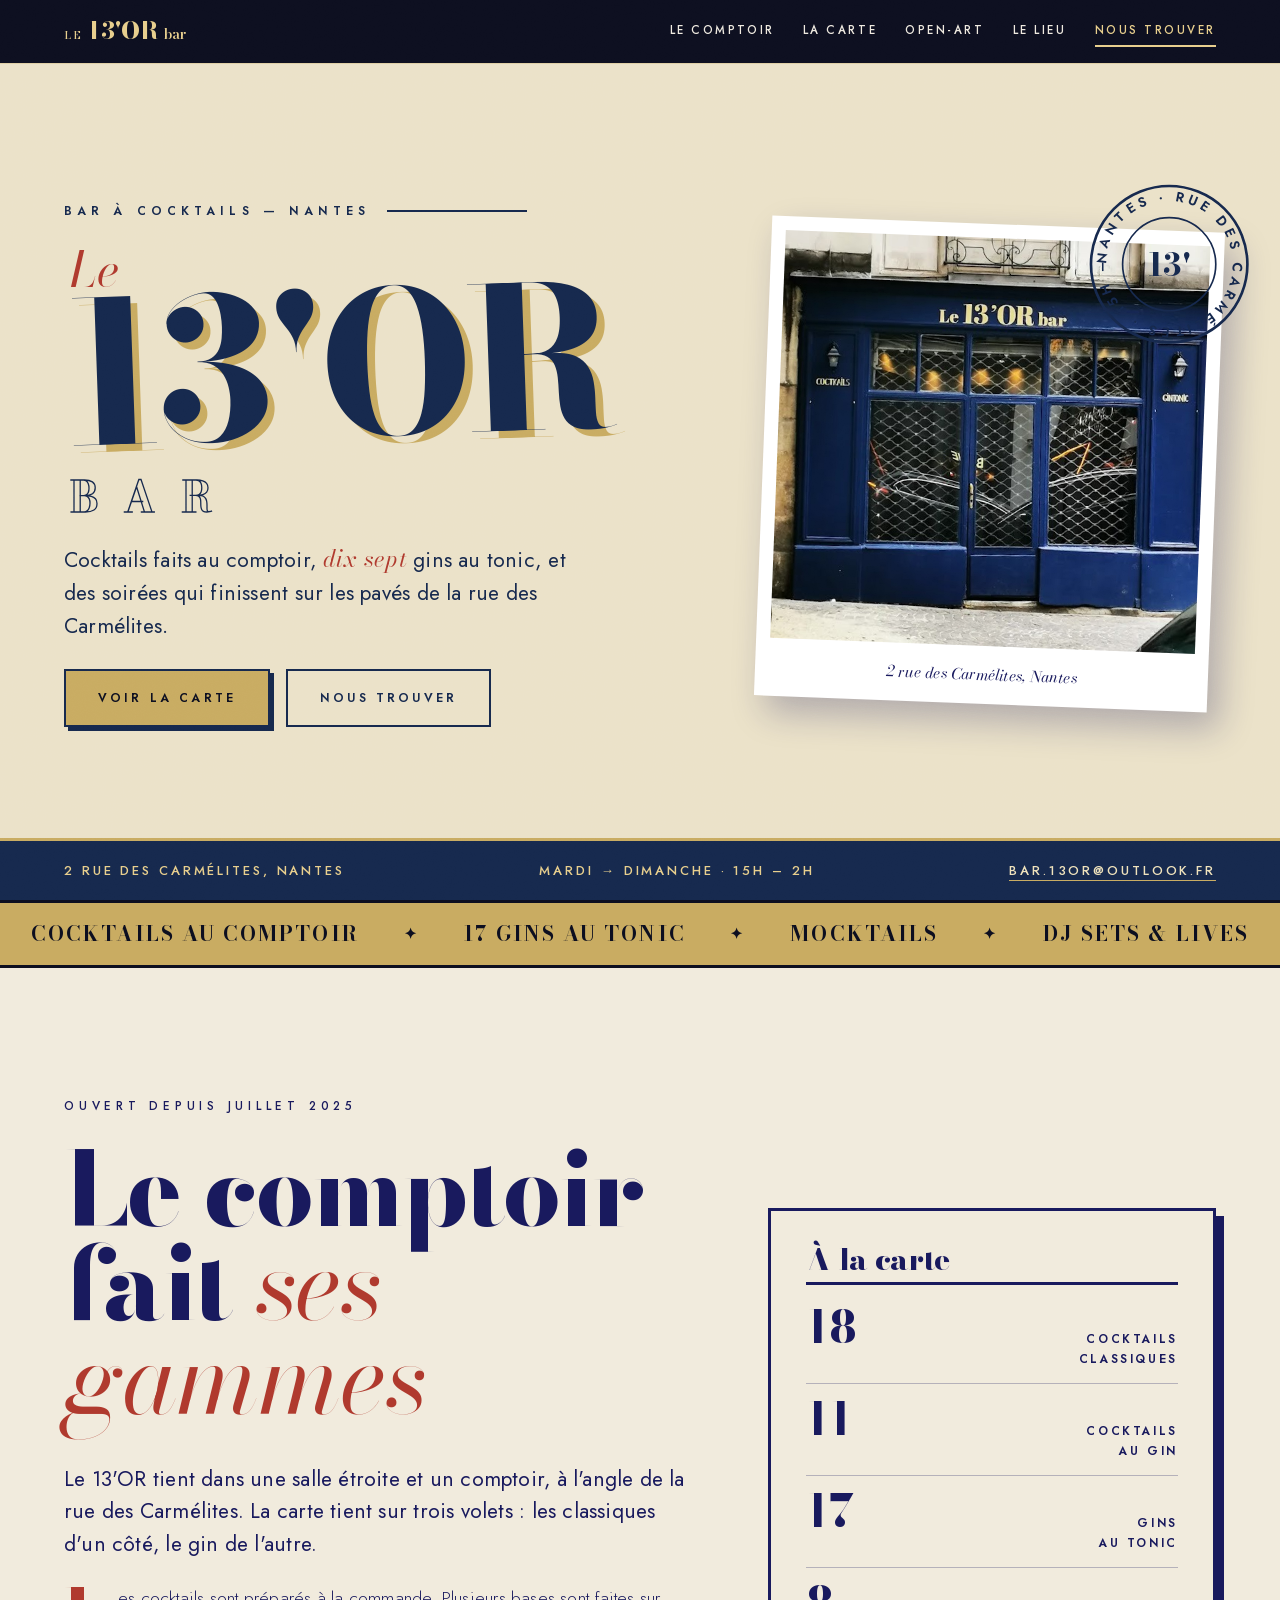
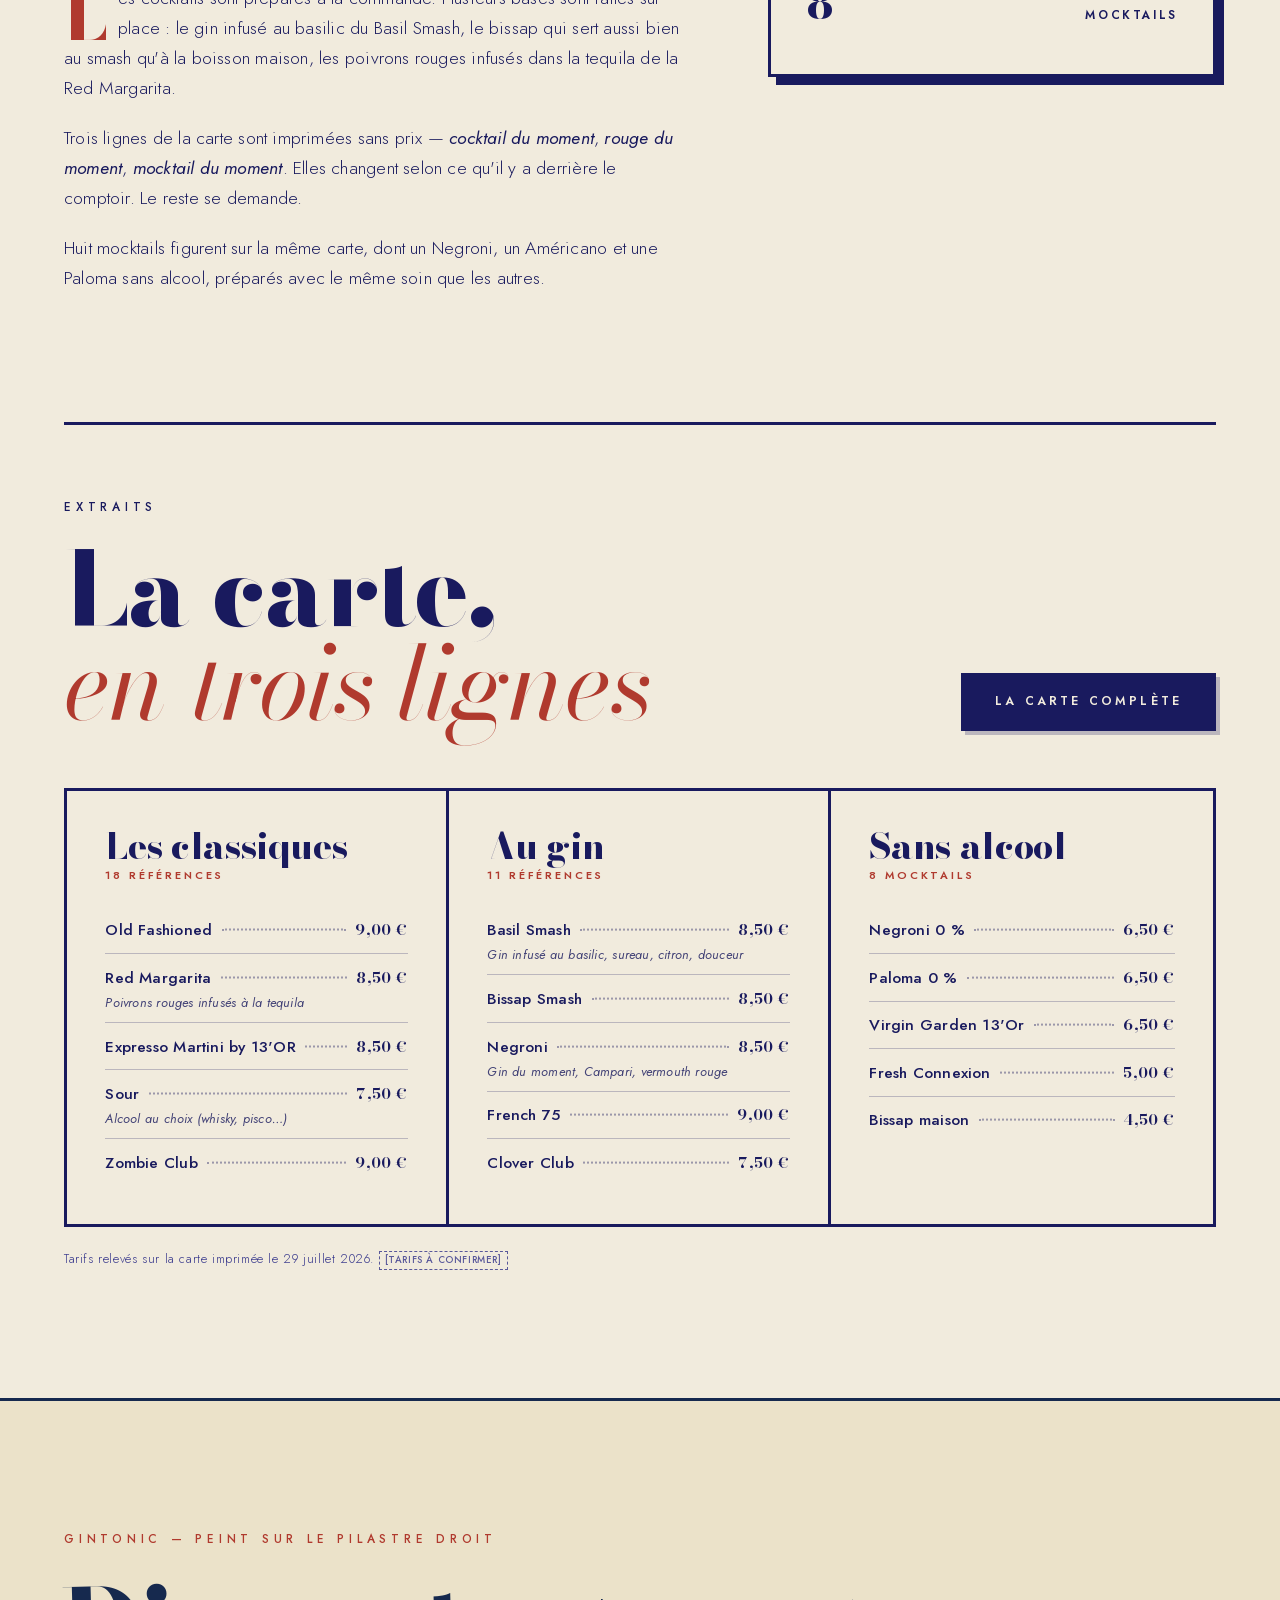
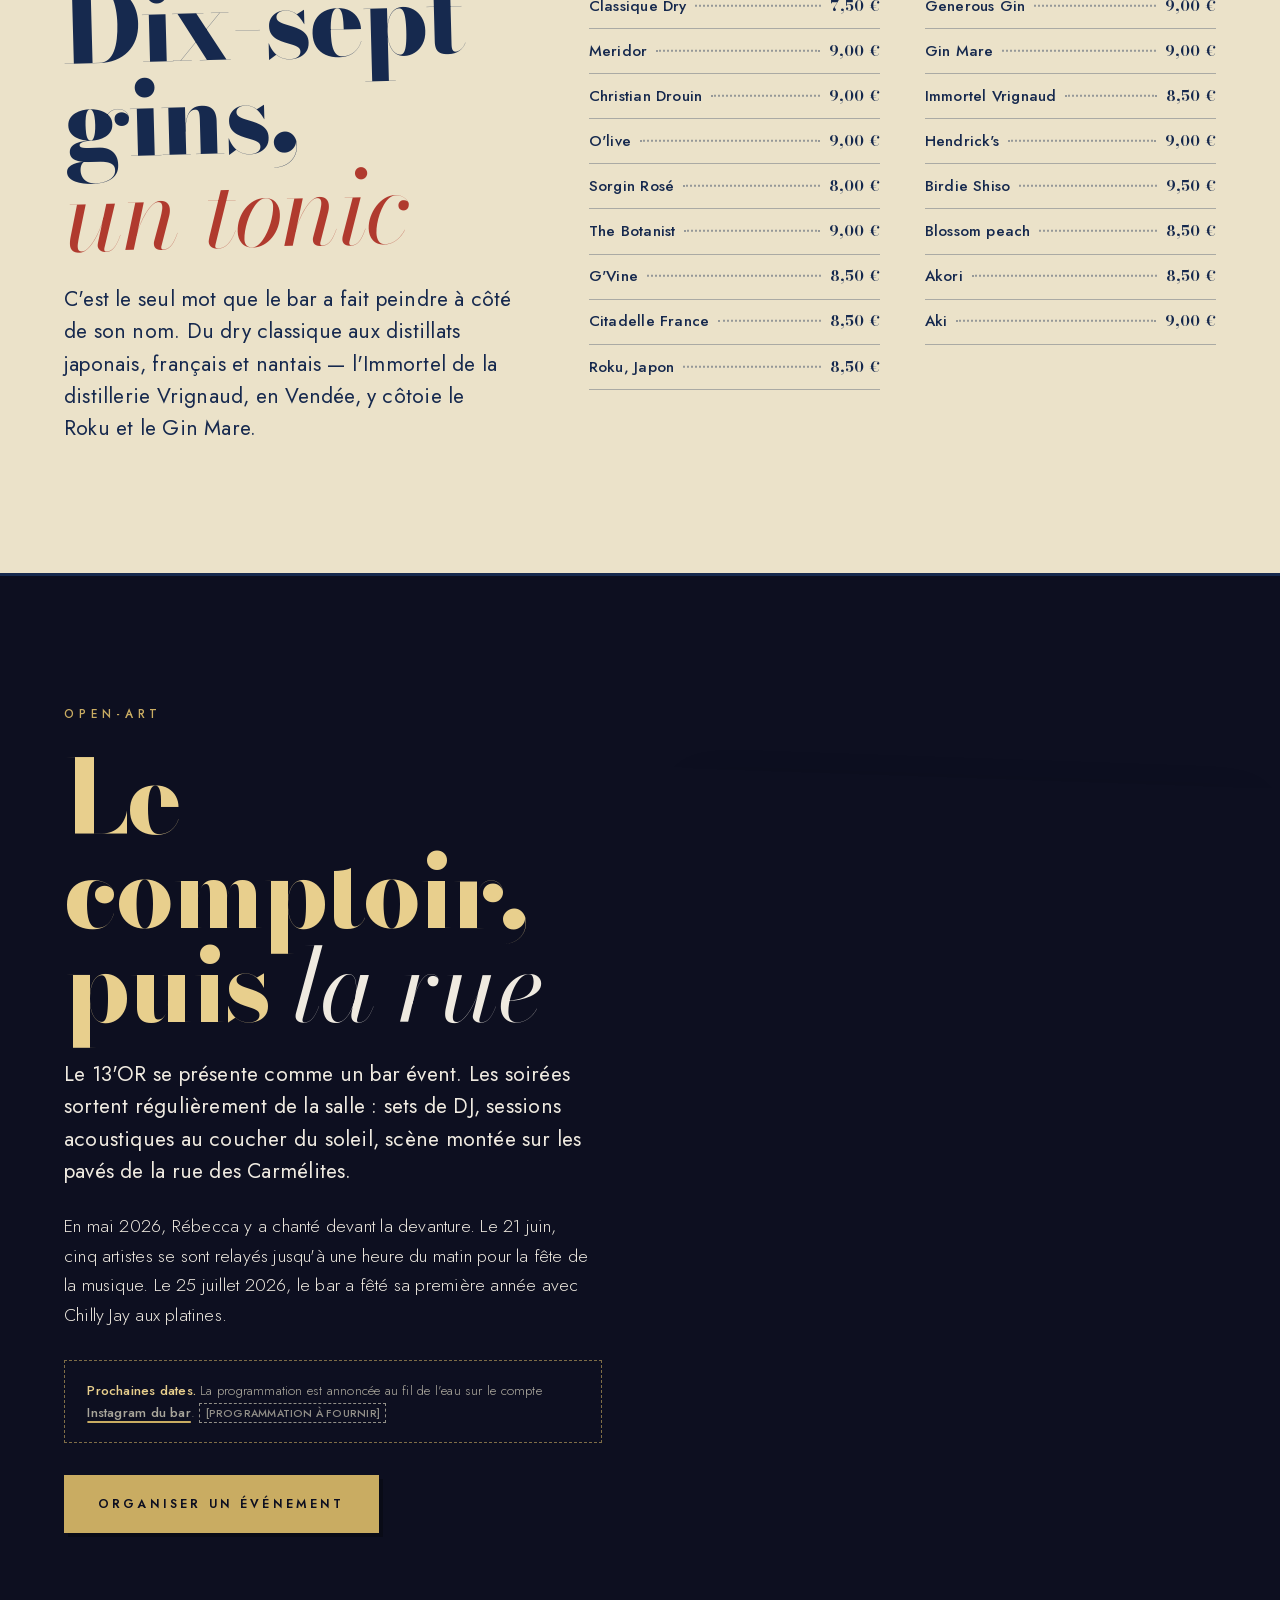
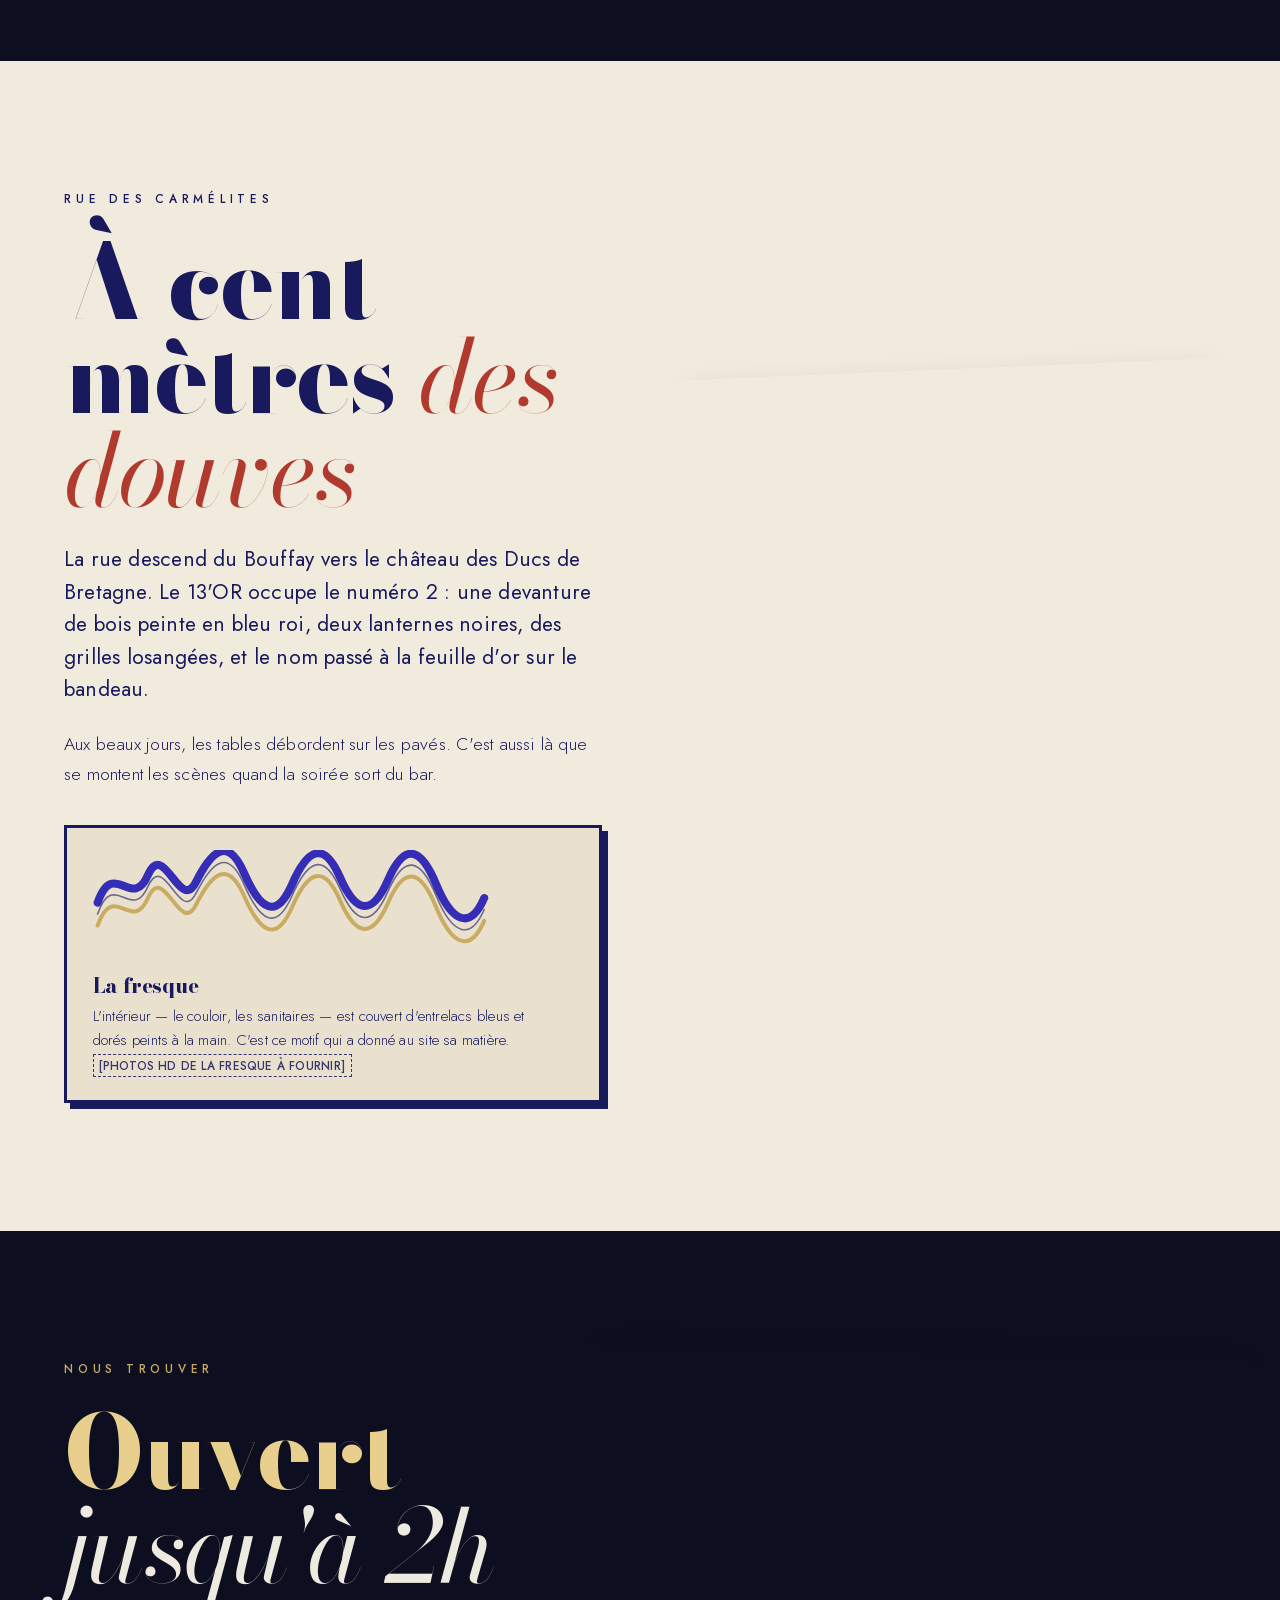
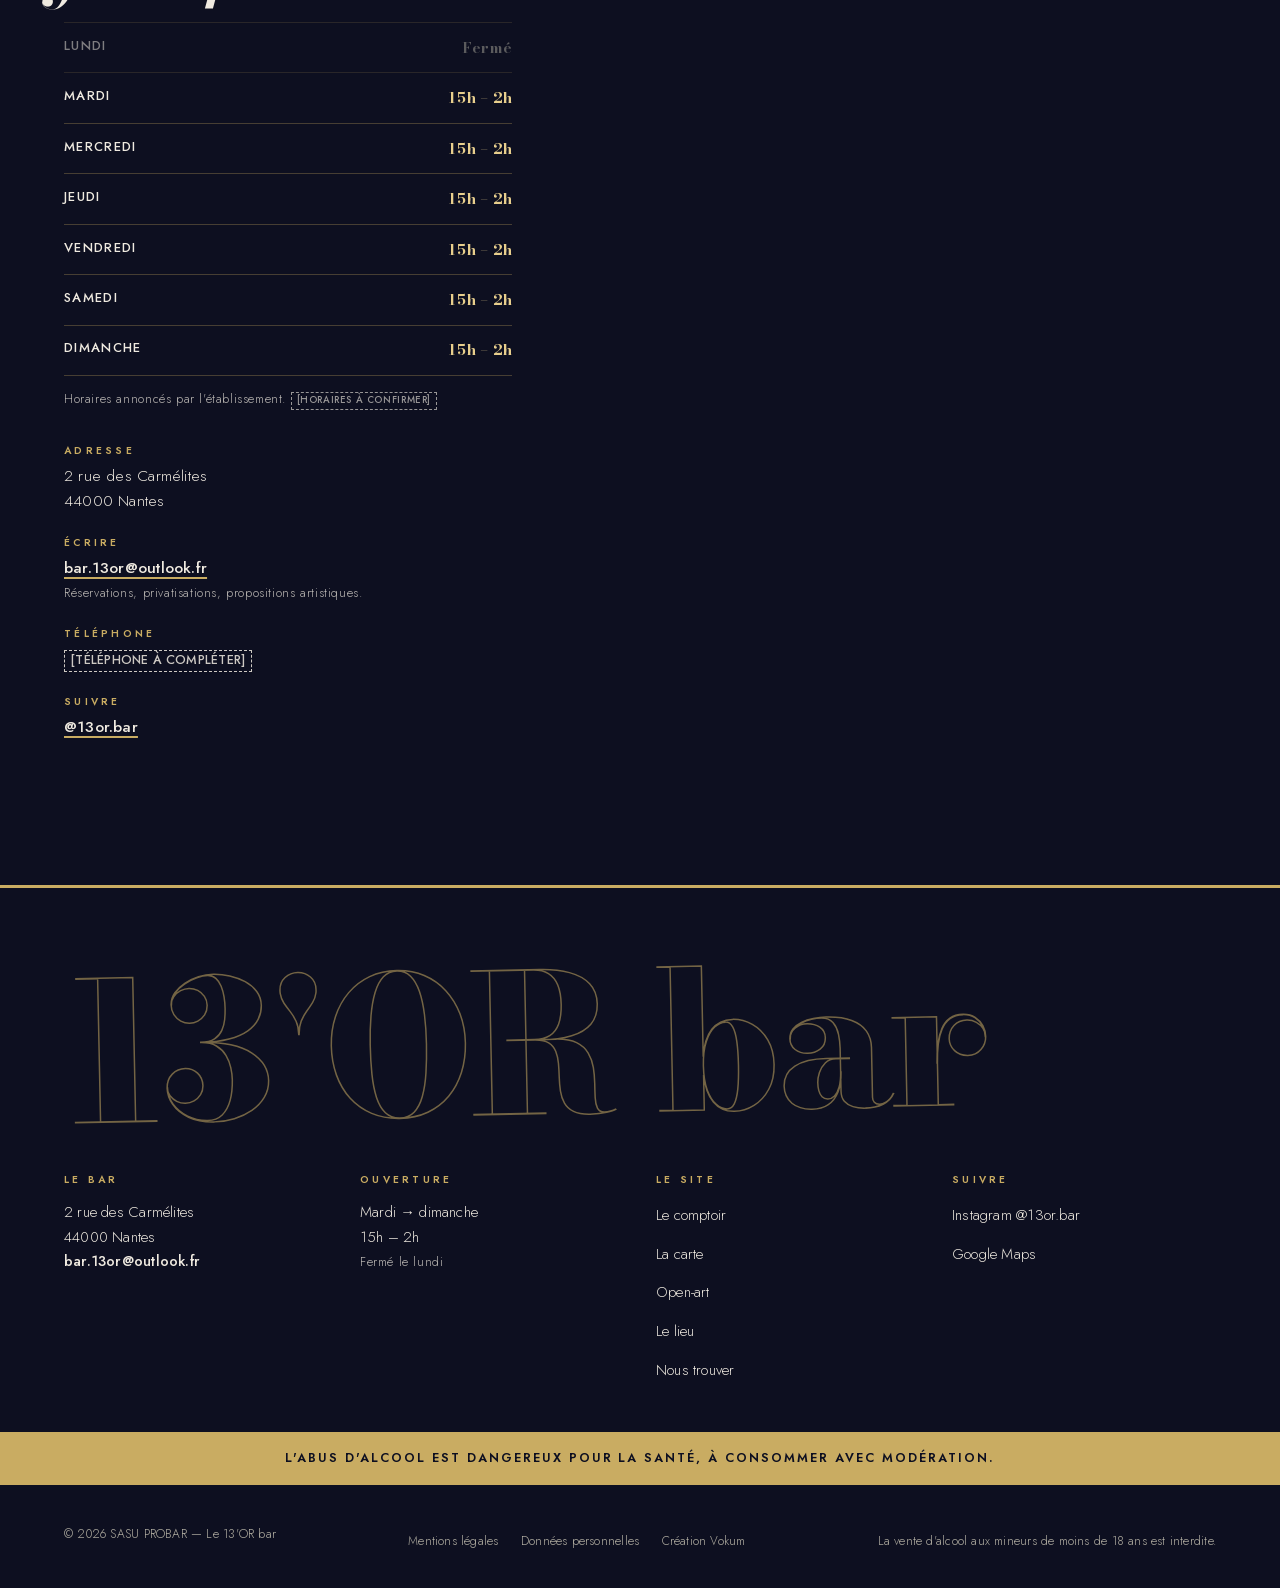
<file: index.html>
<!DOCTYPE html>
<html lang="fr">
<head>
<meta charset="utf-8">
<meta name="viewport" content="width=device-width, initial-scale=1">
<title>Le 13'OR bar — bar à cocktails et gin tonic, rue des Carmélites à Nantes</title>
<meta name="description" content="Bar à cocktails à Nantes, 2 rue des Carmélites, à cent mètres du château des Ducs. Cocktails de mixologie, 17 gins au tonic, mocktails, DJ sets et lives. Du mardi au dimanche, 15h – 2h.">
<link rel="canonical" href="https://le13or-site.vercel.app/">
<meta name="theme-color" content="#16294E">
<meta name="robots" content="index,follow">

<meta property="og:type" content="business.business">
<meta property="og:site_name" content="Le 13'OR bar">
<meta property="og:title" content="Le 13'OR bar — Nantes">
<meta property="og:description" content="Boiserie bleue, lettres d'or, rue des Carmélites. Cocktails faits au comptoir, 17 gins au tonic. Mardi → dimanche, 15h – 2h.">
<meta property="og:url" content="https://le13or-site.vercel.app/">
<meta property="og:image" content="https://le13or-bar.fr/assets/img/facade-13or.jpg">
<meta property="og:locale" content="fr_FR">
<meta name="twitter:card" content="summary_large_image">

<link rel="icon" href="favicon.svg" type="image/svg+xml">
<link rel="apple-touch-icon" href="assets/img/logo-13or.jpg">
<link rel="preload" href="assets/fonts/bodonimoda.woff2" as="font" type="font/woff2" crossorigin>
<link rel="preload" href="assets/fonts/jost-400.woff2" as="font" type="font/woff2" crossorigin>
<script>document.documentElement.classList.add('js');</script>
<link rel="stylesheet" href="assets/css/style.css">

<script type="application/ld+json">
{
  "@context": "https://schema.org",
  "@type": "BarOrPub",
  "@id": "https://le13or-bar.fr/#bar",
  "name": "Le 13'OR bar",
  "alternateName": "13'OR bar",
  "url": "https://le13or-bar.fr/",
  "email": "bar.13or@outlook.fr",
  "image": "https://le13or-bar.fr/assets/img/facade-13or.jpg",
  "description": "Bar à cocktails à Nantes, rue des Carmélites. Cocktails préparés à la commande, carte de gins tonic, mocktails, DJ sets et concerts.",
  "priceRange": "€",
  "currenciesAccepted": "EUR",
  "address": {
    "@type": "PostalAddress",
    "streetAddress": "2 rue des Carmélites",
    "postalCode": "44000",
    "addressLocality": "Nantes",
    "addressRegion": "Pays de la Loire",
    "addressCountry": "FR"
  },
  "geo": { "@type": "GeoCoordinates", "latitude": 47.2163489, "longitude": -1.55135 },
  "hasMap": "https://www.google.com/maps/place/13'OR+bar/@47.2163489,-1.55135,17z",
  "sameAs": ["https://www.instagram.com/13or.bar/"],
  "hasMenu": "https://le13or-bar.fr/carte.html",
  "servesCuisine": "Cocktails",
  "openingHoursSpecification": [{
    "@type": "OpeningHoursSpecification",
    "dayOfWeek": ["Tuesday","Wednesday","Thursday","Friday","Saturday","Sunday"],
    "opens": "15:00",
    "closes": "02:00"
  }]
}
</script>
</head>
<body>

<!-- Ouverture : rideau bleu boiserie, lockup or, levée. Affiché uniquement
     si JS est présent ; retiré du DOM à la fin. -->
<div class="intro" id="intro" aria-hidden="true">
  <p class="intro-lockup">
    <span class="il-le">Le</span>
    <span class="il-nom">13'OR</span>
    <span class="il-bar">bar</span>
  </p>
  <span class="intro-filet"></span>
  <p class="intro-lieu">Rue des Carmélites — Nantes</p>
</div>

<a class="evite" href="#contenu">Aller au contenu</a>

<header class="entete" id="entete">
  <a class="marque" href="/" aria-label="Le 13'OR bar, accueil">
    <span class="m-le">Le</span><span class="m-nom">13'OR</span><span class="m-bar">bar</span>
  </a>
  <nav class="nav-bureau" aria-label="Navigation principale">
    <a href="#le-comptoir">Le comptoir</a>
    <a href="carte.html">La carte</a>
    <a href="#open-art">Open-art</a>
    <a href="#le-lieu">Le lieu</a>
    <a href="#infos">Nous trouver</a>
  </nav>
  <button class="burger" id="burger" aria-expanded="false" aria-controls="menu-mobile" aria-label="Ouvrir le menu">
    <span></span><span></span><span></span>
  </button>
</header>

<div class="menu-mobile" id="menu-mobile" hidden>
  <nav aria-label="Navigation mobile">
    <a href="#le-comptoir">Le comptoir</a>
    <a href="carte.html">La carte</a>
    <a href="#open-art">Open-art</a>
    <a href="#le-lieu">Le lieu</a>
    <a href="#infos">Nous trouver</a>
  </nav>
  <p class="mm-pied">
    2 rue des Carmélites, Nantes<br>
    Mardi → dimanche, 15h – 2h<br>
    <a href="mailto:bar.13or@outlook.fr">bar.13or@outlook.fr</a>
  </p>
</div>

<main id="contenu">

  <!-- ==================== HERO : la pierre et la boiserie ==================== -->
  <section class="hero">

    <div class="hero-scene">
      <div class="conteneur">
        <div class="hero-grille">
          <div class="hero-texte rv">
            <p class="hero-sur">Bar à cocktails — Nantes</p>
            <h1 class="hero-titre">
              <span class="ht-le">Le</span>
              <span class="ht-nom">13'OR</span>
              <span class="ht-bar">bar</span>
            </h1>
            <p class="hero-phrase">
              Cocktails faits au comptoir, <em>dix-sept</em> gins au tonic,
              et des soirées qui finissent sur les pavés de la rue des Carmélites.
            </p>
            <div class="hero-actions">
              <a class="btn" href="carte.html"><span>Voir la carte</span></a>
              <a class="btn btn--contour" href="#infos"><span>Nous trouver</span></a>
            </div>
          </div>

          <div class="hero-photo rv-clip rv--d1">
            <figure class="polaroid">
              <img src="assets/img/facade-13or.jpg"
                   srcset="assets/img/facade-13or.jpg 574w, assets/img/facade-13or@2x.jpg 1148w"
                   sizes="(max-width: 1080px) 90vw, 36vw"
                   width="574" height="550"
                   alt="Devanture du 13'OR bar : boiserie peinte en bleu roi, enseigne « Le 13'OR bar » en lettres dorées, grilles losangées et lanternes murales, rue des Carmélites à Nantes."
                   fetchpriority="high" decoding="async">
              <figcaption>2 rue des Carmélites, Nantes</figcaption>
            </figure>
            <!-- tampon rond tournant -->
            <div class="tampon" aria-hidden="true">
              <svg viewBox="0 0 100 100">
                <defs>
                  <path id="cercleTxt" d="M50,50 m-38,0 a38,38 0 1,1 76,0 a38,38 0 1,1 -76,0"/>
                </defs>
                <circle cx="50" cy="50" r="47" fill="none" stroke="currentColor" stroke-width="1.6"/>
                <circle cx="50" cy="50" r="28" fill="none" stroke="currentColor" stroke-width="1"/>
                <text fill="currentColor" font-family="Jost, sans-serif" font-size="8.2" font-weight="600" letter-spacing="2.4">
                  <textPath href="#cercleTxt">NANTES · RUE DES CARMÉLITES · 15H – 2H ·</textPath>
                </text>
                <text x="50" y="57" text-anchor="middle" fill="currentColor" font-family="'Bodoni Moda', serif" font-size="19" font-weight="800">13'</text>
              </svg>
            </div>
          </div>
        </div>
      </div>
    </div>

    <div class="hero-pied">
      <div class="conteneur">
        <span>2 rue des Carmélites, Nantes</span>
        <span>Mardi → dimanche · 15h – 2h</span>
        <span><a href="mailto:bar.13or@outlook.fr">bar.13or@outlook.fr</a></span>
      </div>
    </div>
  </section>

  <!-- ==================== BANDEAU OR ==================== -->
  <div class="bandeau" aria-hidden="true">
    <div class="bandeau-piste">
      <span>Cocktails au comptoir</span><span>17 gins au tonic</span><span>Mocktails</span><span>DJ sets &amp; lives</span>
    </div>
  </div>

  <!-- ==================== LE COMPTOIR (papier) ==================== -->
  <section class="section section--papier" id="le-comptoir">
    <div class="conteneur">
      <div class="comptoir-grille">
        <div class="comptoir-texte rv">
          <p class="sur-titre">Ouvert depuis juillet 2025</p>
          <h2 class="titre-section">Le comptoir fait <em>ses gammes</em></h2>
          <p class="chapeau">
            Le 13'OR tient dans une salle étroite et un comptoir, à l'angle de la rue des
            Carmélites. La carte tient sur trois volets : les classiques d'un côté, le gin de l'autre.
          </p>
          <p class="lettrine" style="margin-top:1.4rem">
            Les cocktails sont préparés à la commande. Plusieurs bases sont faites sur place :
            le gin infusé au basilic du Basil Smash, le bissap qui sert aussi bien au smash qu'à la
            boisson maison, les poivrons rouges infusés dans la tequila de la Red Margarita.
          </p>
          <p>
            Trois lignes de la carte sont imprimées sans prix — <em>cocktail du moment</em>,
            <em>rouge du moment</em>, <em>mocktail du moment</em>. Elles changent selon ce qu'il y a
            derrière le comptoir. Le reste se demande.
          </p>
          <p>
            Huit mocktails figurent sur la même carte, dont un Negroni, un Américano et une Paloma
            sans alcool, préparés avec le même soin que les autres.
          </p>
        </div>

        <aside class="comptoir-programme rv rv--d1" aria-label="La carte en chiffres">
          <h3>À la carte</h3>
          <ol>
            <li><span class="cp-nb">18</span><span class="cp-nom">Cocktails<br>classiques</span></li>
            <li><span class="cp-nb">11</span><span class="cp-nom">Cocktails<br>au gin</span></li>
            <li><span class="cp-nb">17</span><span class="cp-nom">Gins<br>au tonic</span></li>
            <li><span class="cp-nb">8</span><span class="cp-nom">Mocktails</span></li>
          </ol>
        </aside>
      </div>
    </div>
  </section>

  <!-- ==================== EXTRAIT DE CARTE (papier) ==================== -->
  <section class="section section--papier" id="extrait" style="padding-top:0">
    <div class="conteneur">
      <hr style="border:0;border-top:3px solid var(--encre);margin:0 0 clamp(2.5rem,6vw,4.5rem)">
      <div class="extrait-tete rv">
        <div>
          <p class="sur-titre">Extraits</p>
          <h2 class="titre-section">La carte,<br><em>en trois lignes</em></h2>
        </div>
        <a class="btn" href="carte.html"><span>La carte complète</span></a>
      </div>

      <div class="colonnes-carte rv rv--d1">
        <div class="bloc-carte">
          <h3>Les classiques</h3>
          <span class="bc-note">18 références</span>
          <ul class="liste-prix">
            <li><span class="lp-ligne"><span class="lp-nom">Old Fashioned</span><span class="lp-points"></span><span class="lp-prix">9,00 €</span></span></li>
            <li><span class="lp-ligne"><span class="lp-nom">Red Margarita</span><span class="lp-points"></span><span class="lp-prix">8,50 €</span></span><span class="lp-detail">Poivrons rouges infusés à la tequila</span></li>
            <li><span class="lp-ligne"><span class="lp-nom">Expresso Martini by 13'OR</span><span class="lp-points"></span><span class="lp-prix">8,50 €</span></span></li>
            <li><span class="lp-ligne"><span class="lp-nom">Sour</span><span class="lp-points"></span><span class="lp-prix">7,50 €</span></span><span class="lp-detail">Alcool au choix (whisky, pisco…)</span></li>
            <li><span class="lp-ligne"><span class="lp-nom">Zombie Club</span><span class="lp-points"></span><span class="lp-prix">9,00 €</span></span></li>
          </ul>
        </div>

        <div class="bloc-carte">
          <h3>Au gin</h3>
          <span class="bc-note">11 références</span>
          <ul class="liste-prix">
            <li><span class="lp-ligne"><span class="lp-nom">Basil Smash</span><span class="lp-points"></span><span class="lp-prix">8,50 €</span></span><span class="lp-detail">Gin infusé au basilic, sureau, citron, douceur</span></li>
            <li><span class="lp-ligne"><span class="lp-nom">Bissap Smash</span><span class="lp-points"></span><span class="lp-prix">8,50 €</span></span></li>
            <li><span class="lp-ligne"><span class="lp-nom">Negroni</span><span class="lp-points"></span><span class="lp-prix">8,50 €</span></span><span class="lp-detail">Gin du moment, Campari, vermouth rouge</span></li>
            <li><span class="lp-ligne"><span class="lp-nom">French 75</span><span class="lp-points"></span><span class="lp-prix">9,00 €</span></span></li>
            <li><span class="lp-ligne"><span class="lp-nom">Clover Club</span><span class="lp-points"></span><span class="lp-prix">7,50 €</span></span></li>
          </ul>
        </div>

        <div class="bloc-carte">
          <h3>Sans alcool</h3>
          <span class="bc-note">8 mocktails</span>
          <ul class="liste-prix">
            <li><span class="lp-ligne"><span class="lp-nom">Negroni 0 %</span><span class="lp-points"></span><span class="lp-prix">6,50 €</span></span></li>
            <li><span class="lp-ligne"><span class="lp-nom">Paloma 0 %</span><span class="lp-points"></span><span class="lp-prix">6,50 €</span></span></li>
            <li><span class="lp-ligne"><span class="lp-nom">Virgin Garden 13'Or</span><span class="lp-points"></span><span class="lp-prix">6,50 €</span></span></li>
            <li><span class="lp-ligne"><span class="lp-nom">Fresh Connexion</span><span class="lp-points"></span><span class="lp-prix">5,00 €</span></span></li>
            <li><span class="lp-ligne"><span class="lp-nom">Bissap maison</span><span class="lp-points"></span><span class="lp-prix">4,50 €</span></span></li>
          </ul>
        </div>
      </div>

      <p class="mention" style="margin-top:1.4rem">
        Tarifs relevés sur la carte imprimée le 29 juillet 2026. <span class="todo-inline">[TARIFS À CONFIRMER]</span>
      </p>
    </div>
  </section>

  <!-- ==================== LE GIN (affiche) ==================== -->
  <section class="section section--pierre gin" id="le-gin">
    <div class="conteneur">
      <div class="gin-grille">
        <div class="gin-intro rv">
          <p class="sur-titre">Gintonic — peint sur le pilastre droit</p>
          <h2 class="titre-section">Dix-sept gins,<br><em>un tonic</em></h2>
          <p class="chapeau">
            C'est le seul mot que le bar a fait peindre à côté de son nom. Du dry classique aux
            distillats japonais, français et nantais — l'Immortel de la distillerie Vrignaud,
            en Vendée, y côtoie le Roku et le Gin Mare.
          </p>
        </div>

        <ul class="gin-liste rv rv--d1">
          <li><span class="g-nom">Classique Dry</span><span class="g-points"></span><span class="g-prix">7,50 €</span></li>
          <li><span class="g-nom">Meridor</span><span class="g-points"></span><span class="g-prix">9,00 €</span></li>
          <li><span class="g-nom">Christian Drouin</span><span class="g-points"></span><span class="g-prix">9,00 €</span></li>
          <li><span class="g-nom">O'live</span><span class="g-points"></span><span class="g-prix">9,00 €</span></li>
          <li><span class="g-nom">Sorgin Rosé</span><span class="g-points"></span><span class="g-prix">8,00 €</span></li>
          <li><span class="g-nom">The Botanist</span><span class="g-points"></span><span class="g-prix">9,00 €</span></li>
          <li><span class="g-nom">G'Vine</span><span class="g-points"></span><span class="g-prix">8,50 €</span></li>
          <li><span class="g-nom">Citadelle France</span><span class="g-points"></span><span class="g-prix">8,50 €</span></li>
          <li><span class="g-nom">Roku, Japon</span><span class="g-points"></span><span class="g-prix">8,50 €</span></li>
          <li><span class="g-nom">Generous Gin</span><span class="g-points"></span><span class="g-prix">9,00 €</span></li>
          <li><span class="g-nom">Gin Mare</span><span class="g-points"></span><span class="g-prix">9,00 €</span></li>
          <li><span class="g-nom">Immortel Vrignaud</span><span class="g-points"></span><span class="g-prix">8,50 €</span></li>
          <li><span class="g-nom">Hendrick's</span><span class="g-points"></span><span class="g-prix">9,00 €</span></li>
          <li><span class="g-nom">Birdie Shiso</span><span class="g-points"></span><span class="g-prix">9,50 €</span></li>
          <li><span class="g-nom">Blossom peach</span><span class="g-points"></span><span class="g-prix">8,50 €</span></li>
          <li><span class="g-nom">Akori</span><span class="g-points"></span><span class="g-prix">8,50 €</span></li>
          <li><span class="g-nom">Aki</span><span class="g-points"></span><span class="g-prix">9,00 €</span></li>
        </ul>
      </div>
    </div>
  </section>

  <!-- ==================== OPEN-ART (nuit) ==================== -->
  <section class="section section--nuit" id="open-art">
    <div class="conteneur">
      <div class="prog-grille">
        <div class="prog-texte rv">
          <p class="sur-titre" style="color:var(--or)">Open-art</p>
          <h2 class="titre-section">Le comptoir, puis <em>la rue</em></h2>
          <p class="chapeau">
            Le 13'OR se présente comme un bar évent. Les soirées sortent régulièrement de la
            salle : sets de DJ, sessions acoustiques au coucher du soleil, scène montée sur les
            pavés de la rue des Carmélites.
          </p>
          <p>
            En mai 2026, Rébecca y a chanté devant la devanture. Le 21 juin, cinq artistes se sont
            relayés jusqu'à une heure du matin pour la fête de la musique. Le 25 juillet 2026,
            le bar a fêté sa première année avec Chilly Jay aux platines.
          </p>

          <div class="prog-encart">
            <strong>Prochaines dates.</strong> La programmation est annoncée au fil de l'eau sur
            le compte <a class="lien" href="https://www.instagram.com/13or.bar/" target="_blank" rel="noopener">Instagram du bar</a>.
            <span class="todo-inline">[PROGRAMMATION À FOURNIR]</span>
          </div>

          <p style="margin-top:2rem">
            <a class="btn" href="mailto:bar.13or@outlook.fr?subject=Priv%C3%A9e%20ou%20%C3%A9v%C3%A9nement%20au%2013%27OR"><span>Organiser un événement</span></a>
          </p>
        </div>

        <div class="affiche-flyer rv-clip rv--d1">
          <p class="affiche-titre"><span>13'OR</span><span>Party</span></p>
          <p class="affiche-sous">Fête de la musique — 21 juin 2026</p>
          <ul class="affiche-liste">
            <li><span>20h00</span><span>Majam</span></li>
            <li><span>21h00</span><span>Dors-Rêve +</span></li>
            <li><span>22h30</span><span>Boun</span></li>
            <li><span>23h15</span><span>Hathara</span></li>
            <li><span>—</span><span>Chilly Jay</span></li>
          </ul>
          <p class="affiche-note">Affiche reprise de la programmation annoncée par le bar.</p>
        </div>
      </div>
    </div>
  </section>

  <!-- ==================== LE LIEU (papier) ==================== -->
  <section class="section section--papier" id="le-lieu">
    <div class="conteneur">
      <div class="lieu-grille">
        <div class="lieu-texte rv">
          <p class="sur-titre">Rue des Carmélites</p>
          <h2 class="titre-section">À cent mètres <em>des douves</em></h2>
          <p class="chapeau">
            La rue descend du Bouffay vers le château des Ducs de Bretagne. Le 13'OR occupe le
            numéro 2 : une devanture de bois peinte en bleu roi, deux lanternes noires, des grilles
            losangées, et le nom passé à la feuille d'or sur le bandeau.
          </p>
          <p>
            Aux beaux jours, les tables débordent sur les pavés. C'est aussi là que se montent les
            scènes quand la soirée sort du bar.
          </p>

          <div class="fresque-encart">
            <svg viewBox="0 0 420 90" fill="none" stroke-linecap="round" role="img"
                 aria-label="Motif d'entrelacs bleus et dorés, d'après la fresque peinte à l'intérieur du bar.">
              <path d="M4 46c14-40 30 8 44-24s28 34 42 6 28-40 42-8 28 42 42 10 28-38 42-6 28 34 42 2 28-30 42 4 30 40 42 12"
                    stroke="#221AB4" stroke-width="7" opacity=".9"/>
              <path d="M4 66c14-40 30 8 44-24s28 34 42 6 28-40 42-8 28 42 42 10 28-38 42-6 28 34 42 2 28-30 42 4 30 40 42 12"
                    stroke="#C9AC62" stroke-width="3.5"/>
              <path d="M4 56c14-40 30 8 44-24s28 34 42 6 28-40 42-8 28 42 42 10 28-38 42-6 28 34 42 2 28-30 42 4 30 40 42 12"
                    stroke="#191A5E" stroke-width="1.4" opacity=".6"/>
            </svg>
            <h3>La fresque</h3>
            <p>
              L'intérieur — le couloir, les sanitaires — est couvert d'entrelacs bleus et dorés
              peints à la main. C'est ce motif qui a donné au site sa matière.
              <span class="todo-inline">[PHOTOS HD DE LA FRESQUE À FOURNIR]</span>
            </p>
          </div>
        </div>

        <figure class="polaroid rv-clip rv--d1">
          <img src="assets/img/facade-13or.jpg"
               srcset="assets/img/facade-13or.jpg 574w, assets/img/facade-13or@2x.jpg 1148w"
               sizes="(max-width: 1080px) 90vw, 42vw"
               width="574" height="550" loading="lazy" decoding="async"
               alt="Devanture du 13'OR bar : boiserie peinte en bleu roi, enseigne « Le 13'OR bar » en lettres dorées, grilles losangées et lanternes murales, rue des Carmélites à Nantes.">
          <figcaption>2 rue des Carmélites, Nantes</figcaption>
        </figure>
      </div>
    </div>
  </section>

  <!-- ==================== INFOS (nuit) ==================== -->
  <section class="section section--nuit" id="infos">
    <div class="conteneur">
      <div class="infos-grille">
        <div class="rv">
          <p class="sur-titre" style="color:var(--or)">Nous trouver</p>
          <h2 class="titre-section">Ouvert <em>jusqu'à 2h</em></h2>

          <ul class="horaires">
            <li class="est-ferme"><span class="h-jour">Lundi</span><span class="h-heure">Fermé</span></li>
            <li><span class="h-jour">Mardi</span><span class="h-heure">15h – 2h</span></li>
            <li><span class="h-jour">Mercredi</span><span class="h-heure">15h – 2h</span></li>
            <li><span class="h-jour">Jeudi</span><span class="h-heure">15h – 2h</span></li>
            <li><span class="h-jour">Vendredi</span><span class="h-heure">15h – 2h</span></li>
            <li><span class="h-jour">Samedi</span><span class="h-heure">15h – 2h</span></li>
            <li><span class="h-jour">Dimanche</span><span class="h-heure">15h – 2h</span></li>
          </ul>
          <p class="mention" style="margin-top:.9rem">
            Horaires annoncés par l'établissement. <span class="todo-inline">[HORAIRES À CONFIRMER]</span>
          </p>

          <dl class="coords">
            <div>
              <dt>Adresse</dt>
              <dd>2 rue des Carmélites<br>44000 Nantes</dd>
            </div>
            <div>
              <dt>Écrire</dt>
              <dd>
                <a class="lien" href="mailto:bar.13or@outlook.fr">bar.13or@outlook.fr</a><br>
                <span class="mention">Réservations, privatisations, propositions artistiques.</span>
              </dd>
            </div>
            <div>
              <dt>Téléphone</dt>
              <dd><span class="todo-inline">[TÉLÉPHONE À COMPLÉTER]</span></dd>
            </div>
            <div>
              <dt>Suivre</dt>
              <dd><a class="lien" href="https://www.instagram.com/13or.bar/" target="_blank" rel="noopener">@13or.bar</a></dd>
            </div>
          </dl>
        </div>

        <div class="plan rv-clip rv--d1">
          <!-- La carte Google Maps n'est PAS chargée avant le clic :
               aucun traceur tiers tant que le visiteur ne l'a pas demandée. -->
          <div class="gmaps" id="gmaps"
               data-src="https://www.google.com/maps?q=13%27OR%20bar%2C%202%20rue%20des%20Carm%C3%A9lites%2C%2044000%20Nantes&z=17&hl=fr&output=embed">
            <div class="gmaps-voile">
              <svg viewBox="0 0 60 60" fill="none" stroke="currentColor" stroke-width="2.5"
                   stroke-linecap="round" stroke-linejoin="round" aria-hidden="true" class="gmaps-pin">
                <path d="M30 54c12-14 19-23 19-32a19 19 0 1 0-38 0c0 9 7 18 19 32Z"/>
                <circle cx="30" cy="22" r="7"/>
              </svg>
              <p class="gmaps-titre">2 rue des Carmélites, Nantes</p>
              <p class="gmaps-note">
                La carte est fournie par Google Maps. En l'affichant, vous acceptez que Google
                dépose des cookies et collecte des données de navigation.
              </p>
              <button type="button" class="btn gmaps-charger" id="gmaps-charger">
                <span>Afficher la carte</span>
              </button>
              <a class="gmaps-alt" href="https://www.google.com/maps/place/13'OR+bar/@47.2163489,-1.55135,17z" target="_blank" rel="noopener">
                Ou ouvrir dans Google Maps
              </a>
            </div>
          </div>

          <div class="plan-actions">
            <a class="btn" href="https://www.google.com/maps/place/13'OR+bar/@47.2163489,-1.55135,17z" target="_blank" rel="noopener"><span>Itinéraire</span></a>
            <a class="btn btn--contour" href="https://www.instagram.com/13or.bar/" target="_blank" rel="noopener"><span>Instagram</span></a>
          </div>
          <p class="mention" style="margin-top:1rem">
            La carte Google Maps ne se charge qu'après votre clic — aucun traceur n'est déposé
            avant. Le lien « Itinéraire » ouvre Google Maps dans un nouvel onglet.
          </p>
        </div>
      </div>
    </div>
  </section>

</main>

<footer class="pied">
  <div class="conteneur">
    <p class="pied-mot">13'OR bar</p>
    <div class="pied-grille">
      <div>
        <h2>Le bar</h2>
        <p>
          2 rue des Carmélites<br>
          44000 Nantes<br>
          <a class="lien" href="mailto:bar.13or@outlook.fr">bar.13or@outlook.fr</a>
        </p>
      </div>
      <div>
        <h2>Ouverture</h2>
        <p>Mardi → dimanche<br>15h – 2h<br><span class="mention">Fermé le lundi</span></p>
      </div>
      <div>
        <h2>Le site</h2>
        <ul>
          <li><a href="#le-comptoir">Le comptoir</a></li>
          <li><a href="carte.html">La carte</a></li>
          <li><a href="#open-art">Open-art</a></li>
          <li><a href="#le-lieu">Le lieu</a></li>
          <li><a href="#infos">Nous trouver</a></li>
        </ul>
      </div>
      <div>
        <h2>Suivre</h2>
        <ul>
          <li><a href="https://www.instagram.com/13or.bar/" target="_blank" rel="noopener">Instagram @13or.bar</a></li>
          <li><a href="https://www.google.com/maps/place/13'OR+bar/@47.2163489,-1.55135,17z" target="_blank" rel="noopener">Google Maps</a></li>
        </ul>
      </div>
    </div>
  </div>

  <p class="avertissement-alcool">
    L'abus d'alcool est dangereux pour la santé, à consommer avec modération.
  </p>

  <div class="conteneur">
    <div class="pied-bas">
      <p>© 2026 SASU PROBAR — Le 13'OR bar</p>
      <nav aria-label="Liens juridiques">
        <a href="mentions-legales.html">Mentions légales</a>
        <a href="politique-de-confidentialite.html">Données personnelles</a>
        <a href="https://vokumagency.com" target="_blank" rel="noopener">Création Vokum</a>
      </nav>
      <p>La vente d'alcool aux mineurs de moins de 18 ans est interdite.</p>
    </div>
  </div>
</footer>

<script src="assets/js/main.js" defer></script>
</body>
</html>
</file>
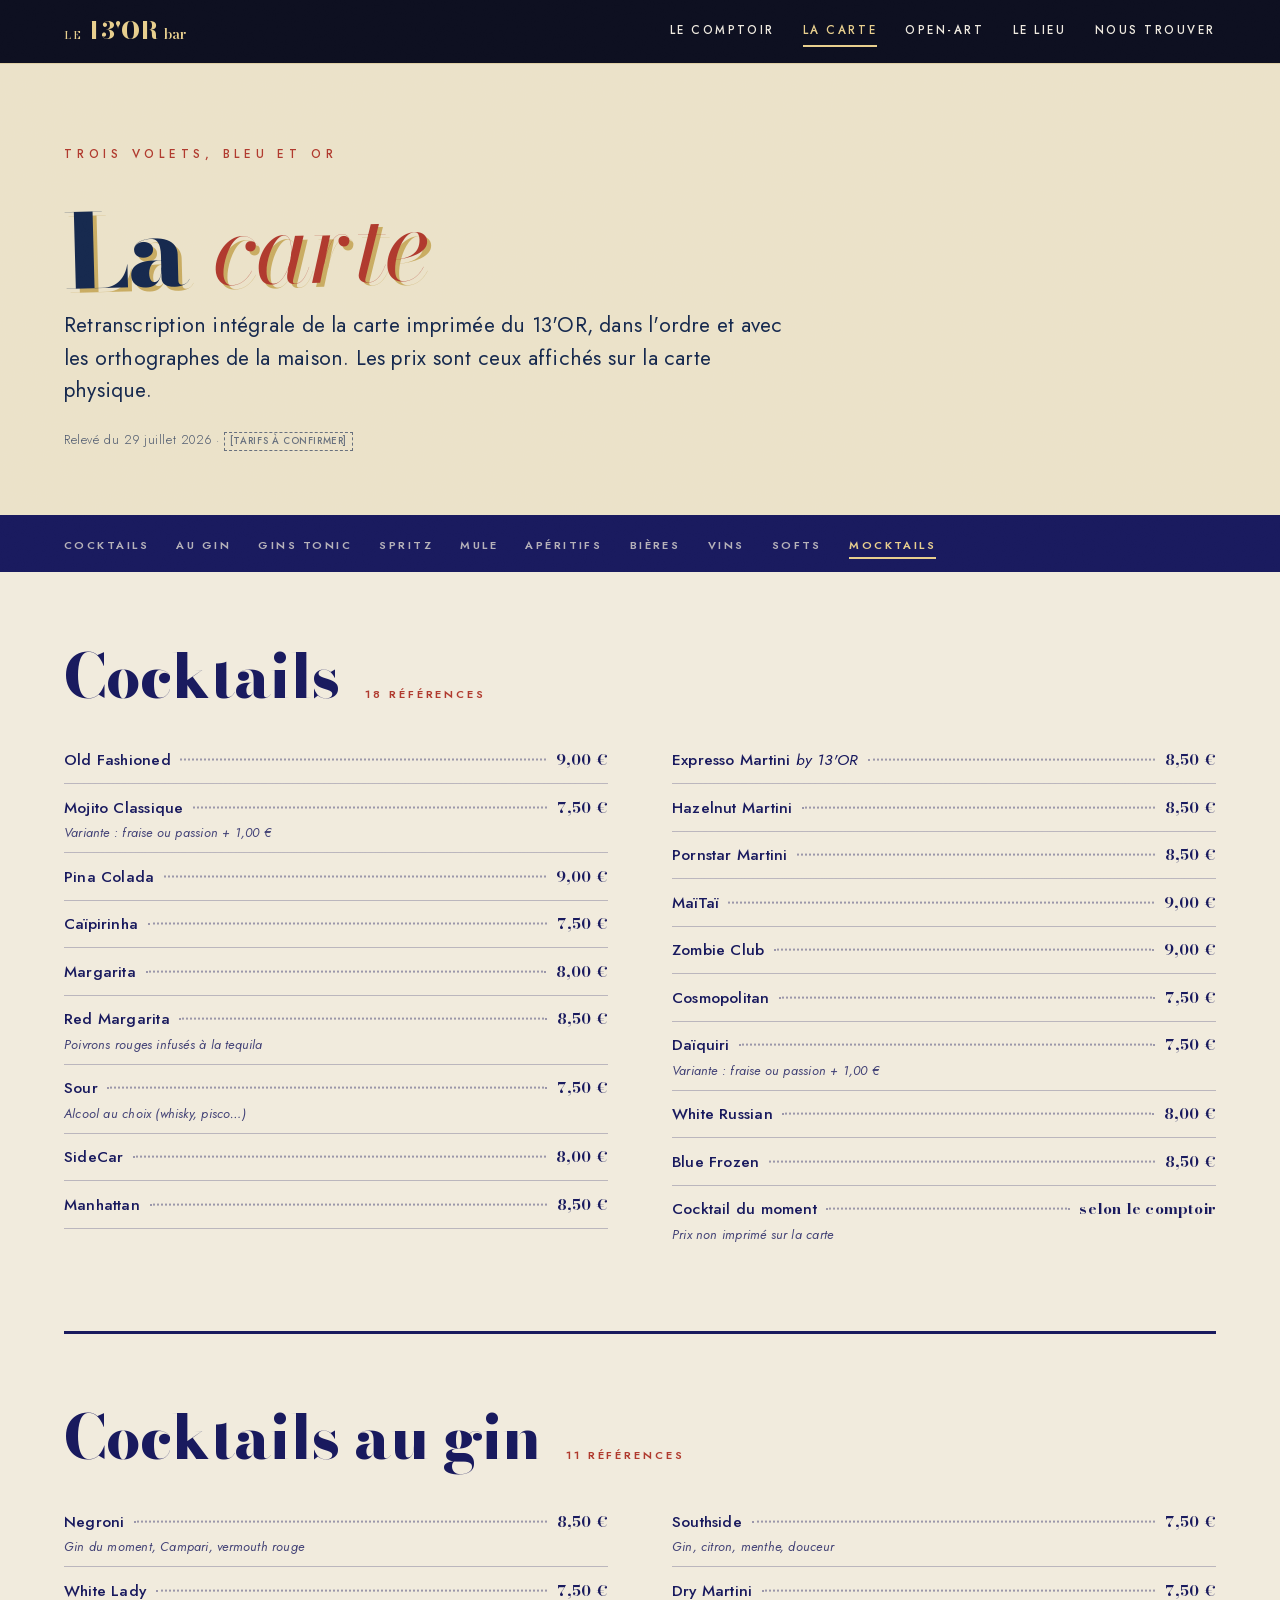
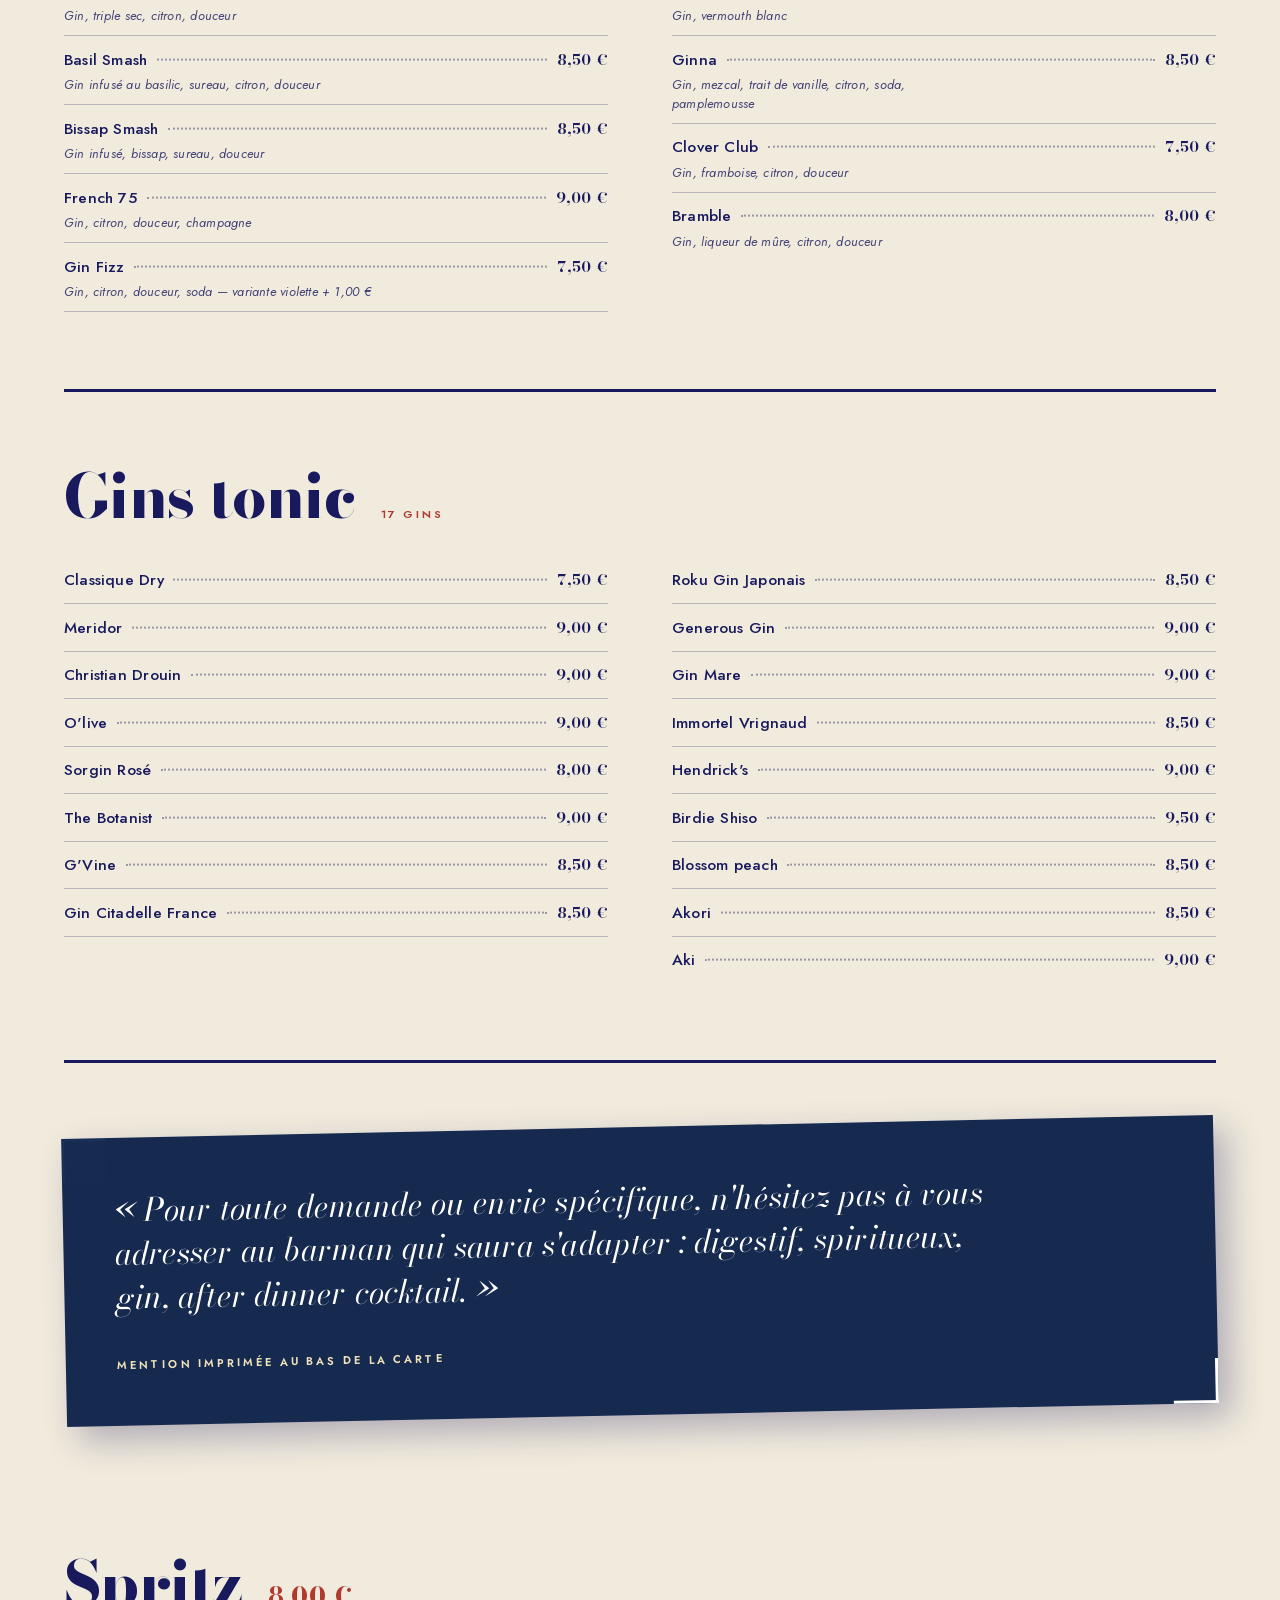
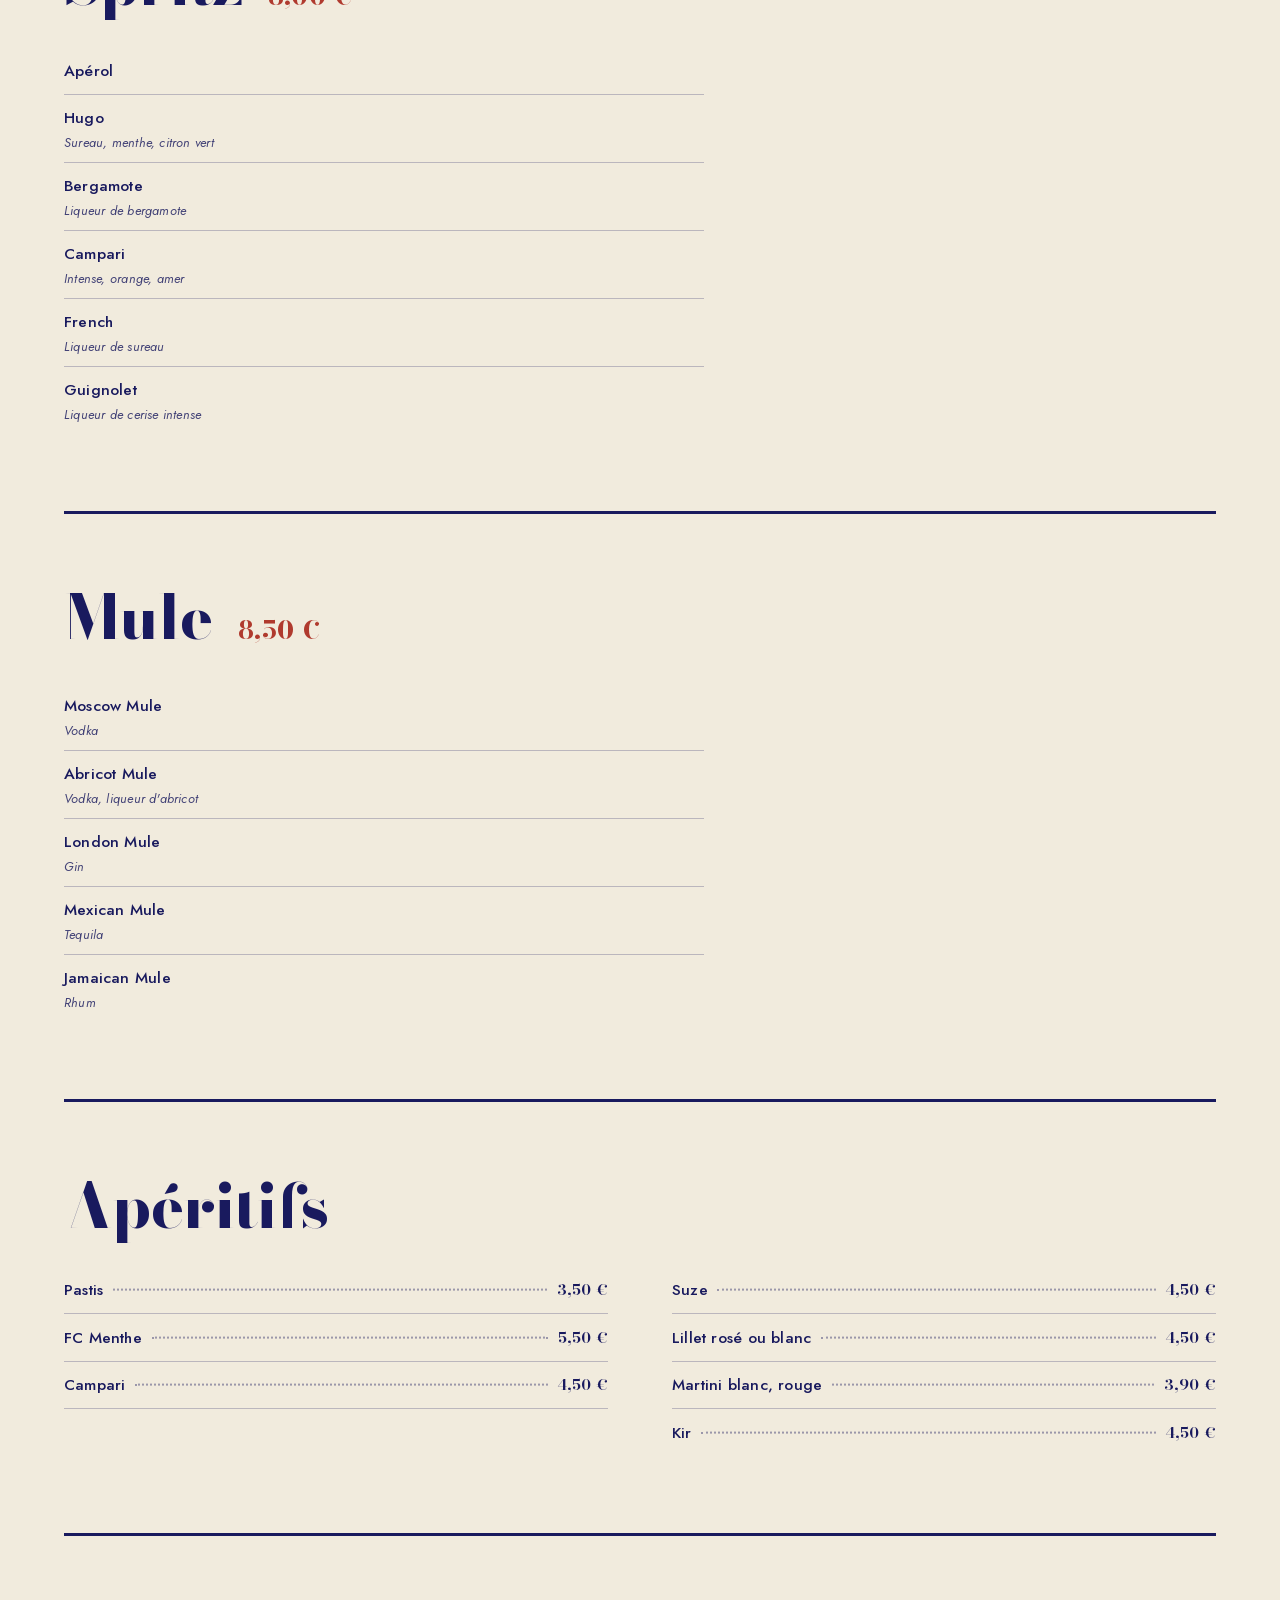
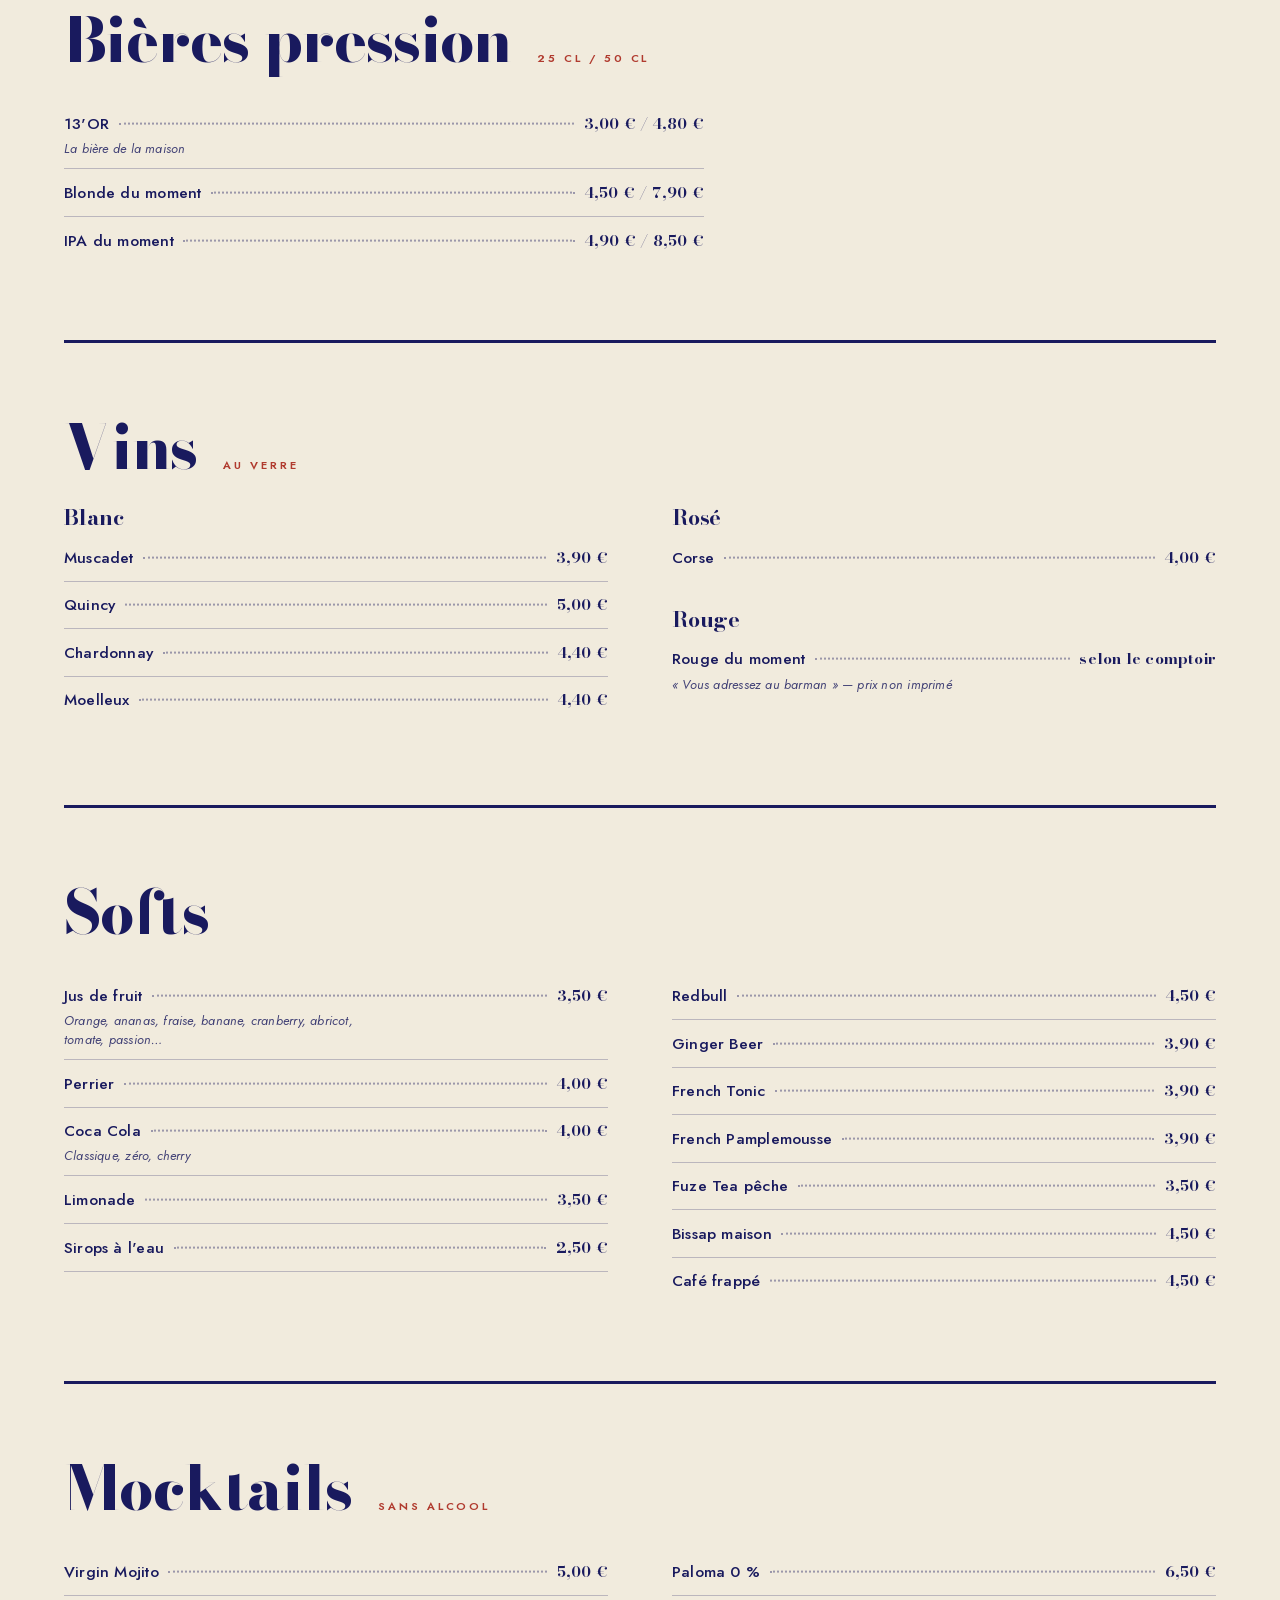
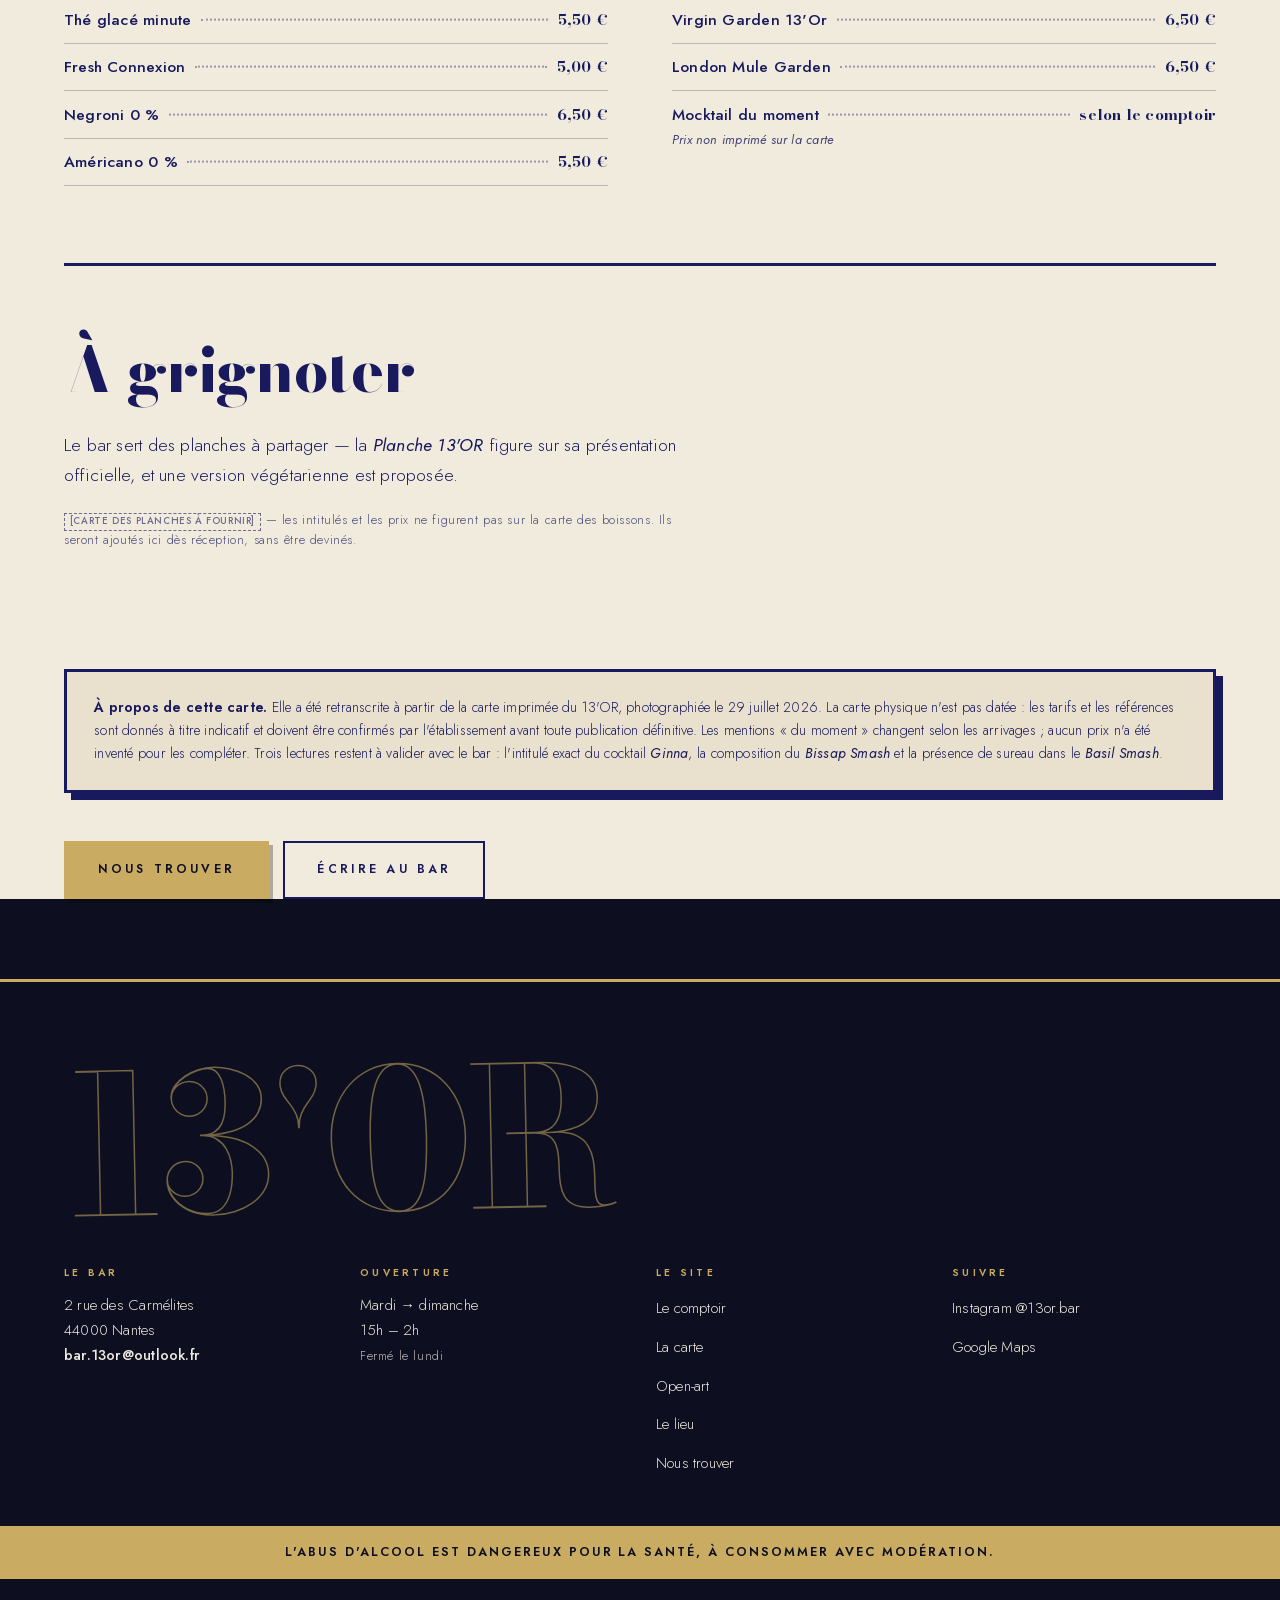
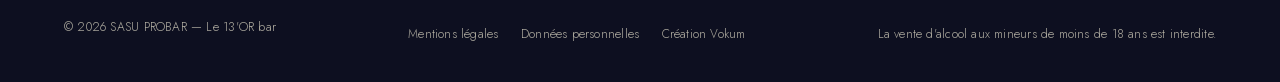
<file: carte.html>
<!DOCTYPE html>
<html lang="fr">
<head>
<meta charset="utf-8">
<meta name="viewport" content="width=device-width, initial-scale=1">
<title>La carte — Le 13'OR bar, Nantes | Cocktails, gins tonic, mocktails</title>
<meta name="description" content="La carte du 13'OR bar à Nantes : 18 cocktails classiques, 11 cocktails au gin, 17 gins au tonic, spritz, mules, bières pression, vins au verre, softs et 8 mocktails.">
<link rel="canonical" href="https://le13or-site.vercel.app/carte.html">
<meta name="theme-color" content="#16294E">

<meta property="og:type" content="article">
<meta property="og:site_name" content="Le 13'OR bar">
<meta property="og:title" content="La carte du 13'OR bar — Nantes">
<meta property="og:description" content="Cocktails faits au comptoir, 17 gins au tonic, mocktails. 2 rue des Carmélites, Nantes.">
<meta property="og:url" content="https://le13or-site.vercel.app/carte.html">
<meta property="og:image" content="https://le13or-bar.fr/assets/img/facade-13or.jpg">
<meta property="og:locale" content="fr_FR">

<link rel="icon" href="favicon.svg" type="image/svg+xml">
<link rel="preload" href="assets/fonts/bodonimoda.woff2" as="font" type="font/woff2" crossorigin>
<link rel="preload" href="assets/fonts/jost-400.woff2" as="font" type="font/woff2" crossorigin>
<script>document.documentElement.classList.add('js');</script>
<link rel="stylesheet" href="assets/css/style.css">

<script type="application/ld+json">
{
  "@context": "https://schema.org",
  "@type": "Menu",
  "name": "Carte du 13'OR bar",
  "inLanguage": "fr",
  "url": "https://le13or-bar.fr/carte.html",
  "provider": {
    "@type": "BarOrPub",
    "name": "Le 13'OR bar",
    "address": {
      "@type": "PostalAddress",
      "streetAddress": "2 rue des Carmélites",
      "postalCode": "44000",
      "addressLocality": "Nantes",
      "addressCountry": "FR"
    }
  },
  "hasMenuSection": [
    { "@type": "MenuSection", "name": "Cocktails" },
    { "@type": "MenuSection", "name": "Cocktails au gin" },
    { "@type": "MenuSection", "name": "Gins tonic" },
    { "@type": "MenuSection", "name": "Spritz" },
    { "@type": "MenuSection", "name": "Mule" },
    { "@type": "MenuSection", "name": "Apéritifs" },
    { "@type": "MenuSection", "name": "Bières pression" },
    { "@type": "MenuSection", "name": "Vins" },
    { "@type": "MenuSection", "name": "Softs" },
    { "@type": "MenuSection", "name": "Mocktails" }
  ]
}
</script>
</head>
<body>

<a class="evite" href="#carte">Aller à la carte</a>

<header class="entete" id="entete">
  <a class="marque" href="index.html" aria-label="Le 13'OR bar, accueil">
    <span class="m-le">Le</span><span class="m-nom">13'OR</span><span class="m-bar">bar</span>
  </a>
  <nav class="nav-bureau" aria-label="Navigation principale">
    <a href="index.html#le-comptoir">Le comptoir</a>
    <a href="carte.html" class="est-actif" aria-current="page">La carte</a>
    <a href="index.html#open-art">Open-art</a>
    <a href="index.html#le-lieu">Le lieu</a>
    <a href="index.html#infos">Nous trouver</a>
  </nav>
  <button class="burger" id="burger" aria-expanded="false" aria-controls="menu-mobile" aria-label="Ouvrir le menu">
    <span></span><span></span><span></span>
  </button>
</header>

<div class="menu-mobile" id="menu-mobile" hidden>
  <nav aria-label="Navigation mobile">
    <a href="index.html#le-comptoir">Le comptoir</a>
    <a href="carte.html">La carte</a>
    <a href="index.html#open-art">Open-art</a>
    <a href="index.html#le-lieu">Le lieu</a>
    <a href="index.html#infos">Nous trouver</a>
  </nav>
  <p class="mm-pied">
    2 rue des Carmélites, Nantes<br>
    Mardi → dimanche, 15h – 2h<br>
    <a href="mailto:bar.13or@outlook.fr">bar.13or@outlook.fr</a>
  </p>
</div>

<main>

  <section class="carte-hero">
    <div class="conteneur">
      <p class="sur-titre">Trois volets, bleu et or</p>
      <h1 class="titre-section">La <em>carte</em></h1>
      <p class="chapeau" style="margin-top:1.6rem;max-width:56ch">
        Retranscription intégrale de la carte imprimée du 13'OR, dans l'ordre et avec les
        orthographes de la maison. Les prix sont ceux affichés sur la carte physique.
      </p>
      <p class="mention" style="margin-top:1.4rem">
        Relevé du 29 juillet 2026 · <span class="todo-inline">[TARIFS À CONFIRMER]</span>
      </p>
    </div>
  </section>

  <nav class="carte-nav" aria-label="Rubriques de la carte">
    <ul>
      <li><a href="#cocktails">Cocktails</a></li>
      <li><a href="#gin">Au gin</a></li>
      <li><a href="#gintonic">Gins tonic</a></li>
      <li><a href="#spritz">Spritz</a></li>
      <li><a href="#mule">Mule</a></li>
      <li><a href="#aperitifs">Apéritifs</a></li>
      <li><a href="#bieres">Bières</a></li>
      <li><a href="#vins">Vins</a></li>
      <li><a href="#softs">Softs</a></li>
      <li><a href="#mocktails">Mocktails</a></li>
    </ul>
  </nav>

  <div class="carte-corps">
  <div class="conteneur" id="carte">

    <!-- ===== COCKTAILS ===== -->
    <section class="famille rv" id="cocktails">
      <div class="famille-tete">
        <h2>Cocktails</h2>
        <span class="f-note">18 références</span>
      </div>
      <div class="famille-corps">
        <ul class="liste-prix">
          <li><span class="lp-ligne"><span class="lp-nom">Old Fashioned</span><span class="lp-points"></span><span class="lp-prix">9,00 €</span></span></li>
          <li><span class="lp-ligne"><span class="lp-nom">Mojito Classique</span><span class="lp-points"></span><span class="lp-prix">7,50 €</span></span><span class="lp-detail">Variante : fraise ou passion + 1,00 €</span></li>
          <li><span class="lp-ligne"><span class="lp-nom">Pina Colada</span><span class="lp-points"></span><span class="lp-prix">9,00 €</span></span></li>
          <li><span class="lp-ligne"><span class="lp-nom">Caïpirinha</span><span class="lp-points"></span><span class="lp-prix">7,50 €</span></span></li>
          <li><span class="lp-ligne"><span class="lp-nom">Margarita</span><span class="lp-points"></span><span class="lp-prix">8,00 €</span></span></li>
          <li><span class="lp-ligne"><span class="lp-nom">Red Margarita</span><span class="lp-points"></span><span class="lp-prix">8,50 €</span></span><span class="lp-detail">Poivrons rouges infusés à la tequila</span></li>
          <li><span class="lp-ligne"><span class="lp-nom">Sour</span><span class="lp-points"></span><span class="lp-prix">7,50 €</span></span><span class="lp-detail">Alcool au choix (whisky, pisco…)</span></li>
          <li><span class="lp-ligne"><span class="lp-nom">SideCar</span><span class="lp-points"></span><span class="lp-prix">8,00 €</span></span></li>
          <li><span class="lp-ligne"><span class="lp-nom">Manhattan</span><span class="lp-points"></span><span class="lp-prix">8,50 €</span></span></li>
          <li><span class="lp-ligne"><span class="lp-nom">Expresso Martini <span style="font-style:italic">by 13'OR</span></span><span class="lp-points"></span><span class="lp-prix">8,50 €</span></span></li>
          <li><span class="lp-ligne"><span class="lp-nom">Hazelnut Martini</span><span class="lp-points"></span><span class="lp-prix">8,50 €</span></span></li>
          <li><span class="lp-ligne"><span class="lp-nom">Pornstar Martini</span><span class="lp-points"></span><span class="lp-prix">8,50 €</span></span></li>
          <li><span class="lp-ligne"><span class="lp-nom">MaïTaï</span><span class="lp-points"></span><span class="lp-prix">9,00 €</span></span></li>
          <li><span class="lp-ligne"><span class="lp-nom">Zombie Club</span><span class="lp-points"></span><span class="lp-prix">9,00 €</span></span></li>
          <li><span class="lp-ligne"><span class="lp-nom">Cosmopolitan</span><span class="lp-points"></span><span class="lp-prix">7,50 €</span></span></li>
          <li><span class="lp-ligne"><span class="lp-nom">Daïquiri</span><span class="lp-points"></span><span class="lp-prix">7,50 €</span></span><span class="lp-detail">Variante : fraise ou passion + 1,00 €</span></li>
          <li><span class="lp-ligne"><span class="lp-nom">White Russian</span><span class="lp-points"></span><span class="lp-prix">8,00 €</span></span></li>
          <li><span class="lp-ligne"><span class="lp-nom">Blue Frozen</span><span class="lp-points"></span><span class="lp-prix">8,50 €</span></span></li>
          <li><span class="lp-ligne"><span class="lp-nom">Cocktail du moment</span><span class="lp-points"></span><span class="lp-prix">selon le comptoir</span></span><span class="lp-detail">Prix non imprimé sur la carte</span></li>
        </ul>
      </div>
    </section>

    <!-- ===== COCKTAILS AU GIN ===== -->
    <section class="famille rv" id="gin">
      <div class="famille-tete">
        <h2>Cocktails au gin</h2>
        <span class="f-note">11 références</span>
      </div>
      <div class="famille-corps">
        <ul class="liste-prix">
          <li><span class="lp-ligne"><span class="lp-nom">Negroni</span><span class="lp-points"></span><span class="lp-prix">8,50 €</span></span><span class="lp-detail">Gin du moment, Campari, vermouth rouge</span></li>
          <li><span class="lp-ligne"><span class="lp-nom">White Lady</span><span class="lp-points"></span><span class="lp-prix">7,50 €</span></span><span class="lp-detail">Gin, triple sec, citron, douceur</span></li>
          <li><span class="lp-ligne"><span class="lp-nom">Basil Smash</span><span class="lp-points"></span><span class="lp-prix">8,50 €</span></span><span class="lp-detail">Gin infusé au basilic, sureau, citron, douceur</span></li>
          <li><span class="lp-ligne"><span class="lp-nom">Bissap Smash</span><span class="lp-points"></span><span class="lp-prix">8,50 €</span></span><span class="lp-detail">Gin infusé, bissap, sureau, douceur</span></li>
          <li><span class="lp-ligne"><span class="lp-nom">French 75</span><span class="lp-points"></span><span class="lp-prix">9,00 €</span></span><span class="lp-detail">Gin, citron, douceur, champagne</span></li>
          <li><span class="lp-ligne"><span class="lp-nom">Gin Fizz</span><span class="lp-points"></span><span class="lp-prix">7,50 €</span></span><span class="lp-detail">Gin, citron, douceur, soda — variante violette + 1,00 €</span></li>
          <li><span class="lp-ligne"><span class="lp-nom">Southside</span><span class="lp-points"></span><span class="lp-prix">7,50 €</span></span><span class="lp-detail">Gin, citron, menthe, douceur</span></li>
          <li><span class="lp-ligne"><span class="lp-nom">Dry Martini</span><span class="lp-points"></span><span class="lp-prix">7,50 €</span></span><span class="lp-detail">Gin, vermouth blanc</span></li>
          <li><span class="lp-ligne"><span class="lp-nom">Ginna</span><span class="lp-points"></span><span class="lp-prix">8,50 €</span></span><span class="lp-detail">Gin, mezcal, trait de vanille, citron, soda, pamplemousse</span></li>
          <li><span class="lp-ligne"><span class="lp-nom">Clover Club</span><span class="lp-points"></span><span class="lp-prix">7,50 €</span></span><span class="lp-detail">Gin, framboise, citron, douceur</span></li>
          <li><span class="lp-ligne"><span class="lp-nom">Bramble</span><span class="lp-points"></span><span class="lp-prix">8,00 €</span></span><span class="lp-detail">Gin, liqueur de mûre, citron, douceur</span></li>
        </ul>
      </div>
    </section>

    <!-- ===== GINS TONIC ===== -->
    <section class="famille rv" id="gintonic">
      <div class="famille-tete">
        <h2>Gins tonic</h2>
        <span class="f-note">17 gins</span>
      </div>
      <div class="famille-corps">
        <ul class="liste-prix">
          <li><span class="lp-ligne"><span class="lp-nom">Classique Dry</span><span class="lp-points"></span><span class="lp-prix">7,50 €</span></span></li>
          <li><span class="lp-ligne"><span class="lp-nom">Meridor</span><span class="lp-points"></span><span class="lp-prix">9,00 €</span></span></li>
          <li><span class="lp-ligne"><span class="lp-nom">Christian Drouin</span><span class="lp-points"></span><span class="lp-prix">9,00 €</span></span></li>
          <li><span class="lp-ligne"><span class="lp-nom">O'live</span><span class="lp-points"></span><span class="lp-prix">9,00 €</span></span></li>
          <li><span class="lp-ligne"><span class="lp-nom">Sorgin Rosé</span><span class="lp-points"></span><span class="lp-prix">8,00 €</span></span></li>
          <li><span class="lp-ligne"><span class="lp-nom">The Botanist</span><span class="lp-points"></span><span class="lp-prix">9,00 €</span></span></li>
          <li><span class="lp-ligne"><span class="lp-nom">G'Vine</span><span class="lp-points"></span><span class="lp-prix">8,50 €</span></span></li>
          <li><span class="lp-ligne"><span class="lp-nom">Gin Citadelle France</span><span class="lp-points"></span><span class="lp-prix">8,50 €</span></span></li>
          <li><span class="lp-ligne"><span class="lp-nom">Roku Gin Japonais</span><span class="lp-points"></span><span class="lp-prix">8,50 €</span></span></li>
          <li><span class="lp-ligne"><span class="lp-nom">Generous Gin</span><span class="lp-points"></span><span class="lp-prix">9,00 €</span></span></li>
          <li><span class="lp-ligne"><span class="lp-nom">Gin Mare</span><span class="lp-points"></span><span class="lp-prix">9,00 €</span></span></li>
          <li><span class="lp-ligne"><span class="lp-nom">Immortel Vrignaud</span><span class="lp-points"></span><span class="lp-prix">8,50 €</span></span></li>
          <li><span class="lp-ligne"><span class="lp-nom">Hendrick's</span><span class="lp-points"></span><span class="lp-prix">9,00 €</span></span></li>
          <li><span class="lp-ligne"><span class="lp-nom">Birdie Shiso</span><span class="lp-points"></span><span class="lp-prix">9,50 €</span></span></li>
          <li><span class="lp-ligne"><span class="lp-nom">Blossom peach</span><span class="lp-points"></span><span class="lp-prix">8,50 €</span></span></li>
          <li><span class="lp-ligne"><span class="lp-nom">Akori</span><span class="lp-points"></span><span class="lp-prix">8,50 €</span></span></li>
          <li><span class="lp-ligne"><span class="lp-nom">Aki</span><span class="lp-points"></span><span class="lp-prix">9,00 €</span></span></li>
        </ul>
      </div>
    </section>

    <!-- ===== MOT DU BARMAN (repris de la carte imprimée) ===== -->
    <div class="mot-barman equerres">
      <p>
        « Pour toute demande ou envie spécifique, n'hésitez pas à vous adresser au barman qui saura
        s'adapter : digestif, spiritueux, gin, after dinner cocktail. »
      </p>
      <cite>Mention imprimée au bas de la carte</cite>
    </div>

    <!-- ===== SPRITZ ===== -->
    <section class="famille famille--simple rv" id="spritz">
      <div class="famille-tete">
        <h2>Spritz</h2>
        <span class="f-prix">8,00 €</span>
      </div>
      <div class="famille-corps">
        <ul class="liste-prix">
          <li><span class="lp-ligne"><span class="lp-nom">Apérol</span></span></li>
          <li><span class="lp-ligne"><span class="lp-nom">Hugo</span></span><span class="lp-detail">Sureau, menthe, citron vert</span></li>
          <li><span class="lp-ligne"><span class="lp-nom">Bergamote</span></span><span class="lp-detail">Liqueur de bergamote</span></li>
          <li><span class="lp-ligne"><span class="lp-nom">Campari</span></span><span class="lp-detail">Intense, orange, amer</span></li>
          <li><span class="lp-ligne"><span class="lp-nom">French</span></span><span class="lp-detail">Liqueur de sureau</span></li>
          <li><span class="lp-ligne"><span class="lp-nom">Guignolet</span></span><span class="lp-detail">Liqueur de cerise intense</span></li>
        </ul>
      </div>
    </section>

    <!-- ===== MULE ===== -->
    <section class="famille famille--simple rv" id="mule">
      <div class="famille-tete">
        <h2>Mule</h2>
        <span class="f-prix">8,50 €</span>
      </div>
      <div class="famille-corps">
        <ul class="liste-prix">
          <li><span class="lp-ligne"><span class="lp-nom">Moscow Mule</span></span><span class="lp-detail">Vodka</span></li>
          <li><span class="lp-ligne"><span class="lp-nom">Abricot Mule</span></span><span class="lp-detail">Vodka, liqueur d'abricot</span></li>
          <li><span class="lp-ligne"><span class="lp-nom">London Mule</span></span><span class="lp-detail">Gin</span></li>
          <li><span class="lp-ligne"><span class="lp-nom">Mexican Mule</span></span><span class="lp-detail">Tequila</span></li>
          <li><span class="lp-ligne"><span class="lp-nom">Jamaican Mule</span></span><span class="lp-detail">Rhum</span></li>
        </ul>
      </div>
    </section>

    <!-- ===== APÉRITIFS ===== -->
    <section class="famille rv" id="aperitifs">
      <div class="famille-tete"><h2>Apéritifs</h2></div>
      <div class="famille-corps">
        <ul class="liste-prix">
          <li><span class="lp-ligne"><span class="lp-nom">Pastis</span><span class="lp-points"></span><span class="lp-prix">3,50 €</span></span></li>
          <li><span class="lp-ligne"><span class="lp-nom">FC Menthe</span><span class="lp-points"></span><span class="lp-prix">5,50 €</span></span></li>
          <li><span class="lp-ligne"><span class="lp-nom">Campari</span><span class="lp-points"></span><span class="lp-prix">4,50 €</span></span></li>
          <li><span class="lp-ligne"><span class="lp-nom">Suze</span><span class="lp-points"></span><span class="lp-prix">4,50 €</span></span></li>
          <li><span class="lp-ligne"><span class="lp-nom">Lillet rosé ou blanc</span><span class="lp-points"></span><span class="lp-prix">4,50 €</span></span></li>
          <li><span class="lp-ligne"><span class="lp-nom">Martini blanc, rouge</span><span class="lp-points"></span><span class="lp-prix">3,90 €</span></span></li>
          <li><span class="lp-ligne"><span class="lp-nom">Kir</span><span class="lp-points"></span><span class="lp-prix">4,50 €</span></span></li>
        </ul>
      </div>
    </section>

    <!-- ===== BIÈRES ===== -->
    <section class="famille famille--simple rv" id="bieres">
      <div class="famille-tete">
        <h2>Bières pression</h2>
        <span class="f-note">25 cl / 50 cl</span>
      </div>
      <div class="famille-corps">
        <ul class="liste-prix">
          <li><span class="lp-ligne"><span class="lp-nom">13'OR</span><span class="lp-points"></span><span class="lp-prix">3,00 € / 4,80 €</span></span><span class="lp-detail">La bière de la maison</span></li>
          <li><span class="lp-ligne"><span class="lp-nom">Blonde du moment</span><span class="lp-points"></span><span class="lp-prix">4,50 € / 7,90 €</span></span></li>
          <li><span class="lp-ligne"><span class="lp-nom">IPA du moment</span><span class="lp-points"></span><span class="lp-prix">4,90 € / 8,50 €</span></span></li>
        </ul>
      </div>
    </section>

    <!-- ===== VINS ===== -->
    <section class="famille rv" id="vins">
      <div class="famille-tete">
        <h2>Vins</h2>
        <span class="f-note">Au verre</span>
      </div>
      <div class="famille-corps">
        <h3 class="sous-titre-carte">Blanc</h3>
        <ul class="liste-prix">
          <li><span class="lp-ligne"><span class="lp-nom">Muscadet</span><span class="lp-points"></span><span class="lp-prix">3,90 €</span></span></li>
          <li><span class="lp-ligne"><span class="lp-nom">Quincy</span><span class="lp-points"></span><span class="lp-prix">5,00 €</span></span></li>
          <li><span class="lp-ligne"><span class="lp-nom">Chardonnay</span><span class="lp-points"></span><span class="lp-prix">4,40 €</span></span></li>
          <li><span class="lp-ligne"><span class="lp-nom">Moelleux</span><span class="lp-points"></span><span class="lp-prix">4,40 €</span></span></li>
        </ul>
        <h3 class="sous-titre-carte">Rosé</h3>
        <ul class="liste-prix">
          <li><span class="lp-ligne"><span class="lp-nom">Corse</span><span class="lp-points"></span><span class="lp-prix">4,00 €</span></span></li>
        </ul>
        <h3 class="sous-titre-carte">Rouge</h3>
        <ul class="liste-prix">
          <li><span class="lp-ligne"><span class="lp-nom">Rouge du moment</span><span class="lp-points"></span><span class="lp-prix">selon le comptoir</span></span><span class="lp-detail">« Vous adressez au barman » — prix non imprimé</span></li>
        </ul>
      </div>
    </section>

    <!-- ===== SOFTS ===== -->
    <section class="famille rv" id="softs">
      <div class="famille-tete"><h2>Softs</h2></div>
      <div class="famille-corps">
        <ul class="liste-prix">
          <li><span class="lp-ligne"><span class="lp-nom">Jus de fruit</span><span class="lp-points"></span><span class="lp-prix">3,50 €</span></span><span class="lp-detail">Orange, ananas, fraise, banane, cranberry, abricot, tomate, passion…</span></li>
          <li><span class="lp-ligne"><span class="lp-nom">Perrier</span><span class="lp-points"></span><span class="lp-prix">4,00 €</span></span></li>
          <li><span class="lp-ligne"><span class="lp-nom">Coca Cola</span><span class="lp-points"></span><span class="lp-prix">4,00 €</span></span><span class="lp-detail">Classique, zéro, cherry</span></li>
          <li><span class="lp-ligne"><span class="lp-nom">Limonade</span><span class="lp-points"></span><span class="lp-prix">3,50 €</span></span></li>
          <li><span class="lp-ligne"><span class="lp-nom">Sirops à l'eau</span><span class="lp-points"></span><span class="lp-prix">2,50 €</span></span></li>
          <li><span class="lp-ligne"><span class="lp-nom">Redbull</span><span class="lp-points"></span><span class="lp-prix">4,50 €</span></span></li>
          <li><span class="lp-ligne"><span class="lp-nom">Ginger Beer</span><span class="lp-points"></span><span class="lp-prix">3,90 €</span></span></li>
          <li><span class="lp-ligne"><span class="lp-nom">French Tonic</span><span class="lp-points"></span><span class="lp-prix">3,90 €</span></span></li>
          <li><span class="lp-ligne"><span class="lp-nom">French Pamplemousse</span><span class="lp-points"></span><span class="lp-prix">3,90 €</span></span></li>
          <li><span class="lp-ligne"><span class="lp-nom">Fuze Tea pêche</span><span class="lp-points"></span><span class="lp-prix">3,50 €</span></span></li>
          <li><span class="lp-ligne"><span class="lp-nom">Bissap maison</span><span class="lp-points"></span><span class="lp-prix">4,50 €</span></span></li>
          <li><span class="lp-ligne"><span class="lp-nom">Café frappé</span><span class="lp-points"></span><span class="lp-prix">4,50 €</span></span></li>
        </ul>
      </div>
    </section>

    <!-- ===== MOCKTAILS ===== -->
    <section class="famille rv" id="mocktails">
      <div class="famille-tete">
        <h2>Mocktails</h2>
        <span class="f-note">Sans alcool</span>
      </div>
      <div class="famille-corps">
        <ul class="liste-prix">
          <li><span class="lp-ligne"><span class="lp-nom">Virgin Mojito</span><span class="lp-points"></span><span class="lp-prix">5,00 €</span></span></li>
          <li><span class="lp-ligne"><span class="lp-nom">Thé glacé minute</span><span class="lp-points"></span><span class="lp-prix">5,50 €</span></span></li>
          <li><span class="lp-ligne"><span class="lp-nom">Fresh Connexion</span><span class="lp-points"></span><span class="lp-prix">5,00 €</span></span></li>
          <li><span class="lp-ligne"><span class="lp-nom">Negroni 0 %</span><span class="lp-points"></span><span class="lp-prix">6,50 €</span></span></li>
          <li><span class="lp-ligne"><span class="lp-nom">Américano 0 %</span><span class="lp-points"></span><span class="lp-prix">5,50 €</span></span></li>
          <li><span class="lp-ligne"><span class="lp-nom">Paloma 0 %</span><span class="lp-points"></span><span class="lp-prix">6,50 €</span></span></li>
          <li><span class="lp-ligne"><span class="lp-nom">Virgin Garden 13'Or</span><span class="lp-points"></span><span class="lp-prix">6,50 €</span></span></li>
          <li><span class="lp-ligne"><span class="lp-nom">London Mule Garden</span><span class="lp-points"></span><span class="lp-prix">6,50 €</span></span></li>
          <li><span class="lp-ligne"><span class="lp-nom">Mocktail du moment</span><span class="lp-points"></span><span class="lp-prix">selon le comptoir</span></span><span class="lp-detail">Prix non imprimé sur la carte</span></li>
        </ul>
      </div>
    </section>

    <!-- ===== PLANCHES ===== -->
    <section class="famille famille--simple rv" id="planches">
      <div class="famille-tete"><h2>À grignoter</h2></div>
      <div class="famille-corps">
        <p>
          Le bar sert des planches à partager — la <em>Planche 13'OR</em> figure sur sa présentation
          officielle, et une version végétarienne est proposée.
        </p>
        <p class="mention">
          <span class="todo-inline">[CARTE DES PLANCHES À FOURNIR]</span> — les intitulés et les prix
          ne figurent pas sur la carte des boissons. Ils seront ajoutés ici dès réception, sans
          être devinés.
        </p>
      </div>
    </section>

    <div class="carte-avis">
      <strong>À propos de cette carte.</strong>
      Elle a été retranscrite à partir de la carte imprimée du 13'OR, photographiée le 29 juillet 2026.
      La carte physique n'est pas datée : les tarifs et les références sont donnés à titre indicatif et
      doivent être confirmés par l'établissement avant toute publication définitive.
      Les mentions « du moment » changent selon les arrivages ; aucun prix n'a été inventé pour les
      compléter. Trois lectures restent à valider avec le bar : l'intitulé exact du cocktail
      <em>Ginna</em>, la composition du <em>Bissap Smash</em> et la présence de sureau dans le
      <em>Basil Smash</em>.
    </div>

    <div style="display:flex;flex-wrap:wrap;gap:.9rem;margin:3rem 0 5rem">
      <a class="btn" href="index.html#infos"><span>Nous trouver</span></a>
      <a class="btn btn--contour" href="mailto:bar.13or@outlook.fr"><span>Écrire au bar</span></a>
    </div>

  </div>
  </div>
</main>

<footer class="pied">
  <div class="conteneur">
    <p class="pied-mot">13'OR</p>
    <div class="pied-grille">
      <div>
        <h2>Le bar</h2>
        <p>
          2 rue des Carmélites<br>
          44000 Nantes<br>
          <a class="lien" href="mailto:bar.13or@outlook.fr">bar.13or@outlook.fr</a>
        </p>
      </div>
      <div>
        <h2>Ouverture</h2>
        <p>Mardi → dimanche<br>15h – 2h<br><span class="mention">Fermé le lundi</span></p>
      </div>
      <div>
        <h2>Le site</h2>
        <ul>
          <li><a href="index.html#le-comptoir">Le comptoir</a></li>
          <li><a href="carte.html">La carte</a></li>
          <li><a href="index.html#open-art">Open-art</a></li>
          <li><a href="index.html#le-lieu">Le lieu</a></li>
          <li><a href="index.html#infos">Nous trouver</a></li>
        </ul>
      </div>
      <div>
        <h2>Suivre</h2>
        <ul>
          <li><a href="https://www.instagram.com/13or.bar/" target="_blank" rel="noopener">Instagram @13or.bar</a></li>
          <li><a href="https://www.google.com/maps/place/13'OR+bar/@47.2163489,-1.55135,17z" target="_blank" rel="noopener">Google Maps</a></li>
        </ul>
      </div>
    </div>
  </div>

  <p class="avertissement-alcool">
    L'abus d'alcool est dangereux pour la santé, à consommer avec modération.
  </p>

  <div class="conteneur">
    <div class="pied-bas">
      <p>© 2026 SASU PROBAR — Le 13'OR bar</p>
      <nav aria-label="Liens juridiques">
        <a href="mentions-legales.html">Mentions légales</a>
        <a href="politique-de-confidentialite.html">Données personnelles</a>
        <a href="https://vokumagency.com" target="_blank" rel="noopener">Création Vokum</a>
      </nav>
      <p>La vente d'alcool aux mineurs de moins de 18 ans est interdite.</p>
    </div>
  </div>
</footer>

<script src="assets/js/main.js" defer></script>
</body>
</html>
</file>
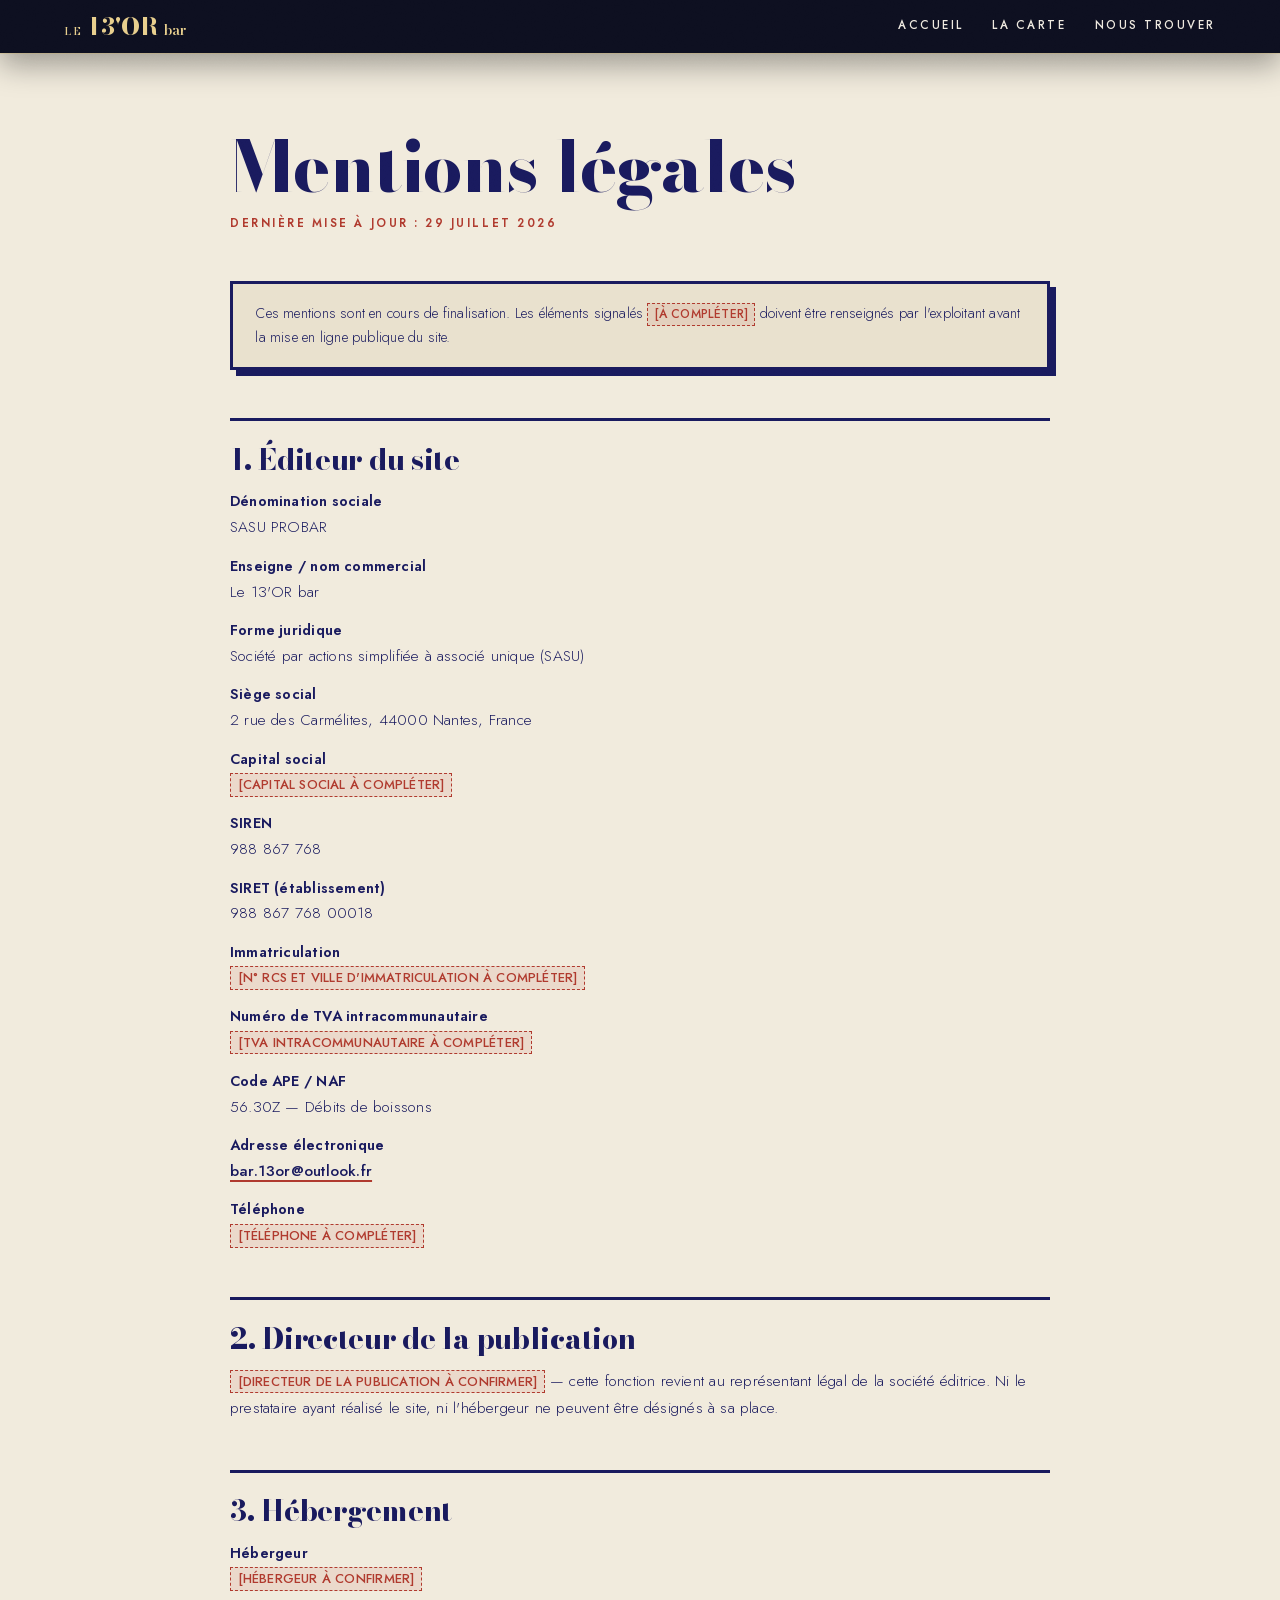
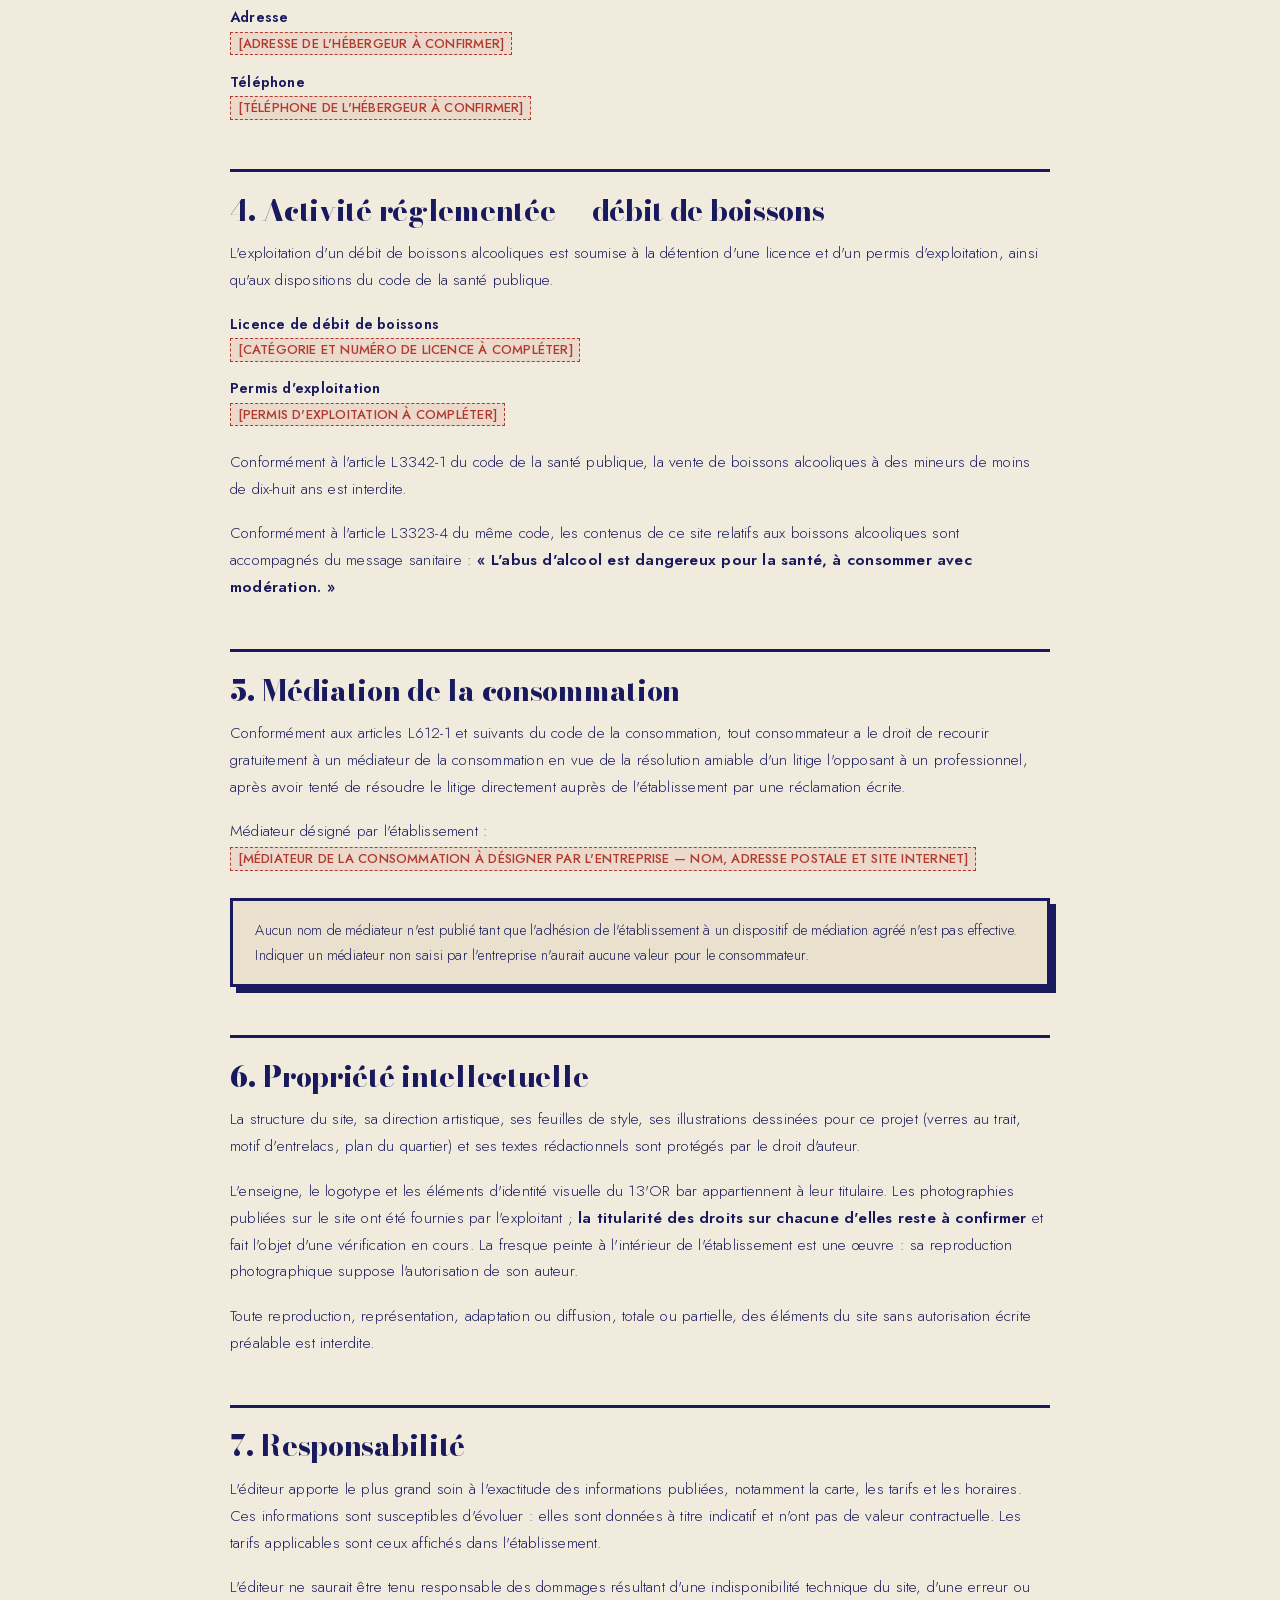
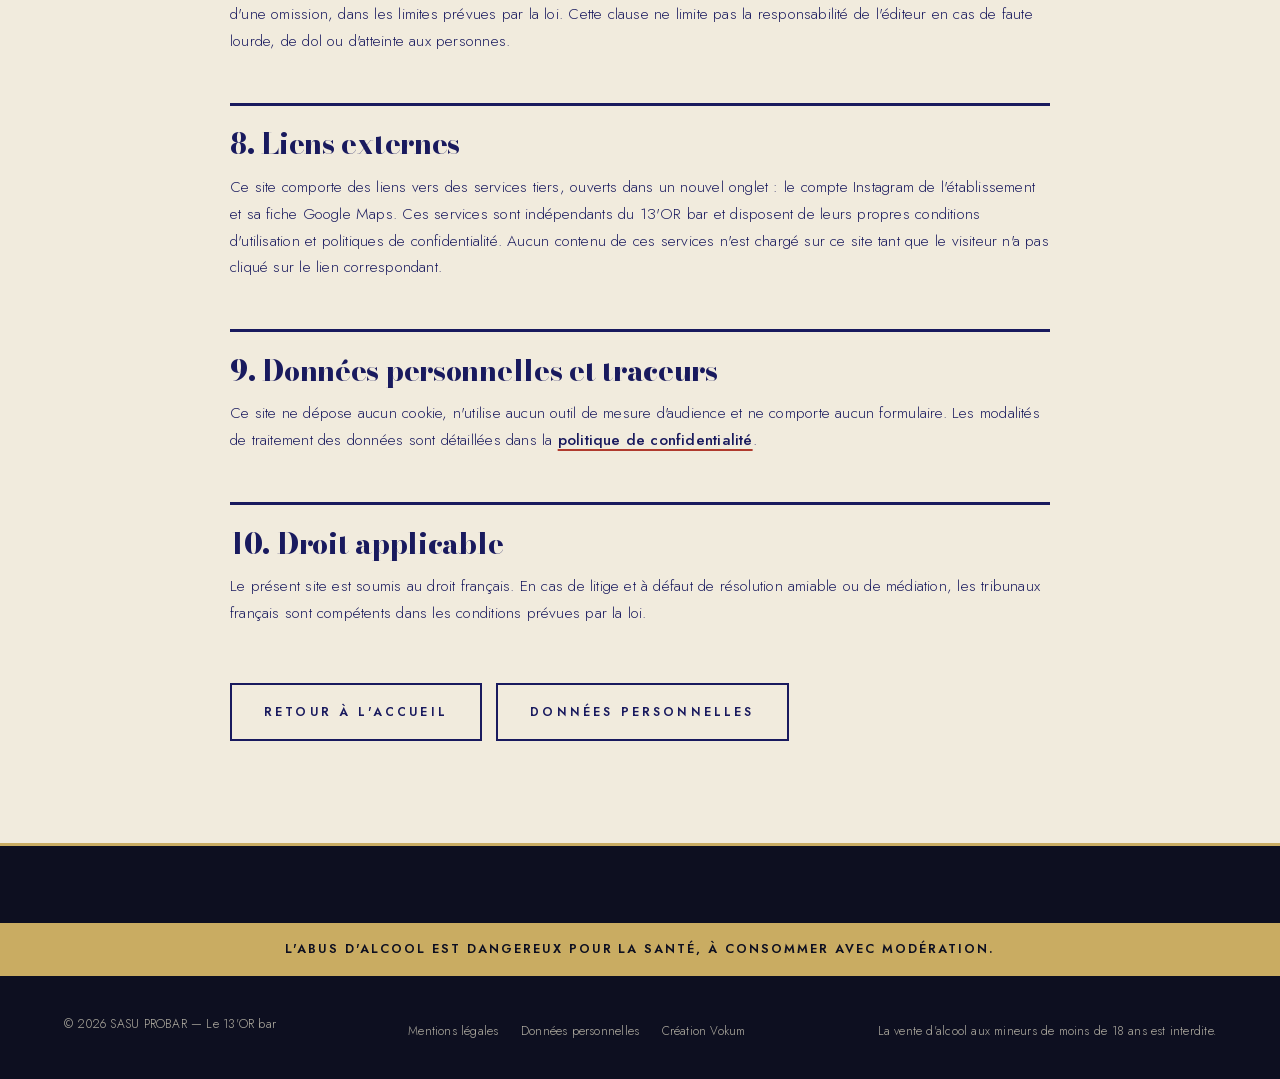
<file: mentions-legales.html>
<!--
  ============================================================================
  CONTENU JURIDIQUE À FAIRE VALIDER PAR LE PROPRIÉTAIRE DE L'ENTREPRISE
  AVANT MISE EN LIGNE.

  Base de travail rédigée le 29/07/2026 à partir des informations publiques
  vérifiables (INSEE/RNE) et de l'audit des fonctionnalités réellement
  présentes sur le site (voir research/legal-audit.md).
  Ce texte ne constitue pas une validation juridique professionnelle.

  Les blocs <span class="todo"> signalent les informations manquantes :
  elles doivent être complétées AVANT publication.
  ============================================================================
-->
<!DOCTYPE html>
<html lang="fr">
<head>
<meta charset="utf-8">
<meta name="viewport" content="width=device-width, initial-scale=1">
<title>Mentions légales — Le 13'OR bar, Nantes</title>
<meta name="description" content="Mentions légales du site du 13'OR bar, 2 rue des Carmélites à Nantes. Éditeur, directeur de la publication, hébergement, propriété intellectuelle, médiation de la consommation.">
<meta name="robots" content="index,follow">
<link rel="canonical" href="https://le13or-site.vercel.app/mentions-legales.html">
<link rel="icon" href="favicon.svg" type="image/svg+xml">
<link rel="stylesheet" href="assets/css/style.css">
</head>
<body>

<a class="evite" href="#contenu">Aller au contenu</a>

<header class="entete est-posee">
  <a class="marque" href="index.html" aria-label="Le 13'OR bar, accueil">
    <span class="m-le">Le</span><span class="m-nom">13'OR</span><span class="m-bar">bar</span>
  </a>
  <nav class="nav-bureau" aria-label="Navigation principale">
    <a href="index.html">Accueil</a>
    <a href="carte.html">La carte</a>
    <a href="index.html#infos">Nous trouver</a>
  </nav>
</header>

<main class="juridique" id="contenu">
  <div class="conteneur">

    <h1>Mentions légales</h1>
    <p class="maj">Dernière mise à jour : 29 juillet 2026</p>

    <div class="encadre">
      Ces mentions sont en cours de finalisation. Les éléments signalés
      <span class="todo">[À COMPLÉTER]</span> doivent être renseignés par l'exploitant avant
      la mise en ligne publique du site.
    </div>

    <h2>1. Éditeur du site</h2>
    <dl>
      <dt>Dénomination sociale</dt><dd>SASU PROBAR</dd>
      <dt>Enseigne / nom commercial</dt><dd>Le 13'OR bar</dd>
      <dt>Forme juridique</dt><dd>Société par actions simplifiée à associé unique (SASU)</dd>
      <dt>Siège social</dt><dd>2 rue des Carmélites, 44000 Nantes, France</dd>
      <dt>Capital social</dt><dd><span class="todo">[CAPITAL SOCIAL À COMPLÉTER]</span></dd>
      <dt>SIREN</dt><dd>988 867 768</dd>
      <dt>SIRET (établissement)</dt><dd>988 867 768 00018</dd>
      <dt>Immatriculation</dt><dd><span class="todo">[N° RCS ET VILLE D'IMMATRICULATION À COMPLÉTER]</span></dd>
      <dt>Numéro de TVA intracommunautaire</dt><dd><span class="todo">[TVA INTRACOMMUNAUTAIRE À COMPLÉTER]</span></dd>
      <dt>Code APE / NAF</dt><dd>56.30Z — Débits de boissons</dd>
      <dt>Adresse électronique</dt><dd><a class="lien" href="mailto:bar.13or@outlook.fr">bar.13or@outlook.fr</a></dd>
      <dt>Téléphone</dt><dd><span class="todo">[TÉLÉPHONE À COMPLÉTER]</span></dd>
    </dl>

    <h2>2. Directeur de la publication</h2>
    <p>
      <span class="todo">[DIRECTEUR DE LA PUBLICATION À CONFIRMER]</span> — cette fonction revient
      au représentant légal de la société éditrice. Ni le prestataire ayant réalisé le site, ni
      l'hébergeur ne peuvent être désignés à sa place.
    </p>

    <h2>3. Hébergement</h2>
    <dl>
      <dt>Hébergeur</dt><dd><span class="todo">[HÉBERGEUR À CONFIRMER]</span></dd>
      <dt>Adresse</dt><dd><span class="todo">[ADRESSE DE L'HÉBERGEUR À CONFIRMER]</span></dd>
      <dt>Téléphone</dt><dd><span class="todo">[TÉLÉPHONE DE L'HÉBERGEUR À CONFIRMER]</span></dd>
    </dl>

    <h2>4. Activité réglementée — débit de boissons</h2>
    <p>
      L'exploitation d'un débit de boissons alcooliques est soumise à la détention d'une licence et
      d'un permis d'exploitation, ainsi qu'aux dispositions du code de la santé publique.
    </p>
    <dl>
      <dt>Licence de débit de boissons</dt>
      <dd><span class="todo">[CATÉGORIE ET NUMÉRO DE LICENCE À COMPLÉTER]</span></dd>
      <dt>Permis d'exploitation</dt>
      <dd><span class="todo">[PERMIS D'EXPLOITATION À COMPLÉTER]</span></dd>
    </dl>
    <p>
      Conformément à l'article L3342-1 du code de la santé publique, la vente de boissons
      alcooliques à des mineurs de moins de dix-huit ans est interdite.
    </p>
    <p>
      Conformément à l'article L3323-4 du même code, les contenus de ce site relatifs aux boissons
      alcooliques sont accompagnés du message sanitaire :
      <strong>« L'abus d'alcool est dangereux pour la santé, à consommer avec modération. »</strong>
    </p>

    <h2>5. Médiation de la consommation</h2>
    <p>
      Conformément aux articles L612-1 et suivants du code de la consommation, tout consommateur a
      le droit de recourir gratuitement à un médiateur de la consommation en vue de la résolution
      amiable d'un litige l'opposant à un professionnel, après avoir tenté de résoudre le litige
      directement auprès de l'établissement par une réclamation écrite.
    </p>
    <p>
      Médiateur désigné par l'établissement :
      <span class="todo">[MÉDIATEUR DE LA CONSOMMATION À DÉSIGNER PAR L'ENTREPRISE — NOM, ADRESSE POSTALE ET SITE INTERNET]</span>
    </p>
    <div class="encadre">
      Aucun nom de médiateur n'est publié tant que l'adhésion de l'établissement à un dispositif de
      médiation agréé n'est pas effective. Indiquer un médiateur non saisi par l'entreprise
      n'aurait aucune valeur pour le consommateur.
    </div>

    <h2>6. Propriété intellectuelle</h2>
    <p>
      La structure du site, sa direction artistique, ses feuilles de style, ses illustrations
      dessinées pour ce projet (verres au trait, motif d'entrelacs, plan du quartier) et ses textes
      rédactionnels sont protégés par le droit d'auteur.
    </p>
    <p>
      L'enseigne, le logotype et les éléments d'identité visuelle du 13'OR bar appartiennent à leur
      titulaire. Les photographies publiées sur le site ont été fournies par l'exploitant ;
      <strong>la titularité des droits sur chacune d'elles reste à confirmer</strong> et fait
      l'objet d'une vérification en cours. La fresque peinte à l'intérieur de l'établissement est
      une œuvre : sa reproduction photographique suppose l'autorisation de son auteur.
    </p>
    <p>
      Toute reproduction, représentation, adaptation ou diffusion, totale ou partielle, des
      éléments du site sans autorisation écrite préalable est interdite.
    </p>

    <h2>7. Responsabilité</h2>
    <p>
      L'éditeur apporte le plus grand soin à l'exactitude des informations publiées, notamment la
      carte, les tarifs et les horaires. Ces informations sont susceptibles d'évoluer :
      elles sont données à titre indicatif et n'ont pas de valeur contractuelle. Les tarifs
      applicables sont ceux affichés dans l'établissement.
    </p>
    <p>
      L'éditeur ne saurait être tenu responsable des dommages résultant d'une indisponibilité
      technique du site, d'une erreur ou d'une omission, dans les limites prévues par la loi.
      Cette clause ne limite pas la responsabilité de l'éditeur en cas de faute lourde,
      de dol ou d'atteinte aux personnes.
    </p>

    <h2>8. Liens externes</h2>
    <p>
      Ce site comporte des liens vers des services tiers, ouverts dans un nouvel onglet :
      le compte Instagram de l'établissement et sa fiche Google Maps. Ces services sont
      indépendants du 13'OR bar et disposent de leurs propres conditions d'utilisation et
      politiques de confidentialité. Aucun contenu de ces services n'est chargé sur ce site
      tant que le visiteur n'a pas cliqué sur le lien correspondant.
    </p>

    <h2>9. Données personnelles et traceurs</h2>
    <p>
      Ce site ne dépose aucun cookie, n'utilise aucun outil de mesure d'audience et ne comporte
      aucun formulaire. Les modalités de traitement des données sont détaillées dans la
      <a class="lien" href="politique-de-confidentialite.html">politique de confidentialité</a>.
    </p>

    <h2>10. Droit applicable</h2>
    <p>
      Le présent site est soumis au droit français. En cas de litige et à défaut de résolution
      amiable ou de médiation, les tribunaux français sont compétents dans les conditions prévues
      par la loi.
    </p>

    <div style="display:flex;flex-wrap:wrap;gap:.9rem;margin-top:3.5rem">
      <a class="btn btn--contour" href="index.html"><span>Retour à l'accueil</span></a>
      <a class="btn btn--contour" href="politique-de-confidentialite.html"><span>Données personnelles</span></a>
    </div>

  </div>
</main>

<footer class="pied">
  <p class="avertissement-alcool">
    L'abus d'alcool est dangereux pour la santé, à consommer avec modération.
  </p>
  <div class="conteneur">
    <div class="pied-bas">
      <p>© 2026 SASU PROBAR — Le 13'OR bar</p>
      <nav aria-label="Liens juridiques">
        <a href="mentions-legales.html">Mentions légales</a>
        <a href="politique-de-confidentialite.html">Données personnelles</a>
        <a href="https://vokumagency.com" target="_blank" rel="noopener">Création Vokum</a>
      </nav>
      <p>La vente d'alcool aux mineurs de moins de 18 ans est interdite.</p>
    </div>
  </div>
</footer>

</body>
</html>
</file>
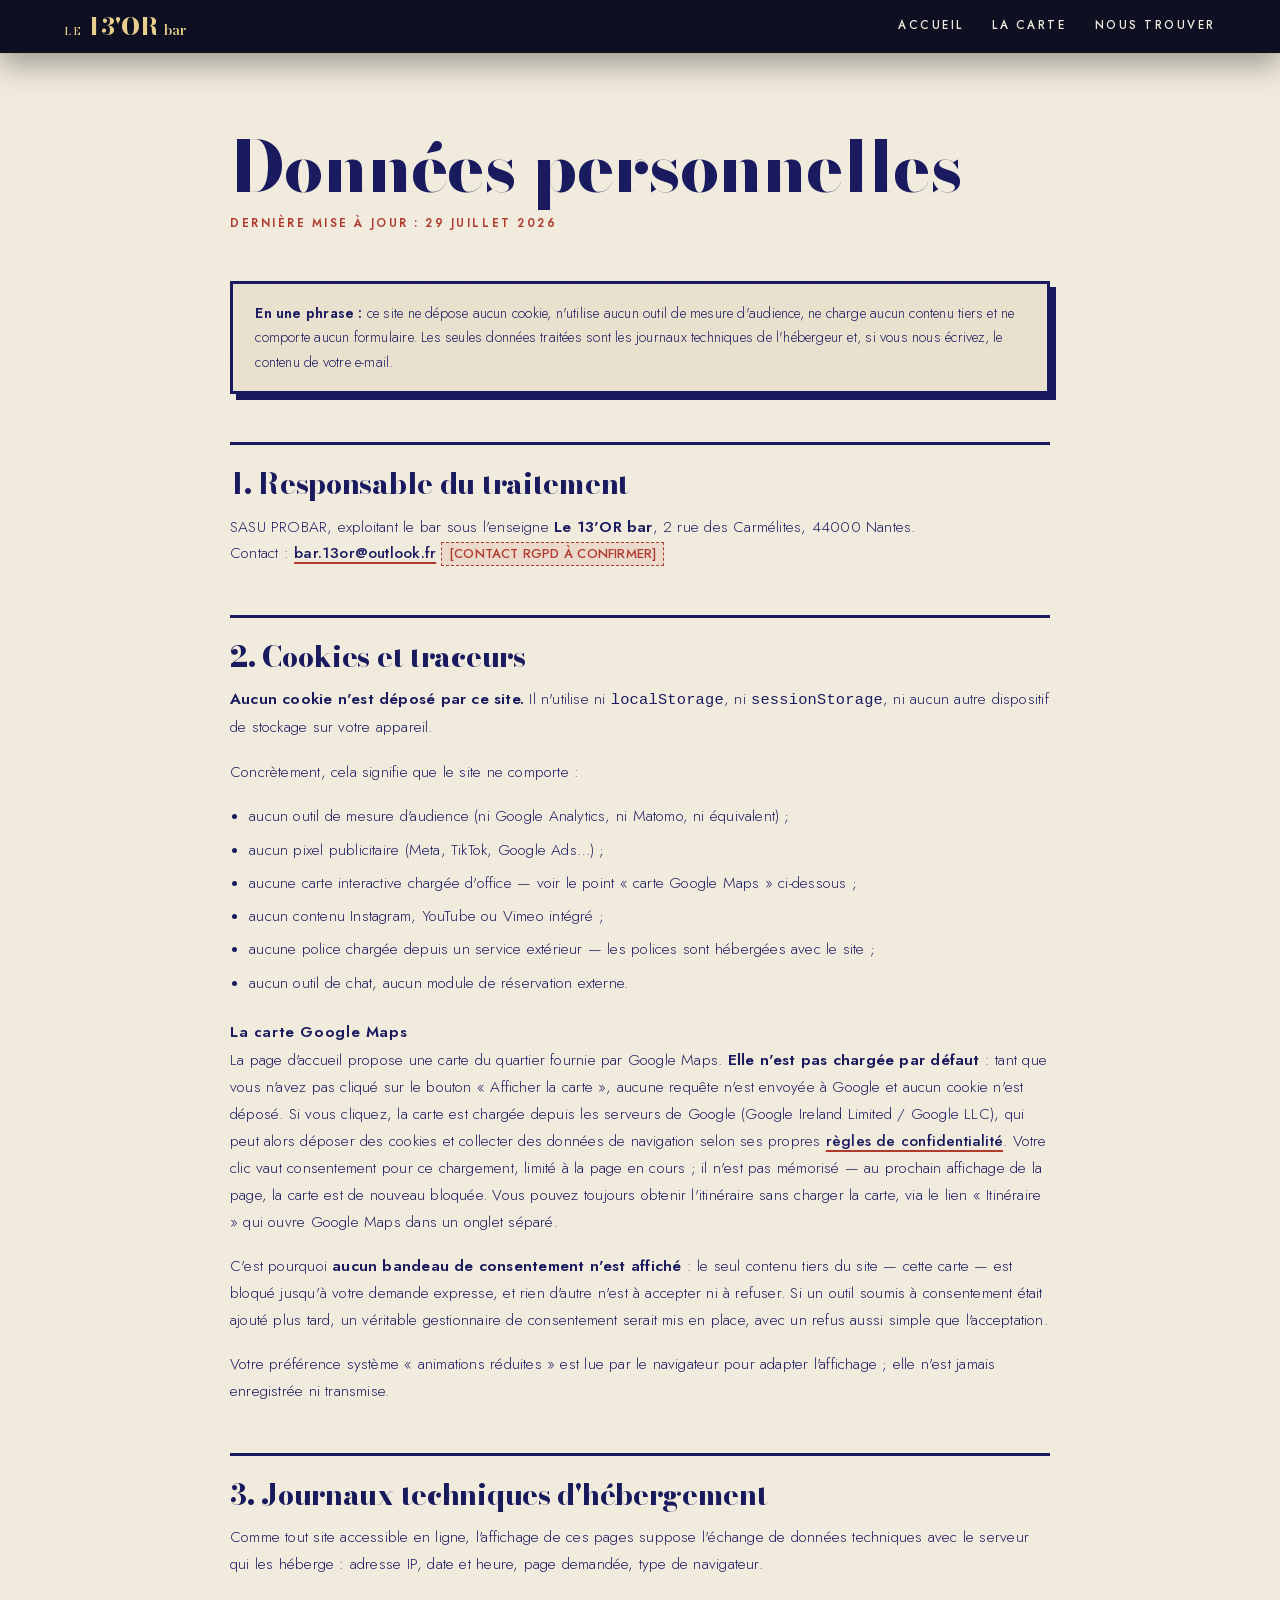
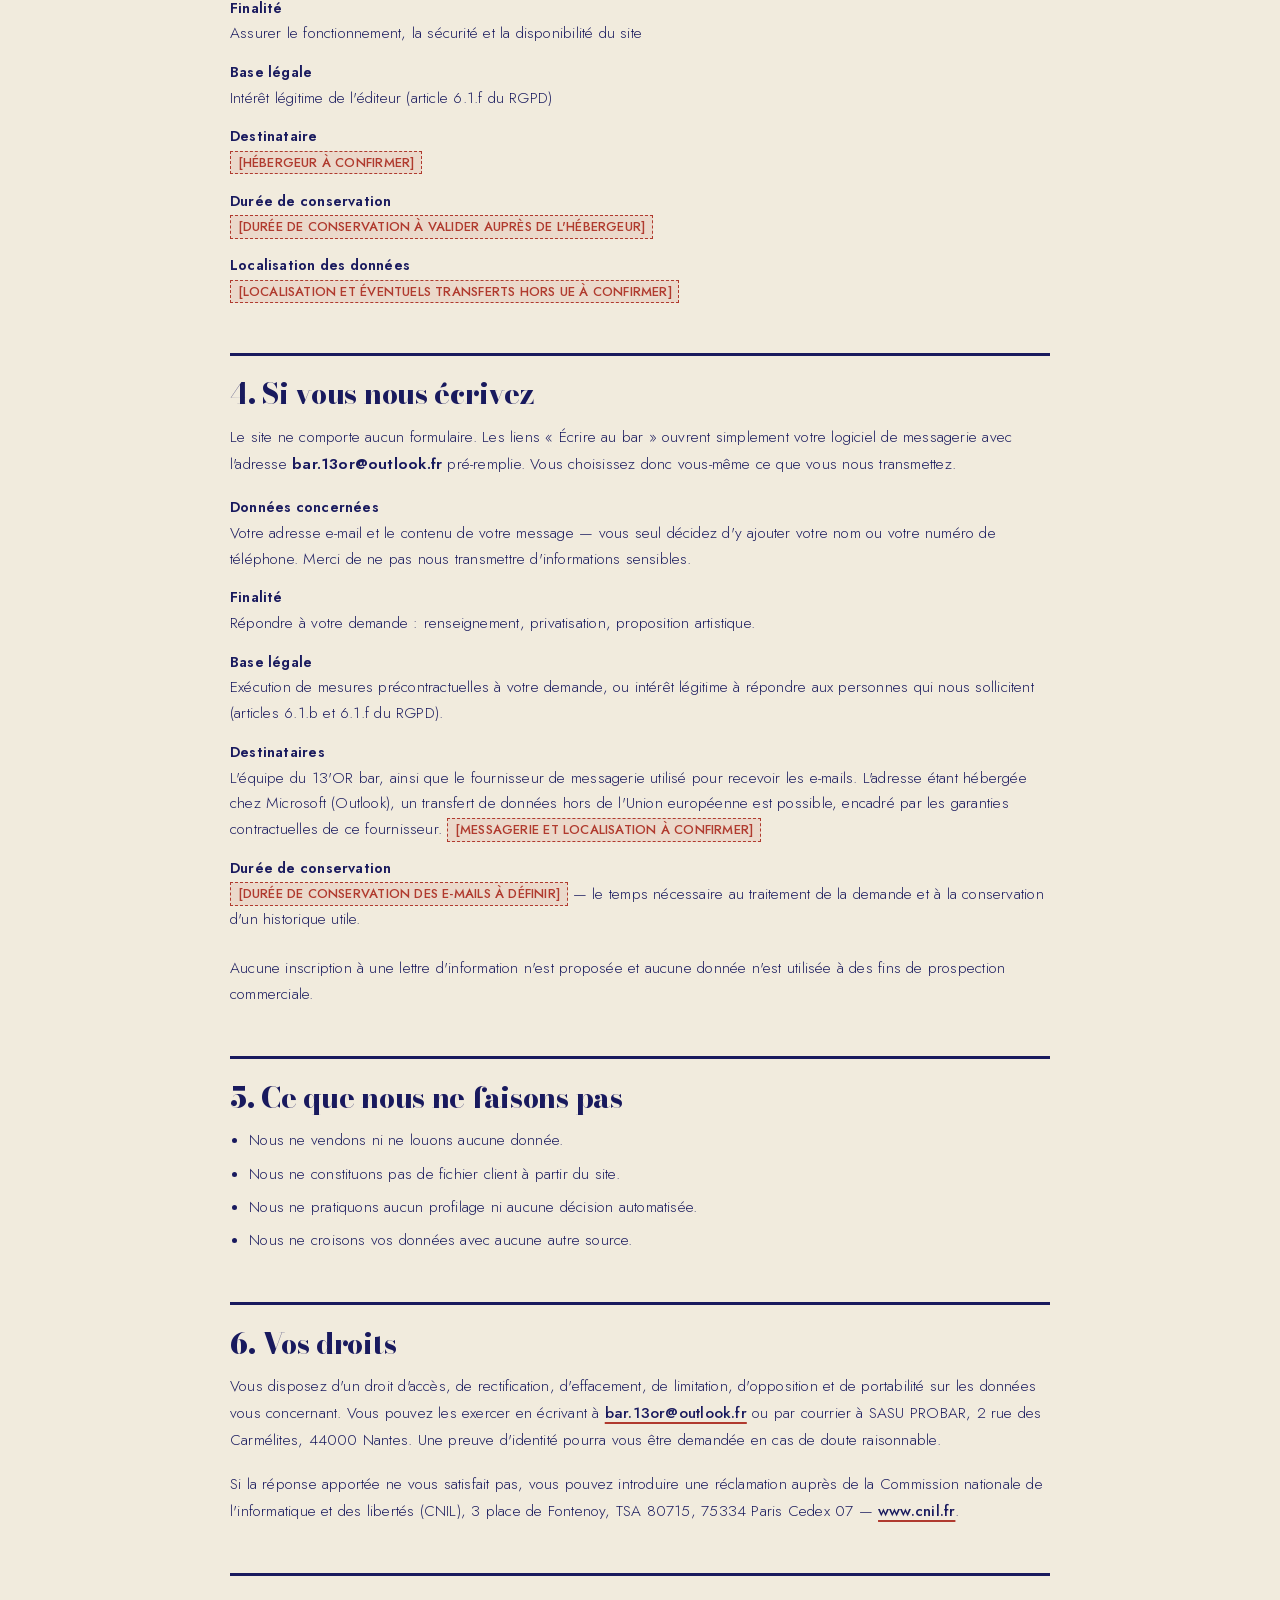
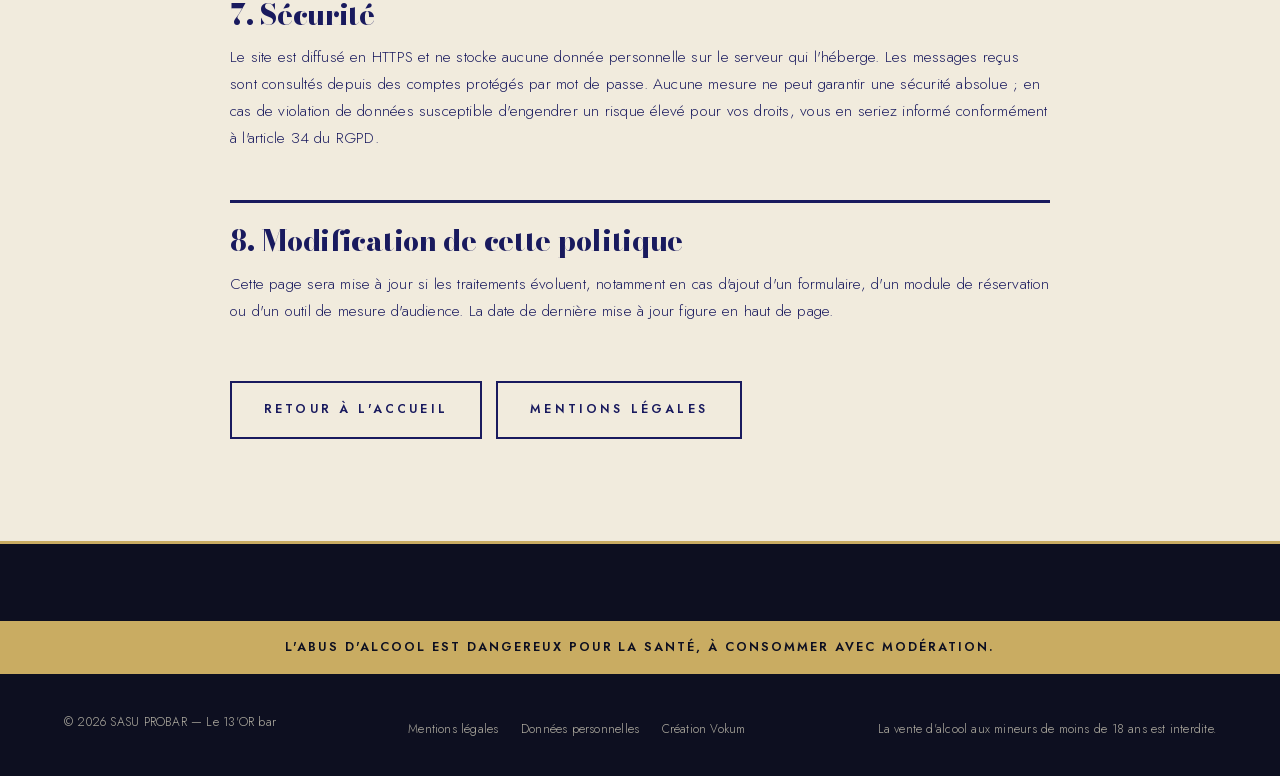
<file: politique-de-confidentialite.html>
<!--
  ============================================================================
  CONTENU JURIDIQUE À FAIRE VALIDER PAR LE PROPRIÉTAIRE DE L'ENTREPRISE
  AVANT MISE EN LIGNE.

  Rédigé le 29/07/2026 à partir des traitements RÉELLEMENT présents :
  - aucun formulaire sur le site
  - aucun cookie, aucun stockage local, aucune requête vers un domaine tiers
  - un lien mailto: vers bar.13or@outlook.fr
  - des journaux techniques côté hébergeur
  Voir research/legal-audit.md §3 et §5.
  ============================================================================
-->
<!DOCTYPE html>
<html lang="fr">
<head>
<meta charset="utf-8">
<meta name="viewport" content="width=device-width, initial-scale=1">
<title>Données personnelles et cookies — Le 13'OR bar, Nantes</title>
<meta name="description" content="Politique de confidentialité du site du 13'OR bar : aucun cookie, aucun traceur, aucun formulaire. Traitement des e-mails reçus et journaux d'hébergement.">
<meta name="robots" content="index,follow">
<link rel="canonical" href="https://le13or-site.vercel.app/politique-de-confidentialite.html">
<link rel="icon" href="favicon.svg" type="image/svg+xml">
<link rel="stylesheet" href="assets/css/style.css">
</head>
<body>

<a class="evite" href="#contenu">Aller au contenu</a>

<header class="entete est-posee">
  <a class="marque" href="index.html" aria-label="Le 13'OR bar, accueil">
    <span class="m-le">Le</span><span class="m-nom">13'OR</span><span class="m-bar">bar</span>
  </a>
  <nav class="nav-bureau" aria-label="Navigation principale">
    <a href="index.html">Accueil</a>
    <a href="carte.html">La carte</a>
    <a href="index.html#infos">Nous trouver</a>
  </nav>
</header>

<main class="juridique" id="contenu">
  <div class="conteneur">

    <h1>Données personnelles</h1>
    <p class="maj">Dernière mise à jour : 29 juillet 2026</p>

    <div class="encadre">
      <strong>En une phrase :</strong> ce site ne dépose aucun cookie, n'utilise aucun outil de
      mesure d'audience, ne charge aucun contenu tiers et ne comporte aucun formulaire.
      Les seules données traitées sont les journaux techniques de l'hébergeur et, si vous nous
      écrivez, le contenu de votre e-mail.
    </div>

    <h2>1. Responsable du traitement</h2>
    <p>
      SASU PROBAR, exploitant le bar sous l'enseigne <strong>Le 13'OR bar</strong>,
      2 rue des Carmélites, 44000 Nantes.<br>
      Contact : <a class="lien" href="mailto:bar.13or@outlook.fr">bar.13or@outlook.fr</a>
      <span class="todo">[CONTACT RGPD À CONFIRMER]</span>
    </p>

    <h2>2. Cookies et traceurs</h2>
    <p>
      <strong>Aucun cookie n'est déposé par ce site.</strong> Il n'utilise ni
      <code>localStorage</code>, ni <code>sessionStorage</code>, ni aucun autre dispositif de
      stockage sur votre appareil.
    </p>
    <p>Concrètement, cela signifie que le site ne comporte :</p>
    <ul>
      <li>aucun outil de mesure d'audience (ni Google Analytics, ni Matomo, ni équivalent) ;</li>
      <li>aucun pixel publicitaire (Meta, TikTok, Google Ads…) ;</li>
      <li>aucune carte interactive chargée d'office — voir le point « carte Google Maps »
          ci-dessous ;</li>
      <li>aucun contenu Instagram, YouTube ou Vimeo intégré ;</li>
      <li>aucune police chargée depuis un service extérieur — les polices sont hébergées avec
          le site ;</li>
      <li>aucun outil de chat, aucun module de réservation externe.</li>
    </ul>
    <h3>La carte Google Maps</h3>
    <p>
      La page d'accueil propose une carte du quartier fournie par Google Maps.
      <strong>Elle n'est pas chargée par défaut</strong> : tant que vous n'avez pas cliqué sur le
      bouton « Afficher la carte », aucune requête n'est envoyée à Google et aucun cookie n'est
      déposé. Si vous cliquez, la carte est chargée depuis les serveurs de Google (Google Ireland
      Limited / Google LLC), qui peut alors déposer des cookies et collecter des données de
      navigation selon ses propres
      <a class="lien" href="https://policies.google.com/privacy" target="_blank" rel="noopener">règles de confidentialité</a>.
      Votre clic vaut consentement pour ce chargement, limité à la page en cours ; il n'est pas
      mémorisé — au prochain affichage de la page, la carte est de nouveau bloquée. Vous pouvez
      toujours obtenir l'itinéraire sans charger la carte, via le lien « Itinéraire » qui ouvre
      Google Maps dans un onglet séparé.
    </p>
    <p>
      C'est pourquoi <strong>aucun bandeau de consentement n'est affiché</strong> : le seul
      contenu tiers du site — cette carte — est bloqué jusqu'à votre demande expresse, et rien
      d'autre n'est à accepter ni à refuser. Si un outil soumis à consentement était ajouté plus
      tard, un véritable gestionnaire de consentement serait mis en place, avec un refus aussi
      simple que l'acceptation.
    </p>
    <p>
      Votre préférence système « animations réduites » est lue par le navigateur pour adapter
      l'affichage ; elle n'est jamais enregistrée ni transmise.
    </p>

    <h2>3. Journaux techniques d'hébergement</h2>
    <p>
      Comme tout site accessible en ligne, l'affichage de ces pages suppose l'échange de données
      techniques avec le serveur qui les héberge : adresse IP, date et heure, page demandée,
      type de navigateur.
    </p>
    <dl>
      <dt>Finalité</dt><dd>Assurer le fonctionnement, la sécurité et la disponibilité du site</dd>
      <dt>Base légale</dt><dd>Intérêt légitime de l'éditeur (article 6.1.f du RGPD)</dd>
      <dt>Destinataire</dt><dd><span class="todo">[HÉBERGEUR À CONFIRMER]</span></dd>
      <dt>Durée de conservation</dt><dd><span class="todo">[DURÉE DE CONSERVATION À VALIDER AUPRÈS DE L'HÉBERGEUR]</span></dd>
      <dt>Localisation des données</dt><dd><span class="todo">[LOCALISATION ET ÉVENTUELS TRANSFERTS HORS UE À CONFIRMER]</span></dd>
    </dl>

    <h2>4. Si vous nous écrivez</h2>
    <p>
      Le site ne comporte aucun formulaire. Les liens « Écrire au bar » ouvrent simplement votre
      logiciel de messagerie avec l'adresse <strong>bar.13or@outlook.fr</strong> pré-remplie.
      Vous choisissez donc vous-même ce que vous nous transmettez.
    </p>
    <dl>
      <dt>Données concernées</dt>
      <dd>Votre adresse e-mail et le contenu de votre message — vous seul décidez d'y ajouter votre
          nom ou votre numéro de téléphone. Merci de ne pas nous transmettre d'informations
          sensibles.</dd>
      <dt>Finalité</dt>
      <dd>Répondre à votre demande : renseignement, privatisation, proposition artistique.</dd>
      <dt>Base légale</dt>
      <dd>Exécution de mesures précontractuelles à votre demande, ou intérêt légitime à répondre
          aux personnes qui nous sollicitent (articles 6.1.b et 6.1.f du RGPD).</dd>
      <dt>Destinataires</dt>
      <dd>L'équipe du 13'OR bar, ainsi que le fournisseur de messagerie utilisé pour recevoir les
          e-mails. L'adresse étant hébergée chez Microsoft (Outlook), un transfert de données hors
          de l'Union européenne est possible, encadré par les garanties contractuelles de ce
          fournisseur. <span class="todo">[MESSAGERIE ET LOCALISATION À CONFIRMER]</span></dd>
      <dt>Durée de conservation</dt>
      <dd><span class="todo">[DURÉE DE CONSERVATION DES E-MAILS À DÉFINIR]</span> — le temps
          nécessaire au traitement de la demande et à la conservation d'un historique utile.</dd>
    </dl>
    <p>
      Aucune inscription à une lettre d'information n'est proposée et aucune donnée n'est utilisée
      à des fins de prospection commerciale.
    </p>

    <h2>5. Ce que nous ne faisons pas</h2>
    <ul>
      <li>Nous ne vendons ni ne louons aucune donnée.</li>
      <li>Nous ne constituons pas de fichier client à partir du site.</li>
      <li>Nous ne pratiquons aucun profilage ni aucune décision automatisée.</li>
      <li>Nous ne croisons vos données avec aucune autre source.</li>
    </ul>

    <h2>6. Vos droits</h2>
    <p>
      Vous disposez d'un droit d'accès, de rectification, d'effacement, de limitation, d'opposition
      et de portabilité sur les données vous concernant. Vous pouvez les exercer en écrivant à
      <a class="lien" href="mailto:bar.13or@outlook.fr">bar.13or@outlook.fr</a> ou par courrier à
      SASU PROBAR, 2 rue des Carmélites, 44000 Nantes. Une preuve d'identité pourra vous être
      demandée en cas de doute raisonnable.
    </p>
    <p>
      Si la réponse apportée ne vous satisfait pas, vous pouvez introduire une réclamation auprès
      de la Commission nationale de l'informatique et des libertés (CNIL), 3 place de Fontenoy,
      TSA 80715, 75334 Paris Cedex 07 —
      <a class="lien" href="https://www.cnil.fr" target="_blank" rel="noopener">www.cnil.fr</a>.
    </p>

    <h2>7. Sécurité</h2>
    <p>
      Le site est diffusé en HTTPS et ne stocke aucune donnée personnelle sur le serveur qui
      l'héberge. Les messages reçus sont consultés depuis des comptes protégés par mot de passe.
      Aucune mesure ne peut garantir une sécurité absolue ; en cas de violation de données
      susceptible d'engendrer un risque élevé pour vos droits, vous en seriez informé
      conformément à l'article 34 du RGPD.
    </p>

    <h2>8. Modification de cette politique</h2>
    <p>
      Cette page sera mise à jour si les traitements évoluent, notamment en cas d'ajout d'un
      formulaire, d'un module de réservation ou d'un outil de mesure d'audience. La date de
      dernière mise à jour figure en haut de page.
    </p>

    <div style="display:flex;flex-wrap:wrap;gap:.9rem;margin-top:3.5rem">
      <a class="btn btn--contour" href="index.html"><span>Retour à l'accueil</span></a>
      <a class="btn btn--contour" href="mentions-legales.html"><span>Mentions légales</span></a>
    </div>

  </div>
</main>

<footer class="pied">
  <p class="avertissement-alcool">
    L'abus d'alcool est dangereux pour la santé, à consommer avec modération.
  </p>
  <div class="conteneur">
    <div class="pied-bas">
      <p>© 2026 SASU PROBAR — Le 13'OR bar</p>
      <nav aria-label="Liens juridiques">
        <a href="mentions-legales.html">Mentions légales</a>
        <a href="politique-de-confidentialite.html">Données personnelles</a>
        <a href="https://vokumagency.com" target="_blank" rel="noopener">Création Vokum</a>
      </nav>
      <p>La vente d'alcool aux mineurs de moins de 18 ans est interdite.</p>
    </div>
  </div>
</footer>

</body>
</html>
</file>
<file: assets/css/style.css>
/* ==========================================================================
   Le 13'OR bar — Nantes
   Direction artistique : « La pierre et la boiserie »
   Palette tirée de la façade réelle : pierre blanc-or de l'immeuble,
   boiserie bleu profond de la devanture, feuille d'or de l'enseigne,
   crème de la carte imprimée, nuit. Objets imprimés punaisés (polaroid,
   flyer, plan), tampon, équerres, grain de sérigraphie. Pas d'animation.
   ========================================================================== */

/* ---------- Polices auto-hébergées (aucun appel à un domaine tiers) ------- */
@font-face {
  font-family: 'Bodoni Moda';
  src: url('../fonts/bodonimoda.woff2') format('woff2');
  font-weight: 400 900;
  font-style: normal;
  font-display: swap;
}
@font-face {
  font-family: 'Bodoni Moda';
  src: url('../fonts/bodonimoda-italic.woff2') format('woff2');
  font-weight: 400 900;
  font-style: italic;
  font-display: swap;
}
@font-face { font-family: 'Jost'; src: url('../fonts/jost-300.woff2') format('woff2'); font-weight: 300; font-style: normal; font-display: swap; }
@font-face { font-family: 'Jost'; src: url('../fonts/jost-400.woff2') format('woff2'); font-weight: 400; font-style: normal; font-display: swap; }
@font-face { font-family: 'Jost'; src: url('../fonts/jost-500.woff2') format('woff2'); font-weight: 500; font-style: normal; font-display: swap; }
@font-face { font-family: 'Jost'; src: url('../fonts/jost-600.woff2') format('woff2'); font-weight: 600; font-style: normal; font-display: swap; }
@font-face { font-family: 'Jost'; src: url('../fonts/jost-400i.woff2') format('woff2'); font-weight: 400; font-style: italic; font-display: swap; }

/* ---------- Jetons ------------------------------------------------------- */
:root {
  /* papiers — tirés de la façade réelle */
  --pierre:    #EBE2C9;   /* pierre blanc-or de l'immeuble */
  --boiserie:  #16294E;   /* bleu profond de la devanture peinte */
  --nuit:      #0D0F20;   /* devanture au soir */
  --nuit-2:    #14162B;
  --papier:    #F1EBDD;   /* crème de carte imprimée */
  --papier-2:  #E9E1CE;

  /* encres */
  --or:        #C9AC62;   /* feuille d'or de l'enseigne */
  --or-vif:    #E8CF8D;
  --or-pale:   #F0E3BC;
  --encre:     #191A5E;   /* encre bleue sur papier crème */
  --encre-2:   #3F3F8F;
  --craie:     #EFEAE0;
  --craie-2:   #A9A69B;

  --ff-titre: 'Bodoni Moda', 'Didot', 'Times New Roman', serif;
  --ff-texte: 'Jost', 'Century Gothic', 'Futura', -apple-system, sans-serif;

  --marge: clamp(1.25rem, 5vw, 6rem);
  --max: 1400px;

  --t-lent: 900ms cubic-bezier(.19,1,.22,1);
  --t-moyen: 480ms cubic-bezier(.22,.61,.36,1);
  --t-court: 200ms cubic-bezier(.22,.61,.36,1);

  /* grain de sérigraphie */
  --grain: url("data:image/svg+xml,%3Csvg xmlns='http://www.w3.org/2000/svg' width='240' height='240'%3E%3Cfilter id='g'%3E%3CfeTurbulence type='fractalNoise' baseFrequency='.9' numOctaves='2' stitchTiles='stitch'/%3E%3CfeColorMatrix type='saturate' values='0'/%3E%3C/filter%3E%3Crect width='240' height='240' filter='url(%23g)' opacity='.55'/%3E%3C/svg%3E");
}

/* ---------- Base --------------------------------------------------------- */
*, *::before, *::after { box-sizing: border-box; }

html { scroll-behavior: smooth; -webkit-text-size-adjust: 100%; }

body {
  margin: 0;
  background: var(--nuit);
  color: var(--craie);
  font-family: var(--ff-texte);
  font-weight: 300;
  font-size: clamp(1rem, .95rem + .25vw, 1.11rem);
  line-height: 1.68;
  letter-spacing: .012em;
  overflow-x: hidden;
  -webkit-font-smoothing: antialiased;
}

/* grain global — la matière de la sérigraphie */
body::after {
  content: '';
  position: fixed;
  inset: 0;
  background: var(--grain);
  background-size: 240px;
  pointer-events: none;
  opacity: .07;
  z-index: 2000;
  mix-blend-mode: overlay;
}

img { max-width: 100%; height: auto; display: block; }
a { color: inherit; }
button { font: inherit; color: inherit; }

h1, h2, h3, h4 {
  font-family: var(--ff-titre);
  font-weight: 800;
  line-height: .92;
  margin: 0;
  letter-spacing: -.01em;
}

p { margin: 0 0 1.15em; }
p:last-child { margin-bottom: 0; }

::selection { background: var(--or); color: var(--nuit); }

:focus-visible { outline: 2px solid currentColor; outline-offset: 3px; }

.evite {
  position: absolute; left: -9999px; top: 0;
  background: var(--or); color: var(--nuit);
  padding: .8rem 1.2rem; z-index: 9999; font-weight: 600;
}
.evite:focus { left: 1rem; top: 1rem; }

.conteneur { width: min(100% - (var(--marge) * 2), var(--max)); margin-inline: auto; }

/* ---------- Vocabulaire -------------------------------------------------- */

.sur-titre {
  font-size: clamp(.66rem, .6rem + .18vw, .78rem);
  font-weight: 500;
  letter-spacing: .4em;
  text-transform: uppercase;
  margin: 0 0 1.6rem;
}

.mention { font-size: .76rem; letter-spacing: .05em; line-height: 1.6; opacity: .72; }

.todo-inline {
  display: inline-block;
  border: 1px dashed currentColor;
  padding: .05em .5em;
  font-size: .8em;
  font-weight: 500;
  opacity: .85;
}

/* équerres d'angle — reprises de la carte imprimée */
.equerres { position: relative; }
.equerres::before, .equerres::after {
  content: '';
  position: absolute;
  width: clamp(26px, 3.5vw, 46px);
  height: clamp(26px, 3.5vw, 46px);
  border: 3px solid currentColor;
  pointer-events: none;
}
.equerres::before { top: 0; left: 0; border-right: 0; border-bottom: 0; }
.equerres::after  { bottom: 0; right: 0; border-left: 0; border-top: 0; }

/* tampon rond tournant */
.tampon {
  position: absolute;
  width: clamp(110px, 13vw, 190px);
  aspect-ratio: 1;
  pointer-events: none;
  z-index: 5;
}
.tampon svg { width: 100%; height: 100%; }

/* boutons — pavés d'affiche */
.btn {
  display: inline-flex;
  align-items: center;
  gap: .7rem;
  padding: 1.05rem 2rem;
  background: var(--or);
  color: var(--nuit);
  font-size: .76rem;
  font-weight: 600;
  letter-spacing: .26em;
  text-transform: uppercase;
  text-decoration: none;
  border: 2px solid var(--or);
  cursor: pointer;
  transition: transform var(--t-court), box-shadow var(--t-court), background var(--t-court), color var(--t-court);
  box-shadow: 4px 4px 0 rgba(0,0,0,.28);
}
.btn:hover { transform: translate(-2px,-2px); box-shadow: 7px 7px 0 rgba(0,0,0,.3); }
.btn:active { transform: translate(1px,1px); box-shadow: 2px 2px 0 rgba(0,0,0,.3); }

.btn--contour { background: transparent; color: currentColor; border-color: currentColor; box-shadow: none; }
.btn--contour:hover { background: var(--or); border-color: var(--or); color: var(--nuit); box-shadow: 5px 5px 0 rgba(0,0,0,.25); }

.lien {
  color: inherit;
  font-weight: 500;
  text-decoration: underline;
  text-decoration-color: var(--or);
  text-decoration-thickness: 1.5px;
  text-underline-offset: 4px;
  transition: text-decoration-color var(--t-court);
}
.lien:hover { text-decoration-color: currentColor; }

/* ---------- En-tête ------------------------------------------------------ */
.entete {
  position: fixed;
  inset: 0 0 auto 0;
  z-index: 100;
  display: flex;
  align-items: center;
  justify-content: space-between;
  gap: 1rem;
  padding: 1rem var(--marge);
  background: var(--nuit);
  box-shadow: 0 1px 0 rgba(201,172,98,.35);
  transition: padding var(--t-moyen), box-shadow var(--t-moyen);
}
.entete.est-posee {
  box-shadow: 0 1px 0 rgba(201,172,98,.35), 0 12px 30px rgba(0,0,0,.35);
  padding-block: .7rem;
}

.marque {
  font-family: var(--ff-titre);
  color: var(--or-vif);
  text-decoration: none;
  display: inline-flex;
  align-items: baseline;
  gap: .3em;
  line-height: 1;
  white-space: nowrap;
}
.marque .m-le  { font-size: .7rem; letter-spacing: .18em; text-transform: uppercase; font-weight: 500; }
.marque .m-nom { font-size: 1.5rem; font-weight: 800; }
.marque .m-bar { font-size: .85rem; font-weight: 600; }

.nav-bureau { display: flex; align-items: center; gap: clamp(1rem, 2.2vw, 2.6rem); }
.nav-bureau a {
  font-size: .72rem;
  font-weight: 500;
  letter-spacing: .22em;
  text-transform: uppercase;
  text-decoration: none;
  color: var(--craie);
  padding-block: .3rem;
  border-bottom: 2px solid transparent;
  transition: color var(--t-court), border-color var(--t-court);
}
.nav-bureau a:hover { color: var(--or-vif); }
.nav-bureau a.est-actif { color: var(--or-vif); border-bottom-color: var(--or-vif); }

.burger {
  display: none;
  width: 46px; height: 46px;
  background: var(--or);
  border: 0;
  cursor: pointer;
  position: relative;
  box-shadow: 3px 3px 0 rgba(0,0,0,.3);
}
.burger span {
  position: absolute; left: 50%;
  width: 20px; height: 2px;
  background: var(--nuit);
  transform: translateX(-50%);
  transition: transform var(--t-moyen), opacity var(--t-court);
}
.burger span:nth-child(1) { top: 16px; }
.burger span:nth-child(2) { top: 22px; }
.burger span:nth-child(3) { top: 28px; }
.burger[aria-expanded="true"] span:nth-child(1) { transform: translateX(-50%) translateY(6px) rotate(45deg); }
.burger[aria-expanded="true"] span:nth-child(2) { opacity: 0; }
.burger[aria-expanded="true"] span:nth-child(3) { transform: translateX(-50%) translateY(-6px) rotate(-45deg); }

/* menu mobile = devanture plein écran */
.menu-mobile {
  position: fixed;
  inset: 0;
  z-index: 99;
  background: var(--boiserie);
  color: #fff;
  display: flex;
  flex-direction: column;
  justify-content: center;
  padding: 6rem var(--marge) 3rem;
  display: none;
}
.menu-mobile::before {
  content: '';
  position: absolute; inset: 0;
  background: var(--grain);
  background-size: 240px;
  opacity: .12;
  mix-blend-mode: overlay;
  pointer-events: none;
}
.menu-mobile.est-ouvert { display: flex; }
.menu-mobile nav { display: flex; flex-direction: column; }
.menu-mobile nav a {
  font-family: var(--ff-titre);
  font-size: clamp(2.2rem, 10vw, 3.4rem);
  font-weight: 800;
  color: var(--or-pale);
  text-decoration: none;
  padding: .22em 0;
  border-bottom: 1px solid rgba(240,227,188,.3);
}
.menu-mobile .mm-pied { margin-top: 2.2rem; font-size: .84rem; letter-spacing: .08em; color: var(--or-pale); }
.menu-mobile .mm-pied a { color: #fff; }

/* ---------- HERO : la pierre et la boiserie -------------------------------
   Même langage que le reste du site : papier clair, encre bleu profond,
   photo punaisée, tampon, ombres dures. ------------------------------------ */
.hero {
  position: relative;
  min-height: 100svh;
  background: var(--pierre);
  color: var(--boiserie);
  overflow: hidden;
  display: flex;
  flex-direction: column;
  padding-top: clamp(5.5rem, 10vh, 7.5rem);
}

.hero-scene {
  position: relative;
  z-index: 2;
  flex: 1;
  display: flex;
  align-items: center;
  padding-block: clamp(2rem, 4vh, 3.5rem);
}

.hero-grille {
  display: grid;
  grid-template-columns: minmax(0, 7fr) minmax(0, 5fr);
  gap: clamp(2.5rem, 5vw, 5.5rem);
  align-items: center;
  width: 100%;
}

.hero-sur {
  font-size: clamp(.66rem, .6rem + .2vw, .8rem);
  font-weight: 600;
  letter-spacing: .42em;
  text-transform: uppercase;
  margin: 0 0 1.8rem;
  display: flex;
  align-items: center;
  gap: 1rem;
}
.hero-sur::after {
  content: '';
  flex: 0 1 140px;
  height: 2px;
  background: var(--boiserie);
}

.hero-titre { line-height: .82; margin-bottom: clamp(1.6rem, 3vh, 2.4rem); }
.hero-titre span { display: block; }
.hero-titre .ht-le {
  font-family: var(--ff-titre);
  font-style: italic;
  font-weight: 400;
  font-size: clamp(1.6rem, 1rem + 2.6vw, 3.4rem);
  color: #B03A2E;
  margin-bottom: .1em;
  margin-left: .1em;
}
.hero-titre .ht-nom {
  font-family: var(--ff-titre);
  font-weight: 800;
  font-size: clamp(4.4rem, 1.5rem + 13.5vw, 12.5rem);
  letter-spacing: -.03em;
  color: var(--boiserie);
  transform: rotate(-2deg);
  transform-origin: left bottom;
  text-shadow: .038em .038em 0 var(--or);
}
.hero-titre .ht-bar {
  font-family: var(--ff-titre);
  font-weight: 700;
  font-size: clamp(1.2rem, .8rem + 2.4vw, 2.6rem);
  letter-spacing: .6em;
  text-transform: uppercase;
  color: transparent;
  -webkit-text-stroke: 1.3px var(--boiserie);
  margin-top: .55em;
  margin-left: .15em;
}

.hero-phrase {
  font-size: clamp(1.02rem, .92rem + .5vw, 1.32rem);
  font-weight: 400;
  max-width: 40ch;
  margin: 0 0 clamp(1.6rem, 3vh, 2.4rem);
  line-height: 1.55;
}
.hero-phrase em { font-style: italic; font-family: var(--ff-titre); font-size: 1.1em; color: #B03A2E; }

.hero-actions { display: flex; flex-wrap: wrap; gap: 1rem; }
.hero .btn { box-shadow: 4px 4px 0 var(--boiserie); border-color: var(--boiserie); }
.hero .btn:hover { box-shadow: 7px 7px 0 var(--boiserie); }
.hero .btn--contour { color: var(--boiserie); border-color: var(--boiserie); box-shadow: none; }
.hero .btn--contour:hover { background: var(--boiserie); border-color: var(--boiserie); color: var(--pierre); box-shadow: 5px 5px 0 rgba(22,41,78,.3); }

/* la photo de la devanture, punaisée comme dans la section Lieu */
.hero-photo { position: relative; }
.hero-photo .polaroid { transform: rotate(2.2deg); margin: 0; }
.hero-photo .tampon {
  right: -8%;
  top: -9%;
  color: var(--boiserie);
}

/* pied de la hero : la boiserie — bande bleu profond, lettres d'or */
.hero-pied {
  position: relative;
  z-index: 2;
  background: var(--boiserie);
  border-top: 3px solid var(--or);
}
.hero-pied .conteneur {
  display: flex;
  flex-wrap: wrap;
  justify-content: space-between;
  gap: .6rem 2.5rem;
  padding-block: 1.15rem;
  font-size: clamp(.72rem, .66rem + .2vw, .84rem);
  font-weight: 500;
  letter-spacing: .22em;
  text-transform: uppercase;
  color: var(--or-vif);
}
.hero-pied a { color: var(--or-pale); text-decoration: none; border-bottom: 1px solid var(--or); }

/* ---------- Bandeau défilant — bande d'or -------------------------------- */
.bandeau {
  background: var(--or);
  color: var(--nuit);
  overflow: hidden;
  padding: .85rem 0;
  border-block: 3px solid var(--nuit);
}
.bandeau-piste { display: flex; flex-wrap: wrap; justify-content: center; row-gap: .2rem; }
.bandeau-piste span {
  font-family: var(--ff-titre);
  font-weight: 700;
  font-size: clamp(1rem, .9rem + .5vw, 1.45rem);
  letter-spacing: .1em;
  text-transform: uppercase;
  padding-inline: 1.4rem;
  white-space: nowrap;
}
.bandeau-piste span:not(:last-child)::after { content: '✦'; margin-left: 2.8rem; font-size: .7em; vertical-align: .12em; }

/* ---------- Sections génériques ------------------------------------------ */
.section { position: relative; padding-block: clamp(4.5rem, 10vw, 9rem); overflow: hidden; }

/* papier crème — la carte imprimée */
.section--papier {
  background: var(--papier);
  color: var(--encre);
}
.section--papier .mention { color: var(--encre-2); opacity: 1; }
.section--papier .sur-titre { color: var(--encre); }
.section--papier .sur-titre::after { background: var(--encre); }

/* nuit — la devanture */
.section--nuit { background: var(--nuit); }

/* pierre — le blanc-or de la façade */
.section--pierre { background: var(--pierre); color: var(--boiserie); }

.titre-section {
  font-size: clamp(2.6rem, 1.2rem + 6.5vw, 7rem);
  letter-spacing: -.02em;
}
.titre-section em { font-style: italic; font-weight: 400; }
.section--papier .titre-section em { color: #B03A2E; }
.section--nuit .titre-section { color: var(--or-vif); }
.section--nuit .titre-section em { color: var(--craie); }
.section--pierre .titre-section { color: var(--boiserie); }
.section--pierre .titre-section em { color: #B03A2E; }

.chapeau {
  font-size: clamp(1.05rem, .95rem + .45vw, 1.35rem);
  font-weight: 400;
  line-height: 1.55;
}

/* ---------- LE COMPTOIR (papier) ----------------------------------------- */
.comptoir-grille {
  position: relative;
  display: grid;
  grid-template-columns: minmax(0, 7fr) minmax(0, 5fr);
  gap: clamp(2.5rem, 6vw, 6rem);
  align-items: start;
}
.comptoir-texte { position: relative; z-index: 1; }
.comptoir-texte .titre-section { margin-bottom: clamp(1.6rem, 3vw, 2.6rem); max-width: 12ch; }
.comptoir-texte p + p { margin-top: 1.1em; }
.lettrine::first-letter {
  font-family: var(--ff-titre);
  font-size: 3.9em;
  font-weight: 800;
  float: left;
  line-height: .74;
  padding: .08em .14em 0 0;
  color: #B03A2E;
}

/* colonne chiffres façon programme */
.comptoir-programme {
  position: sticky;
  top: 7rem;
  border: 3px solid var(--encre);
  background: var(--papier);
  box-shadow: 8px 8px 0 var(--encre);
  padding: clamp(1.4rem, 3vw, 2.2rem);
}
.comptoir-programme h3 {
  font-size: clamp(1.3rem, 1.1rem + 1vw, 1.9rem);
  border-bottom: 3px solid var(--encre);
  padding-bottom: .5rem;
  margin-bottom: .4rem;
}
.comptoir-programme ol { list-style: none; margin: 0; padding: 0; }
.comptoir-programme li {
  display: flex;
  align-items: baseline;
  justify-content: space-between;
  gap: 1rem;
  padding-block: .85rem;
  border-bottom: 1px solid rgba(25,26,94,.28);
}
.comptoir-programme li:last-child { border-bottom: 0; }
.comptoir-programme .cp-nb {
  font-family: var(--ff-titre);
  font-weight: 800;
  font-size: clamp(1.9rem, 1.5rem + 1.6vw, 3rem);
  line-height: 1;
}
.comptoir-programme .cp-nom {
  font-size: .74rem;
  font-weight: 600;
  letter-spacing: .22em;
  text-transform: uppercase;
  text-align: right;
}
/* ---------- EXTRAIT DE CARTE (papier, continue) --------------------------- */
.extrait-tete {
  display: flex;
  flex-wrap: wrap;
  align-items: flex-end;
  justify-content: space-between;
  gap: 1.5rem 2rem;
  margin-bottom: clamp(2.2rem, 5vw, 3.6rem);
}
.section--papier .btn { background: var(--encre); border-color: var(--encre); color: var(--papier); box-shadow: 4px 4px 0 rgba(25,26,94,.25); }
.section--papier .btn--contour { background: transparent; color: var(--encre); }
.section--papier .btn--contour:hover { background: var(--encre); color: var(--papier); }

.colonnes-carte {
  display: grid;
  grid-template-columns: repeat(auto-fit, minmax(min(100%, 290px), 1fr));
  border: 3px solid var(--encre);
}
.bloc-carte {
  padding: clamp(1.6rem, 3vw, 2.4rem);
  border-right: 3px solid var(--encre);
}
.bloc-carte:last-child { border-right: 0; }
.bloc-carte h3 {
  font-size: clamp(1.5rem, 1.2rem + 1.3vw, 2.3rem);
  margin-bottom: .2rem;
}
.bloc-carte .bc-note {
  display: block;
  font-size: .68rem;
  font-weight: 600;
  letter-spacing: .26em;
  text-transform: uppercase;
  color: #B03A2E;
  margin-bottom: 1.4rem;
}

.liste-prix { list-style: none; margin: 0; padding: 0; }
.liste-prix li { padding-block: .6rem; border-bottom: 1px solid rgba(25,26,94,.25); }
.liste-prix li:last-child { border-bottom: 0; }
.lp-ligne { display: flex; align-items: baseline; gap: .6rem; font-size: .98rem; }
.lp-nom { font-weight: 500; }
.lp-points { flex: 1; border-bottom: 2px dotted rgba(25,26,94,.4); transform: translateY(-.28em); min-width: 1.2rem; }
.lp-prix { font-family: var(--ff-titre); font-weight: 700; white-space: nowrap; font-variant-numeric: tabular-nums; }
.lp-detail { display: block; margin-top: .18rem; font-size: .8rem; font-style: italic; opacity: .8; line-height: 1.45; max-width: 44ch; }

/* ---------- LE GIN (pierre blanc-or) --------------------------------------- */
.gin { border-block: 3px solid var(--boiserie); }
.gin .sur-titre { color: #B03A2E; }
.gin-grille {
  position: relative;
  display: grid;
  grid-template-columns: minmax(0, 5fr) minmax(0, 7fr);
  gap: clamp(2.5rem, 6vw, 6rem);
  align-items: center;
}
.gin-intro .titre-section { transform: rotate(-1.5deg); margin-bottom: 1.6rem; }
.gin-intro .chapeau { max-width: 46ch; }

.gin-liste {
  list-style: none;
  margin: 0;
  padding: 0;
  columns: 2;
  column-gap: clamp(1.6rem, 3.5vw, 3.2rem);
}
.gin-liste li {
  break-inside: avoid;
  display: flex;
  align-items: baseline;
  gap: .55rem;
  padding-block: .55rem;
  border-bottom: 1px solid rgba(22,41,78,.3);
  font-size: .95rem;
  font-weight: 400;
}
.gin-liste .g-nom { color: var(--boiserie); font-weight: 500; }
.gin-liste .g-points { flex: 1; border-bottom: 2px dotted rgba(22,41,78,.4); transform: translateY(-.28em); min-width: .9rem; }
.gin-liste .g-prix { font-family: var(--ff-titre); font-weight: 700; color: var(--boiserie); font-variant-numeric: tabular-nums; }

/* ---------- OPEN-ART (nuit) ----------------------------------------------- */
.prog-grille {
  display: grid;
  grid-template-columns: minmax(0, 6fr) minmax(0, 6fr);
  gap: clamp(2.5rem, 6vw, 6rem);
  align-items: center;
}
.prog-texte .titre-section { margin-bottom: 1.6rem; max-width: 12ch; }
.prog-texte .chapeau { color: var(--craie); max-width: 48ch; }
.prog-texte p { max-width: 48ch; }
.prog-encart {
  margin-top: 1.8rem;
  padding: 1.2rem 1.4rem;
  border: 1px dashed rgba(201,172,98,.6);
  font-size: .84rem;
  color: var(--craie-2);
  line-height: 1.6;
}
.prog-encart strong { color: var(--or-vif); font-weight: 500; }

/* l'affiche du 21 juin, comme punaisée — boiserie bleu profond, lettres d'or */
.affiche-flyer {
  position: relative;
  background: var(--boiserie);
  color: #fff;
  padding: clamp(2rem, 4.5vw, 3.4rem);
  transform: rotate(2deg);
  box-shadow: 14px 18px 40px rgba(0,0,0,.45);
}
.affiche-flyer::before {
  content: '';
  position: absolute; inset: 0;
  background: var(--grain);
  background-size: 240px;
  opacity: .14;
  mix-blend-mode: overlay;
  pointer-events: none;
}
.affiche-flyer .equerres-in { position: absolute; inset: 12px; border: 0; }
.affiche-titre {
  font-family: var(--ff-titre);
  font-weight: 800;
  font-size: clamp(2.6rem, 1.4rem + 6vw, 5.4rem);
  line-height: .84;
  color: var(--or-vif);
  text-shadow: .04em .04em 0 rgba(6,12,26,.9);
}
.affiche-titre span { display: block; }
.affiche-titre span:nth-child(2) { margin-left: .9em; transform: rotate(-2deg); }
.affiche-sous {
  font-size: .78rem;
  font-weight: 600;
  letter-spacing: .26em;
  text-transform: uppercase;
  color: #fff;
  margin-top: 1.6rem;
}
.affiche-liste { list-style: none; margin: 1.2rem 0 0; padding: 0; position: relative; z-index: 1; }
.affiche-liste li {
  display: flex;
  gap: 1.2rem;
  padding-block: .68rem;
  border-top: 1px solid rgba(240,227,188,.45);
  font-size: .9rem;
  font-weight: 500;
  letter-spacing: .14em;
  text-transform: uppercase;
}
.affiche-liste li span:first-child { color: var(--or-vif); min-width: 3.2em; font-family: var(--ff-titre); font-weight: 700; }
.affiche-note { font-size: .7rem; letter-spacing: .08em; margin-top: 1.4rem; color: rgba(255,255,255,.75); position: relative; z-index: 1; }

/* ---------- LE LIEU (papier) ---------------------------------------------- */
.lieu-grille {
  display: grid;
  grid-template-columns: minmax(0, 6fr) minmax(0, 6fr);
  gap: clamp(2.5rem, 6vw, 6rem);
  align-items: center;
}
.lieu-texte .titre-section { margin-bottom: 1.6rem; }
.lieu-texte .chapeau, .lieu-texte p { max-width: 48ch; }

/* photo en polaroid punaisé */
.polaroid {
  background: #fff;
  padding: 14px 14px 58px;
  transform: rotate(-2.4deg);
  box-shadow: 12px 16px 34px rgba(25,26,94,.28);
  max-width: 520px;
  margin-inline: auto;
  position: relative;
}
.polaroid img { width: 100%; }
.polaroid figcaption {
  position: absolute;
  left: 0; right: 0; bottom: 16px;
  text-align: center;
  font-family: var(--ff-titre);
  font-style: italic;
  font-size: .95rem;
  color: var(--encre);
}

.fresque-encart {
  margin-top: 2.2rem;
  border: 3px solid var(--encre);
  background: var(--papier-2);
  padding: 1.4rem 1.6rem;
  box-shadow: 6px 6px 0 var(--encre);
}
.fresque-encart h3 { font-size: 1.25rem; margin-bottom: .5rem; }
.fresque-encart p { font-size: .92rem; }
.fresque-encart svg { width: 100%; height: auto; margin-bottom: .9rem; }

/* ---------- INFOS (nuit) --------------------------------------------------- */
.infos-grille {
  display: grid;
  grid-template-columns: minmax(0, 5fr) minmax(0, 7fr);
  gap: clamp(2.5rem, 6vw, 5.5rem);
  align-items: start;
}
.infos-grille .titre-section { margin-bottom: 1.8rem; }

.horaires { list-style: none; margin: 0; padding: 0; }
.horaires li {
  display: flex;
  justify-content: space-between;
  gap: 1rem;
  padding-block: .74rem;
  border-bottom: 1px solid rgba(201,172,98,.3);
  font-size: .96rem;
}
.horaires li:first-child { border-top: 1px solid rgba(201,172,98,.3); }
.horaires .h-jour { letter-spacing: .1em; text-transform: uppercase; font-size: .82rem; font-weight: 500; }
.horaires .h-heure { font-family: var(--ff-titre); font-weight: 700; color: var(--or-vif); font-variant-numeric: tabular-nums; }
.horaires li.est-ferme { opacity: .5; }
.horaires li.est-ferme .h-heure { color: var(--craie-2); }

.coords { margin-top: 2rem; display: grid; gap: 1.3rem; }
.coords dt {
  font-size: .64rem;
  font-weight: 600;
  letter-spacing: .32em;
  text-transform: uppercase;
  color: var(--or);
  margin-bottom: .3rem;
}
.coords dd { margin: 0; font-size: .98rem; line-height: 1.55; }

/* carte Google Maps — bloquée avant le clic (façade sans traceur) */
.gmaps {
  position: relative;
  aspect-ratio: 4 / 3;
  background:
    repeating-linear-gradient(45deg, rgba(25,26,94,.05) 0 1px, transparent 1px 26px),
    repeating-linear-gradient(-45deg, rgba(25,26,94,.05) 0 1px, transparent 1px 26px),
    var(--papier-2);
  border: 3px solid var(--encre);
  overflow: hidden;
}
.gmaps iframe {
  position: absolute;
  inset: 0;
  width: 100%;
  height: 100%;
  border: 0;
  display: block;
}
.gmaps-voile {
  position: absolute;
  inset: 0;
  display: flex;
  flex-direction: column;
  align-items: center;
  justify-content: center;
  text-align: center;
  gap: .55rem;
  padding: clamp(1.2rem, 4vw, 2.4rem);
  color: var(--encre);
}
.gmaps-pin { width: clamp(34px, 4.5vw, 48px); color: #B03A2E; }
.gmaps-titre {
  font-family: var(--ff-titre);
  font-weight: 700;
  font-size: clamp(1.1rem, 1rem + .8vw, 1.6rem);
  margin: 0;
}
.gmaps-note {
  font-size: .78rem;
  line-height: 1.55;
  max-width: 40ch;
  color: var(--encre-2);
  margin: 0 0 .6rem;
}
.gmaps-charger { background: var(--encre); border-color: var(--encre); color: var(--papier); }
.gmaps-alt {
  font-size: .74rem;
  font-weight: 500;
  color: var(--encre-2);
  text-decoration: underline;
  text-underline-offset: 3px;
}
.gmaps.est-chargee .gmaps-voile { display: none; }

/* plan : affichette crème punaisée */
.plan {
  position: relative;
  background: var(--papier);
  color: var(--encre);
  padding: clamp(1.4rem, 3vw, 2.2rem);
  transform: rotate(1.4deg);
  box-shadow: 14px 18px 40px rgba(0,0,0,.45);
}
.plan svg { width: 100%; height: auto; display: block; }
.plan-actions { display: flex; flex-wrap: wrap; gap: .8rem; margin-top: 1.3rem; }
.plan .btn { background: var(--encre); border-color: var(--encre); color: var(--papier); }
.plan .btn--contour { background: transparent; color: var(--encre); }
.plan .btn--contour:hover { background: var(--encre); color: var(--papier); }
.plan .mention { color: var(--encre-2); }

/* ---------- PIED ----------------------------------------------------------- */
.pied {
  background: var(--nuit);
  border-top: 3px solid var(--or);
  padding-top: clamp(3rem, 6vw, 5rem);
  position: relative;
  overflow: hidden;
}
.pied-mot {
  font-family: var(--ff-titre);
  font-weight: 800;
  font-size: clamp(3.4rem, 1rem + 14vw, 12rem);
  line-height: .8;
  color: transparent;
  -webkit-text-stroke: 1.5px rgba(201,172,98,.55);
  letter-spacing: -.02em;
  margin-bottom: clamp(2rem, 5vw, 3.5rem);
  transform: rotate(-1.2deg);
}
.pied-grille {
  display: grid;
  grid-template-columns: repeat(auto-fit, minmax(min(100%, 200px), 1fr));
  gap: 2.2rem 2rem;
  padding-bottom: 3rem;
}
.pied-grille h2 {
  font-family: var(--ff-texte);
  font-size: .64rem;
  font-weight: 600;
  letter-spacing: .32em;
  text-transform: uppercase;
  color: var(--or);
  margin-bottom: 1rem;
}
.pied-grille ul { list-style: none; margin: 0; padding: 0; display: grid; gap: .55rem; }
.pied-grille a { color: var(--craie); text-decoration: none; font-size: .92rem; transition: color var(--t-court); }
.pied-grille a:hover { color: var(--or-vif); }
.pied-grille p { font-size: .92rem; color: var(--craie); }

.avertissement-alcool {
  background: var(--or);
  color: var(--nuit);
  padding: 1rem 0;
  text-align: center;
  font-size: .78rem;
  font-weight: 600;
  letter-spacing: .16em;
  text-transform: uppercase;
}

.pied-bas {
  display: flex;
  flex-wrap: wrap;
  gap: .8rem 1.8rem;
  justify-content: space-between;
  align-items: center;
  padding-block: 1.5rem 1.9rem;
  font-size: .76rem;
  color: var(--craie-2);
}
.pied-bas nav { display: flex; flex-wrap: wrap; gap: .6rem 1.4rem; }
.pied-bas a { color: var(--craie-2); text-decoration: none; }
.pied-bas a:hover { color: var(--or-vif); }

/* ---------- PAGE CARTE ------------------------------------------------------ */
.carte-hero {
  position: relative;
  background: var(--pierre);
  color: var(--boiserie);
  padding: clamp(8rem, 16vh, 11rem) 0 clamp(2.6rem, 5vw, 4rem);
  overflow: hidden;
}
.carte-hero .conteneur { position: relative; z-index: 1; }
.carte-hero .sur-titre { color: #B03A2E; }
.carte-hero .titre-section { color: var(--boiserie); transform: rotate(-1.5deg); text-shadow: .04em .04em 0 var(--or); }
.carte-hero .titre-section em { color: #B03A2E; }
.carte-hero .chapeau { max-width: 56ch; margin-top: 1.4rem; }

.carte-nav {
  position: sticky;
  top: 0;
  z-index: 60;
  background: var(--encre);
  color: var(--papier);
}
.carte-nav ul {
  list-style: none;
  margin: 0;
  padding: .85rem var(--marge);
  display: flex;
  gap: 1.7rem;
  overflow-x: auto;
  scrollbar-width: none;
}
.carte-nav ul::-webkit-scrollbar { display: none; }
.carte-nav a {
  font-size: .7rem;
  font-weight: 600;
  letter-spacing: .22em;
  text-transform: uppercase;
  text-decoration: none;
  color: rgba(241,235,221,.72);
  white-space: nowrap;
  padding-block: .3rem;
  border-bottom: 2px solid transparent;
  transition: color var(--t-court), border-color var(--t-court);
}
.carte-nav a:hover, .carte-nav a.est-actif { color: var(--or-vif); border-bottom-color: var(--or-vif); }

/* corps de carte : papier crème */
.carte-corps {
  background: var(--papier);
  color: var(--encre);
}
.famille {
  padding-block: clamp(3rem, 6vw, 5rem);
  border-bottom: 3px solid var(--encre);
  scroll-margin-top: 5rem;
}
.famille:last-of-type { border-bottom: 0; }
.famille-tete {
  display: flex;
  flex-wrap: wrap;
  align-items: baseline;
  gap: .8rem 1.6rem;
  margin-bottom: 2rem;
}
.famille-tete h2 { font-size: clamp(2.1rem, 1.3rem + 3.4vw, 3.8rem); }
.famille-tete .f-prix { font-family: var(--ff-titre); font-weight: 700; font-size: clamp(1.2rem, 1rem + .8vw, 1.8rem); color: #B03A2E; }
.famille-tete .f-note {
  font-size: .7rem;
  font-weight: 600;
  letter-spacing: .26em;
  text-transform: uppercase;
  color: #B03A2E;
}
.famille-corps { columns: 2; column-gap: clamp(2.4rem, 5vw, 5rem); }
.famille-corps .liste-prix li { break-inside: avoid; }
.famille--simple .famille-corps { columns: 1; max-width: 640px; }

.sous-titre-carte {
  font-family: var(--ff-titre);
  font-weight: 700;
  font-size: 1.35rem;
  margin: 1.8rem 0 .4rem;
  break-after: avoid;
}
.sous-titre-carte:first-child { margin-top: 0; }

.carte-avis {
  margin-top: 2.6rem;
  padding: 1.5rem 1.7rem;
  border: 3px solid var(--encre);
  box-shadow: 7px 7px 0 var(--encre);
  font-size: .88rem;
  line-height: 1.65;
  background: var(--papier-2);
}
.carte-avis strong { font-weight: 600; }

/* citation du barman : encart affiche bleu, penché */
.mot-barman {
  margin-block: clamp(2.6rem, 5vw, 4rem);
  padding: clamp(2rem, 4.5vw, 3.2rem);
  background: var(--boiserie);
  color: #fff;
  position: relative;
  transform: rotate(-1.2deg);
  box-shadow: 12px 14px 34px rgba(25,26,94,.3);
}
.mot-barman::before {
  content: '';
  position: absolute; inset: 0;
  background: var(--grain);
  background-size: 240px;
  opacity: .13;
  mix-blend-mode: overlay;
  pointer-events: none;
}
.mot-barman p {
  font-family: var(--ff-titre);
  font-size: clamp(1.2rem, 1rem + 1.3vw, 2rem);
  font-style: italic;
  font-weight: 400;
  line-height: 1.35;
  max-width: 44ch;
  position: relative;
  z-index: 1;
}
.mot-barman cite {
  display: block;
  margin-top: 1.2rem;
  font-family: var(--ff-texte);
  font-style: normal;
  font-size: .7rem;
  font-weight: 600;
  letter-spacing: .26em;
  text-transform: uppercase;
  color: var(--or-pale);
  position: relative;
  z-index: 1;
}

/* ---------- PAGES JURIDIQUES ------------------------------------------------ */
.juridique {
  background: var(--papier);
  color: var(--encre);
  padding: clamp(8rem, 15vh, 11rem) 0 clamp(4rem, 8vw, 7rem);
}
.juridique .conteneur { width: min(100% - (var(--marge) * 2), 820px); }
.juridique h1 { font-size: clamp(2.4rem, 1.4rem + 4vw, 4.4rem); margin-bottom: .8rem; }
.juridique .maj {
  font-size: .72rem;
  font-weight: 600;
  letter-spacing: .22em;
  text-transform: uppercase;
  color: #B03A2E;
  margin-bottom: 3rem;
}
.juridique h2 {
  font-size: clamp(1.3rem, 1.1rem + 1vw, 1.8rem);
  margin: 3rem 0 1rem;
  padding-top: 1.6rem;
  border-top: 3px solid var(--encre);
}
.juridique h3 { font-family: var(--ff-texte); font-size: .95rem; font-weight: 600; letter-spacing: .04em; margin: 1.8rem 0 .5rem; }
.juridique p, .juridique li { font-size: .96rem; line-height: 1.75; }
.juridique ul, .juridique ol { padding-left: 1.2rem; margin: 0 0 1.15em; }
.juridique li { margin-bottom: .4rem; }
.juridique dl { margin: 0 0 1.2em; }
.juridique dt { font-weight: 600; margin-top: .8rem; font-size: .9rem; }
.juridique dd { margin: .1rem 0 0; font-size: .96rem; }
.juridique .todo {
  background: rgba(176,58,46,.1);
  border: 1px dashed #B03A2E;
  color: #B03A2E;
  padding: .1em .5em;
  font-size: .85em;
  font-weight: 500;
  white-space: nowrap;
}
.juridique .encadre {
  border: 3px solid var(--encre);
  box-shadow: 6px 6px 0 var(--encre);
  padding: 1.1rem 1.4rem;
  margin: 1.6rem 0;
  background: var(--papier-2);
  font-size: .9rem;
}
.juridique .lien { text-decoration-color: #B03A2E; }
.juridique .btn { background: var(--encre); border-color: var(--encre); color: var(--papier); }
.juridique .btn--contour { background: transparent; color: var(--encre); }
.juridique .btn--contour:hover { background: var(--encre); color: var(--papier); }

/* ---------- Responsive ------------------------------------------------------- */
@media (max-width: 1080px) {
  .comptoir-grille, .gin-grille, .prog-grille, .lieu-grille, .infos-grille {
    grid-template-columns: minmax(0, 1fr);
  }
  .comptoir-programme { position: static; }
  .hero-grille { grid-template-columns: minmax(0, 1fr); gap: 3rem; }
  .hero-photo { max-width: 440px; }
  .hero-photo .tampon { right: -5%; top: -10%; }
}

@media (max-width: 860px) {
  .nav-bureau { display: none; }
  .burger { display: block; }
  .gin-liste { columns: 1; }
  .famille-corps { columns: 1; }
  .hero { min-height: auto; }
  .affiche-flyer, .plan, .mot-barman,
  .polaroid, .hero-photo .polaroid { transform: none; }
}

@media (max-width: 600px) {
  .hero-titre .ht-bar { letter-spacing: .4em; }
  .hero-photo .tampon { width: 96px; right: 0; top: -12%; }
  .hero-sur::after { flex-basis: 60px; }
}

@media (max-width: 640px) {
  /* la carte Google prend plus de hauteur sur petit écran
     pour rester manipulable au doigt */
  .gmaps { aspect-ratio: 3 / 4; max-height: 480px; }
  .gmaps-note { font-size: .72rem; max-width: 32ch; }
  .plan { padding: 1rem; }
  .plan-actions .btn { flex: 1 1 100%; justify-content: center; }
}

@media (max-width: 480px) {
  .btn { padding: .95rem 1.4rem; font-size: .7rem; letter-spacing: .18em; }
  .hero-actions .btn { flex: 1 1 100%; justify-content: center; }
  .hero-pied .conteneur { flex-direction: column; gap: .45rem; }
  .equerres::before, .equerres::after { width: 20px; height: 20px; border-width: 2px; }
  .comptoir-programme { box-shadow: 5px 5px 0 var(--encre); }
  .polaroid { padding: 10px 10px 48px; }
}

/* ---------- Ouverture du site ----------------------------------------------
   Rideau bleu boiserie avec le lockup or, puis levée cinématique.
   Affiché uniquement si JS est présent (sinon aucun voile), et jamais si
   l'utilisateur préfère réduire les animations. ----------------------------- */
.intro { display: none; }

@media (prefers-reduced-motion: no-preference) {
  .js .intro {
    position: fixed;
    inset: 0;
    z-index: 300;
    background: var(--boiserie);
    display: flex;
    flex-direction: column;
    align-items: center;
    justify-content: center;
    gap: 1.1rem;
    transform: translateY(0);
    transition: transform .95s cubic-bezier(.65,0,.2,1);
  }
  .js .intro::before {
    content: '';
    position: absolute;
    inset: 0;
    background: var(--grain);
    background-size: 240px;
    opacity: .12;
    mix-blend-mode: overlay;
    pointer-events: none;
  }

  .intro-lockup {
    display: flex;
    align-items: baseline;
    gap: .35em;
    margin: 0;
    font-family: var(--ff-titre);
    color: var(--or-vif);
    line-height: 1;
    opacity: 0;
    transform: translateY(18px);
    transition: opacity .85s cubic-bezier(.22,.61,.2,1), transform .85s cubic-bezier(.22,.61,.2,1);
  }
  .intro-lockup .il-le  { font-style: italic; font-weight: 400; font-size: clamp(1.3rem, 3vw, 2.2rem); }
  .intro-lockup .il-nom { font-weight: 800; font-size: clamp(3.2rem, 9vw, 6.5rem); letter-spacing: -.02em; }
  .intro-lockup .il-bar { font-weight: 600; font-size: clamp(1.1rem, 2.4vw, 1.8rem); }

  .intro-filet {
    width: clamp(120px, 18vw, 260px);
    height: 2px;
    background: var(--or);
    transform: scaleX(0);
    transform-origin: center;
    transition: transform .7s cubic-bezier(.65,0,.2,1) .35s;
  }

  .intro-lieu {
    margin: 0;
    font-size: clamp(.62rem, .58rem + .2vw, .76rem);
    font-weight: 500;
    letter-spacing: .4em;
    text-transform: uppercase;
    color: var(--or-pale);
    opacity: 0;
    transform: translateY(10px);
    transition: opacity .7s cubic-bezier(.22,.61,.2,1) .45s, transform .7s cubic-bezier(.22,.61,.2,1) .45s;
  }

  .js .intro.est-prete .intro-lockup,
  .js .intro.est-prete .intro-lieu { opacity: 1; transform: none; }
  .js .intro.est-prete .intro-filet { transform: scaleX(1); }

  .js .intro.est-levee { transform: translateY(-101%); }
}

/* ---------- Apparitions au défilement --------------------------------------
   Sobres et cinématiques : un seul mouvement lent par bloc, easing doux,
   pas de cascade décorative. Les objets « imprimés » (photo, flyer, plan)
   se dévoilent par un balayage vertical (clip-path), sans toucher à leur
   rotation. Actif uniquement si JS présent et si l'utilisateur n'a pas
   demandé la réduction des animations. ------------------------------------- */
@media (prefers-reduced-motion: no-preference) {
  .js .rv {
    opacity: 0;
    transform: translateY(22px);
    transition:
      opacity 1.05s cubic-bezier(.22,.61,.2,1),
      transform 1.05s cubic-bezier(.22,.61,.2,1);
    transition-delay: var(--rd, 0ms);
  }
  .js .rv.est-vu { opacity: 1; transform: none; }

  /* balayage — ne modifie pas transform : compatible avec les rotations */
  .js .rv-clip {
    /* marges négatives : ne rogne ni les ombres portées ni le tampon qui déborde */
    clip-path: inset(-16% -14% 101% -14%);
    transition: clip-path 1.25s cubic-bezier(.65,0,.2,1);
    transition-delay: var(--rd, 0ms);
  }
  .js .rv-clip.est-vu { clip-path: inset(-16% -14% -14% -14%); }

  .rv--d1 { --rd: 140ms; }
  .rv--d2 { --rd: 260ms; }
}

@media (prefers-reduced-motion: reduce) {
  html { scroll-behavior: auto; }
  *, *::before, *::after {
    animation-duration: .001ms !important;
    animation-iteration-count: 1 !important;
    transition-duration: .001ms !important;
  }
}

@media print {
  .entete, .menu-mobile, .carte-nav, .bandeau, .plan-actions, .btn, body::after { display: none !important; }
  body { background: #fff; color: #000; }
  a { color: #000; text-decoration: underline; }
}
</file>
